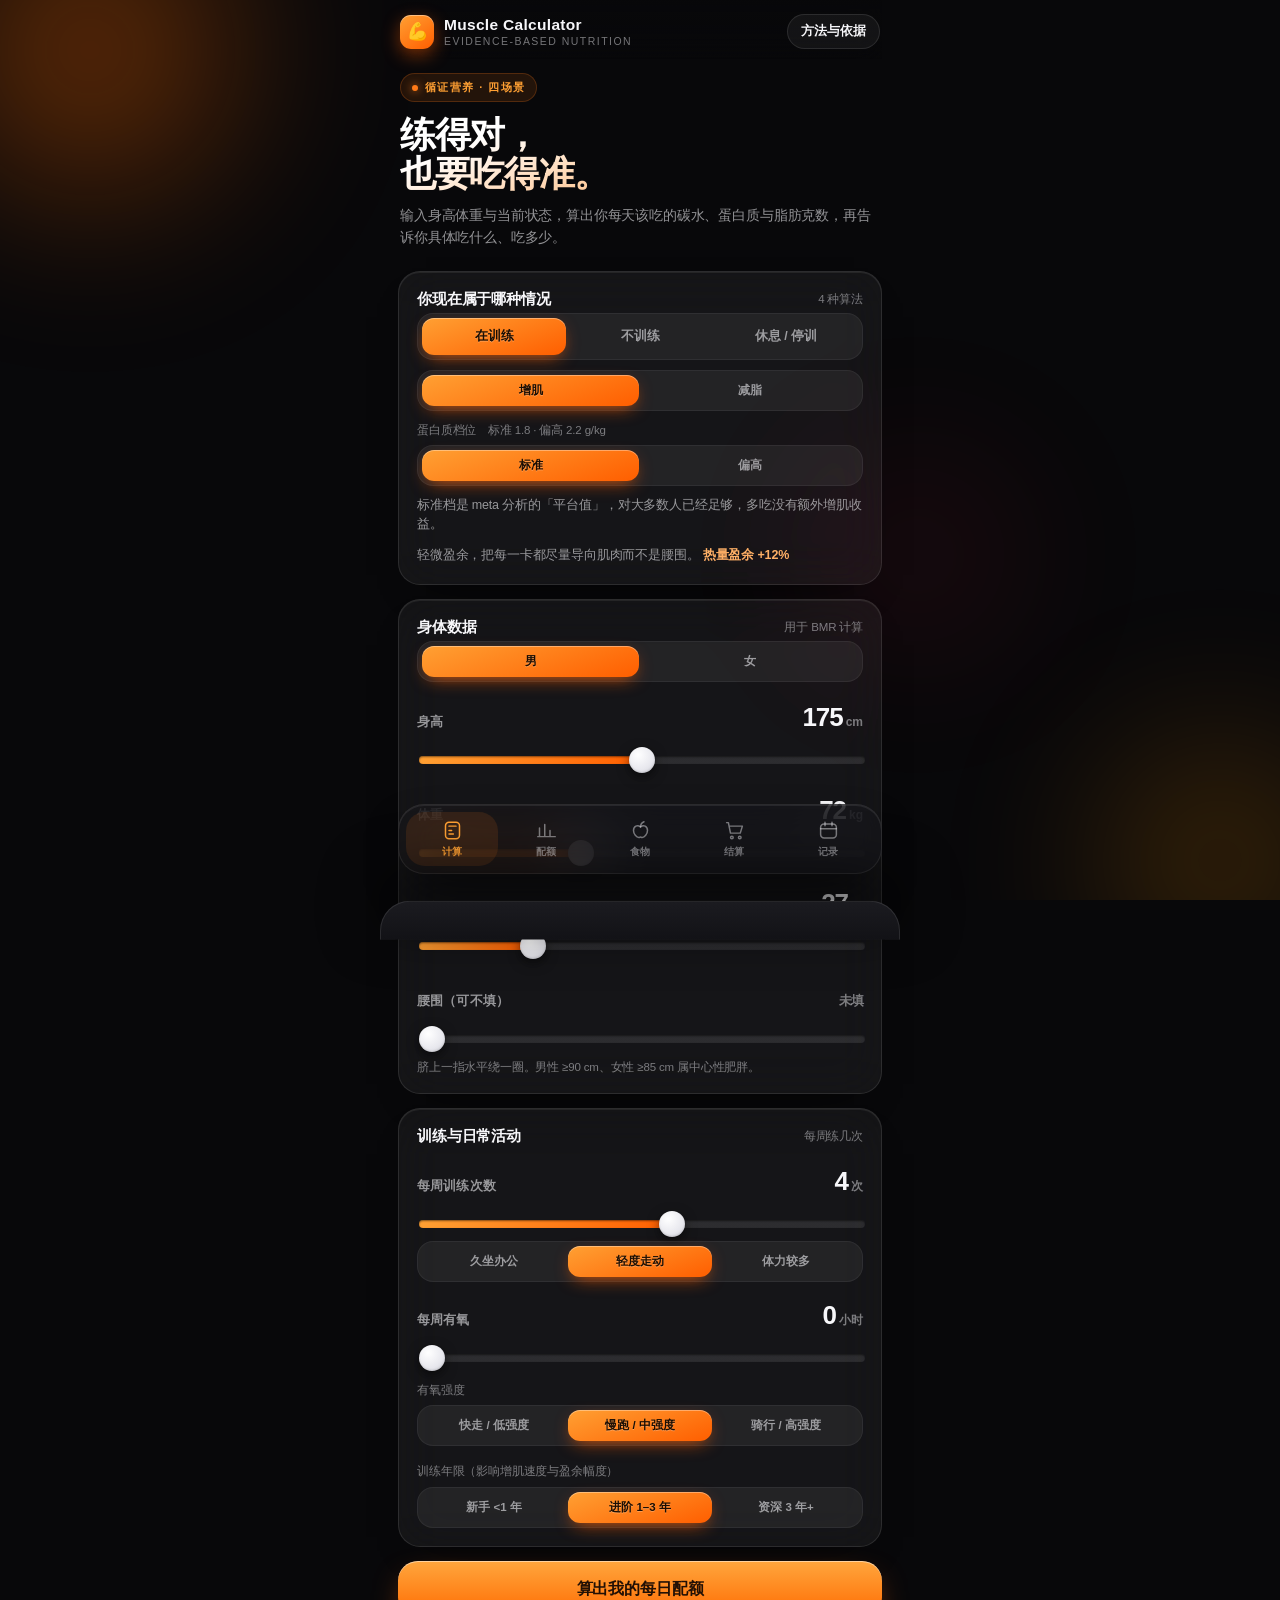
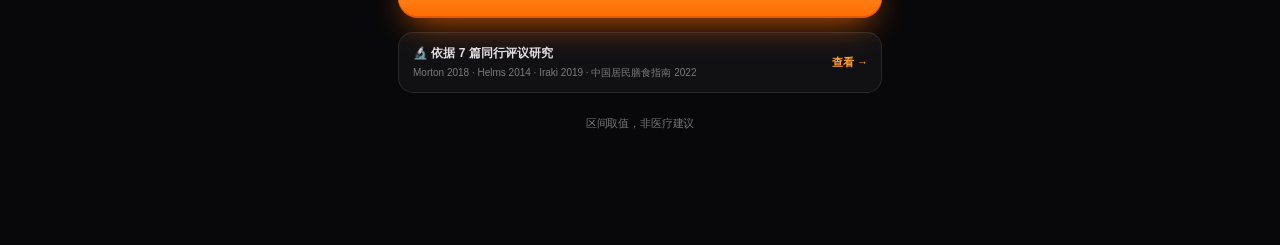
<file: index.html>
<!doctype html>
<html lang="zh-CN">
<head>
<meta charset="utf-8">
<meta name="viewport" content="width=device-width, initial-scale=1, viewport-fit=cover">
<title>Muscle Calculator · 增肌减脂饮食计算器</title>
<meta name="theme-color" content="#08080a">
<link rel="manifest" href="manifest.webmanifest">
<meta name="app-build" content="v2026.11.04 · 8e569768">
<link rel="apple-touch-icon" href="[data-uri]">
<link rel="icon" type="image/png" href="[data-uri]">
<meta name="apple-mobile-web-app-capable" content="yes">
<meta name="mobile-web-app-capable" content="yes">
<meta name="apple-mobile-web-app-status-bar-style" content="black-translucent">
<meta name="apple-mobile-web-app-title" content="Muscle Calculator">

<meta name="description" content="输入身高体重与训练状态，算出每天该吃的碳水、蛋白质、脂肪克数，并换算成具体食物与份量。">
<style>/* ================= Muscle Calculator — core styles ================= */
:root{
  --bg:#08080a;
  --bg-2:#101014;
  --card:rgba(255,255,255,.055);
  --card-2:rgba(255,255,255,.09);
  --line:rgba(255,255,255,.10);
  --txt:#f7f7fa;
  --dim:rgba(247,247,250,.58);
  --dim-2:rgba(247,247,250,.46);
  --orange:#ff7a18;
  --orange-2:#ffa033;
  --orange-3:#ff5e00;
  --green:#3ddc84;
  --blue:#0a84ff;
  --pink:#ff375f;
  --spring:cubic-bezier(.22,1.3,.36,1);
  --ease:cubic-bezier(.32,.72,0,1);
  --r-lg:30px;
  --r-md:22px;
  --r-sm:16px;
}

*{box-sizing:border-box;-webkit-tap-highlight-color:transparent}
html,body{margin:0;padding:0;height:100%}
body{
  background:var(--bg);
  color:var(--txt);
  font-family:-apple-system,BlinkMacSystemFont,"SF Pro Display","SF Pro Text","PingFang SC","Helvetica Neue",Arial,sans-serif;
  -webkit-font-smoothing:antialiased;
  overflow-x:hidden;
  letter-spacing:-.01em;
}

/* ambient light */
.ambient{position:fixed;inset:0;pointer-events:none;overflow:hidden;z-index:0}
.orb{position:absolute;border-radius:50%;filter:blur(80px);opacity:.5;will-change:transform}
.orb.a{width:420px;height:420px;background:radial-gradient(circle,#ff6a00,transparent 70%);top:-160px;left:-120px;animation:float1 18s ease-in-out infinite}
.orb.b{width:360px;height:360px;background:radial-gradient(circle,#ff9500,transparent 70%);bottom:-140px;right:-120px;opacity:.28;animation:float2 22s ease-in-out infinite}
.orb.c{width:300px;height:300px;background:radial-gradient(circle,#ff2d55,transparent 70%);top:45%;left:60%;opacity:.13;animation:float1 26s ease-in-out infinite reverse}
@keyframes float1{0%,100%{transform:translate3d(0,0,0)}50%{transform:translate3d(40px,50px,0)}}
@keyframes float2{0%,100%{transform:translate3d(0,0,0)}50%{transform:translate3d(-50px,-30px,0)}}

.app{
  position:relative;z-index:1;
  max-width:520px;margin:0 auto;
  min-height:100vh;
  padding:0 18px 128px;
  display:flex;flex-direction:column;
}

/* ---------------- top bar ---------------- */
.topbar{
  position:sticky;top:0;z-index:40;
  display:flex;align-items:center;justify-content:space-between;
  padding:14px 2px 10px;
  background:linear-gradient(to bottom,rgba(8,8,10,.92),rgba(8,8,10,.72) 70%,transparent);
  backdrop-filter:blur(14px);-webkit-backdrop-filter:blur(14px);
}
.brand{display:flex;align-items:center;gap:10px}
.brand-mark{
  width:34px;height:34px;border-radius:11px;
  background:linear-gradient(145deg,var(--orange-2),var(--orange-3));
  display:grid;place-items:center;font-size:17px;
  box-shadow:0 6px 18px rgba(255,94,0,.45), inset 0 1px 0 rgba(255,255,255,.4);
}
.brand-name{font-size:15.5px;font-weight:700;letter-spacing:.02em}
.brand-sub{font-size:10.5px;color:var(--dim-2);letter-spacing:.14em;text-transform:uppercase;margin-top:1px}

.ghost-btn{
  border:1px solid var(--line);background:rgba(255,255,255,.05);
  color:var(--txt);font-size:12.5px;font-weight:600;
  padding:8px 13px;border-radius:99px;
  display:inline-flex;align-items:center;gap:6px;
  transition:transform .25s var(--spring),background .2s;
  cursor:pointer;
}
.ghost-btn:active{transform:scale(.94);background:rgba(255,255,255,.11)}

/* ---------------- screens ---------------- */
.screen{display:none;animation:screenIn .5s var(--ease) both}
.screen.active{display:block}
@keyframes screenIn{from{opacity:0;transform:translateY(14px) scale(.99)}to{opacity:1;transform:none}}

/* ---------------- hero ---------------- */
.hero{padding:14px 2px 22px}
.kicker{
  display:inline-flex;align-items:center;gap:7px;
  font-size:11px;font-weight:650;letter-spacing:.13em;text-transform:uppercase;
  color:var(--orange-2);
  background:rgba(255,122,24,.11);
  border:1px solid rgba(255,122,24,.22);
  padding:6px 11px;border-radius:99px;margin-bottom:14px;
}
.kicker .dot{width:6px;height:6px;border-radius:50%;background:var(--orange);box-shadow:0 0 10px var(--orange);animation:pulse 2s infinite}
@keyframes pulse{50%{opacity:.35}}
h1{
  font-size:36px;line-height:1.08;margin:0 0 10px;font-weight:800;
  letter-spacing:-.035em;
  background:linear-gradient(160deg,#fff 20%,#ffb877 70%,#ff6a00 100%);
  -webkit-background-clip:text;background-clip:text;color:transparent;
}
.hero p{margin:0;color:var(--dim);font-size:14px;line-height:1.6;max-width:34em}

/* ---------------- cards ---------------- */
.card{
  background:var(--card);
  border:1px solid var(--line);
  border-radius:var(--r-md);
  padding:18px;
  margin-bottom:14px;
  backdrop-filter:blur(24px) saturate(1.4);
  -webkit-backdrop-filter:blur(24px) saturate(1.4);
  box-shadow:0 18px 40px -28px rgba(0,0,0,.9), inset 0 1px 0 rgba(255,255,255,.07);
}
.card.tight{padding:14px}
.card-title{display:flex;align-items:center;justify-content:space-between;margin-bottom:4px}
.card-title h3{margin:0;font-size:15px;font-weight:700;letter-spacing:-.01em}
.card-hint{font-size:11.5px;color:var(--dim-2)}
.card p.lead{margin:6px 0 0;color:var(--dim);font-size:12.5px;line-height:1.55}

/* ---------------- segmented control ---------------- */
.seg{
  position:relative;display:flex;gap:2px;
  background:rgba(255,255,255,.06);
  border:1px solid rgba(255,255,255,.06);
  padding:4px;border-radius:16px;
  isolation:isolate;
}
.seg{--n:3;--i:0}
.seg .thumb{
  position:absolute;top:4px;bottom:4px;left:4px;
  width:calc((100% - 8px - (var(--n) - 1) * 2px) / var(--n));
  transform:translateX(calc(var(--i) * (100% + 2px)));
  border-radius:12px;
  background:linear-gradient(160deg,var(--orange-2),var(--orange-3));
  box-shadow:0 6px 18px -6px rgba(255,94,0,.9), inset 0 1px 0 rgba(255,255,255,.35);
  transition:transform .42s var(--spring);
  z-index:-1;
}
.seg button{
  flex:1;position:relative;
  background:none;border:0;color:var(--dim);
  font-family:inherit;font-size:12.5px;font-weight:650;
  padding:10px 4px;border-radius:12px;cursor:pointer;
  transition:color .25s;
  white-space:nowrap;
}
.seg button.on{color:#1a0e04;text-shadow:0 1px 0 rgba(255,255,255,.25)}
.seg.small button{font-size:11.5px;padding:8px 2px}

/* ---------------- sliders ---------------- */
.field{margin-top:20px}
.field:first-child{margin-top:0}
.field-head{display:flex;align-items:baseline;justify-content:space-between;margin-bottom:12px}
.field-label{font-size:12.5px;color:var(--dim);font-weight:600;letter-spacing:.01em}
.field-value{font-size:26px;font-weight:750;letter-spacing:-.04em;font-variant-numeric:tabular-nums}
.field-value small{font-size:12px;color:var(--dim-2);font-weight:600;margin-left:3px;letter-spacing:0}

input[type=range]{
  -webkit-appearance:none;appearance:none;
  width:100%;height:30px;background:transparent;cursor:pointer;display:block;
}
input[type=range]::-webkit-slider-runnable-track{
  height:8px;border-radius:99px;
  background:linear-gradient(to right,var(--orange-2) 0%,var(--orange-3) var(--p,50%),rgba(255,255,255,.10) var(--p,50%),rgba(255,255,255,.10) 100%);
  box-shadow:inset 0 1px 2px rgba(0,0,0,.5);
}
input[type=range]::-webkit-slider-thumb{
  -webkit-appearance:none;appearance:none;
  width:26px;height:26px;border-radius:50%;margin-top:-9px;
  background:radial-gradient(circle at 35% 30%,#fff,#e8e8ee 60%,#cfcfd8);
  border:0;
  box-shadow:0 4px 12px rgba(0,0,0,.55),0 0 0 .5px rgba(0,0,0,.15),inset 0 -1px 2px rgba(0,0,0,.15);
  transition:transform .22s var(--spring);
}
input[type=range]:active::-webkit-slider-thumb{transform:scale(1.16)}
input[type=range]::-moz-range-track{height:8px;border-radius:99px;background:rgba(255,255,255,.1)}
input[type=range]::-moz-range-progress{height:8px;border-radius:99px;background:linear-gradient(90deg,var(--orange-2),var(--orange-3))}
input[type=range]::-moz-range-thumb{width:24px;height:24px;border:0;border-radius:50%;background:#fff;box-shadow:0 4px 12px rgba(0,0,0,.5)}

/* ---------------- primary button ---------------- */
.btn-primary{
  width:100%;border:0;cursor:pointer;
  font-family:inherit;font-size:16px;font-weight:750;letter-spacing:-.01em;
  color:#221005;
  padding:18px;border-radius:20px;
  background:linear-gradient(180deg,#ffa63d,#ff6a00);
  box-shadow:0 14px 34px -12px rgba(255,106,0,.85), inset 0 1px 0 rgba(255,255,255,.5), inset 0 -2px 0 rgba(160,60,0,.35);
  transition:transform .3s var(--spring),filter .2s,box-shadow .3s;
  position:relative;overflow:hidden;
}
.btn-primary:active{transform:scale(.965);filter:brightness(1.06)}
.btn-primary[disabled]{opacity:.4;pointer-events:none}
.btn-primary .shine{
  position:absolute;inset:0;
  background:linear-gradient(110deg,transparent 30%,rgba(255,255,255,.35) 47%,transparent 62%);
  transform:translateX(-120%);
  animation:shine 4.2s ease-in-out infinite;
}
@keyframes shine{0%,60%{transform:translateX(-120%)}85%,100%{transform:translateX(120%)}}

.btn-secondary{
  width:100%;border:1px solid var(--line);cursor:pointer;
  font-family:inherit;font-size:14px;font-weight:650;color:var(--txt);
  padding:15px;border-radius:18px;background:rgba(255,255,255,.06);
  transition:transform .3s var(--spring),background .2s;
}
.btn-secondary:active{transform:scale(.97);background:rgba(255,255,255,.12)}

.btn-row{display:flex;gap:10px;margin-top:14px}
.btn-row .btn-secondary{margin:0}

/* ---------------- tabs bar ---------------- */
.tabbar{
  position:fixed;left:50%;transform:translateX(-50%);
  bottom:calc(16px + env(safe-area-inset-bottom));
  width:min(484px,calc(100% - 36px));
  display:flex;gap:2px;
  padding:7px;border-radius:26px;
  background:rgba(22,22,26,.72);
  border:1px solid rgba(255,255,255,.09);
  backdrop-filter:blur(30px) saturate(1.8);
  -webkit-backdrop-filter:blur(30px) saturate(1.8);
  box-shadow:0 20px 50px -20px rgba(0,0,0,.95), inset 0 1px 0 rgba(255,255,255,.08);
  z-index:50;
}
.tab{
  flex:1;border:0;background:none;cursor:pointer;
  display:flex;flex-direction:column;align-items:center;gap:4px;
  padding:8px 0 7px;border-radius:19px;
  color:var(--dim-2);font-family:inherit;font-size:10px;font-weight:600;
  transition:color .25s,background .25s,transform .3s var(--spring);
}
.tab svg{width:21px;height:21px;stroke:currentColor;fill:none;stroke-width:1.7;stroke-linecap:round;stroke-linejoin:round}
.tab.on{color:var(--orange-2);background:rgba(255,122,24,.12)}
.tab:active{transform:scale(.92)}

/* ---------------- ring ---------------- */
.ring-wrap{display:flex;flex-direction:column;align-items:center;padding:6px 0 2px;position:relative}
.ring{transform:rotate(-90deg)}
.ring .track{stroke:rgba(255,255,255,.07);fill:none}
.ring .prog{fill:none;stroke:url(#ringGrad);stroke-linecap:round;transition:stroke-dashoffset 1.1s var(--ease)}
.ring-center{position:absolute;top:50%;left:50%;transform:translate(-50%,-50%);text-align:center;width:100%}
.ring-kcal{font-size:46px;font-weight:800;letter-spacing:-.045em;font-variant-numeric:tabular-nums;line-height:1}
.ring-unit{font-size:11px;color:var(--dim-2);letter-spacing:.2em;text-transform:uppercase;margin-top:6px}
.ring-delta{font-size:11.5px;color:var(--dim);margin-top:8px}

/* ---------------- macro cards ---------------- */
.macro-grid{display:grid;gap:10px;margin-top:4px}
.macro{
  display:flex;align-items:center;gap:13px;
  padding:13px 14px;border-radius:18px;
  background:rgba(255,255,255,.045);
  border:1px solid rgba(255,255,255,.07);
}
.macro .ico{
  width:42px;height:42px;border-radius:13px;flex:0 0 auto;
  display:grid;place-items:center;font-size:19px;
  background:rgba(255,255,255,.06);
}
.macro .body{flex:1;min-width:0}
.macro .name{font-size:12px;color:var(--dim);font-weight:600;letter-spacing:.02em}
.macro .val{font-size:20px;font-weight:750;letter-spacing:-.03em;font-variant-numeric:tabular-nums;margin-top:1px}
.macro .val small{font-size:11px;color:var(--dim-2);font-weight:600;margin-left:2px}
.macro .bar{height:4px;border-radius:99px;background:rgba(255,255,255,.09);margin-top:8px;overflow:hidden}
.macro .bar i{display:block;height:100%;border-radius:99px;width:0;transition:width .9s var(--ease) .15s}
.macro.c1 .ico{color:#ffd60a}.macro.c1 .bar i{background:linear-gradient(90deg,#ffd60a,#ff9f0a)}
.macro.c2 .ico{color:#ff6482}.macro.c2 .bar i{background:linear-gradient(90deg,#ff6482,#ff375f)}
.macro.c3 .ico{color:#64d2ff}.macro.c3 .bar i{background:linear-gradient(90deg,#64d2ff,#0a84ff)}
.macro .pct{font-size:11px;color:var(--dim-2);margin-top:6px}

/* ---------------- mini stats ---------------- */
.stat-grid{display:grid;grid-template-columns:1fr 1fr;gap:10px;margin-top:10px}
.stat{
  background:rgba(255,255,255,.04);border:1px solid rgba(255,255,255,.06);
  border-radius:16px;padding:12px 13px;
}
.stat .k{font-size:10.5px;color:var(--dim-2);letter-spacing:.04em}
.stat .v{font-size:16px;font-weight:700;letter-spacing:-.02em;margin-top:4px;font-variant-numeric:tabular-nums}
.stat .s{font-size:10.5px;color:var(--dim-2);margin-top:2px}

/* ---------------- accordion ---------------- */
.acc{border-radius:16px;overflow:hidden;border:1px solid rgba(255,255,255,.07);background:rgba(255,255,255,.03);margin-top:10px}
.acc summary{
  list-style:none;cursor:pointer;padding:14px 15px;
  display:flex;align-items:center;justify-content:space-between;gap:10px;
  font-size:13px;font-weight:650;
}
.acc summary::-webkit-details-marker{display:none}
.acc summary .chev{transition:transform .35s var(--spring);color:var(--dim-2);font-size:12px}
.acc[open] summary .chev{transform:rotate(90deg)}
.acc .acc-body{padding:0 15px 15px;font-size:12.5px;line-height:1.65;color:var(--dim)}

/* ---------------- food cards ---------------- */
.food-list{display:grid;gap:10px}
.food{
  display:flex;align-items:center;gap:13px;
  padding:12px;border-radius:20px;
  background:rgba(255,255,255,.045);
  border:1px solid rgba(255,255,255,.07);
  cursor:pointer;
  transition:transform .3s var(--spring),background .2s,border-color .2s;
  animation:cardIn .45s var(--ease) both;
}
@keyframes cardIn{from{opacity:0;transform:translateY(10px)}to{opacity:1;transform:none}}
.food:active{transform:scale(.975);background:rgba(255,255,255,.08);border-color:rgba(255,122,24,.4)}
.food .thumb{
  width:66px;height:66px;flex:0 0 auto;border-radius:18px;
  background:radial-gradient(circle at 30% 22%,rgba(255,255,255,.14),rgba(255,255,255,.03));
  display:grid;place-items:center;
  border:1px solid rgba(255,255,255,.06);
}
.food .thumb svg{width:52px;height:52px}
.food .info{flex:1;min-width:0}
.food .nm{font-size:14px;font-weight:700;letter-spacing:-.01em;display:flex;align-items:center;gap:6px}
.food .nm .tag{font-size:9px;font-weight:700;padding:2px 6px;border-radius:6px;background:rgba(255,122,24,.16);color:var(--orange-2);letter-spacing:.03em}
.food .macros{display:flex;gap:9px;margin-top:5px;font-size:10.5px;color:var(--dim-2);font-variant-numeric:tabular-nums}
.food .macros b{color:var(--txt);font-weight:650}
.food .tip{margin-top:6px;font-size:10.5px;color:rgba(247,247,250,.52);line-height:1.45;display:-webkit-box;-webkit-line-clamp:2;-webkit-box-orient:vertical;overflow:hidden}
.food .go{color:var(--dim-2);font-size:16px;flex:0 0 auto}

/* ---------------- meal builder ---------------- */
.slot{padding:14px;border-radius:20px;background:rgba(255,255,255,.045);border:1px solid rgba(255,255,255,.07);margin-bottom:11px}
.slot-head{display:flex;align-items:center;justify-content:space-between;margin-bottom:10px}
.slot-title{font-size:13px;font-weight:700;display:flex;align-items:center;gap:7px}
.slot-title .pip{width:7px;height:7px;border-radius:50%}
.slot-target{font-size:11px;color:var(--dim-2);font-variant-numeric:tabular-nums}
.chips{display:flex;gap:7px;overflow-x:auto;padding:2px 0 8px;scrollbar-width:none;-webkit-overflow-scrolling:touch;
  mask-image:linear-gradient(to right,#000 0,#000 88%,transparent 100%);
  -webkit-mask-image:linear-gradient(to right,#000 0,#000 88%,transparent 100%)}
.chips::-webkit-scrollbar{display:none}
.chip{
  flex:0 0 auto;display:flex;align-items:center;gap:6px;
  padding:6px 11px 6px 6px;border-radius:99px;
  background:rgba(255,255,255,.06);border:1px solid transparent;
  font-family:inherit;font-size:11.5px;font-weight:600;color:var(--dim);cursor:pointer;
  transition:all .28s var(--spring);
}
.chip svg{width:22px;height:22px}
.chip.on{background:rgba(255,122,24,.16);border-color:rgba(255,122,24,.5);color:#ffb066}
.chip:active{transform:scale(.94)}
.slot-body{display:flex;align-items:center;gap:14px}
.slot-body .big-ico{width:58px;height:58px;flex:0 0 auto}
.slot-body .big-ico svg{width:58px;height:58px}
.stepper{display:flex;align-items:center;gap:12px;margin-top:2px}
.stepper button{
  width:36px;height:36px;border-radius:50%;border:1px solid var(--line);
  background:rgba(255,255,255,.07);color:var(--txt);font-size:17px;font-weight:600;
  cursor:pointer;display:grid;place-items:center;transition:transform .25s var(--spring),background .2s;
}
.stepper button:active{transform:scale(.88);background:rgba(255,255,255,.16)}
.stepper .g{font-size:22px;font-weight:750;letter-spacing:-.03em;font-variant-numeric:tabular-nums;min-width:74px;text-align:center}
.stepper .g small{font-size:11px;color:var(--dim-2);font-weight:600;margin-left:1px}
.slot-result{margin-left:auto;text-align:right;font-size:11px;color:var(--dim-2);line-height:1.5}
.slot-result b{font-size:15px;color:var(--txt);font-variant-numeric:tabular-nums}
.slot-result .ok{color:var(--green)}

/* ---------------- totals bar ---------------- */
.totals{
  position:fixed;left:50%;transform:translateX(-50%);
  bottom:calc(94px + env(safe-area-inset-bottom));z-index:35;
  width:min(484px,calc(100% - 36px));
  margin:0;padding:13px 16px;border-radius:20px;
  background:rgba(26,26,30,.82);
  border:1px solid rgba(255,255,255,.1);
  backdrop-filter:blur(24px) saturate(1.6);
  -webkit-backdrop-filter:blur(24px) saturate(1.6);
  box-shadow:0 16px 40px -18px #000;
  display:flex;justify-content:space-between;gap:6px;
}
.totals .t{text-align:center;flex:1}
.totals .t .k{font-size:9.5px;color:var(--dim-2);letter-spacing:.05em}
.totals .t .v{font-size:14.5px;font-weight:750;font-variant-numeric:tabular-nums;margin-top:2px}
.totals .t .v.bad{color:var(--orange-2)}
.totals .t .v.good{color:var(--green)}

body.screen-meal #main{padding-bottom:168px}

/* ---------------- sheet ---------------- */
.sheet-mask{
  position:fixed;inset:0;z-index:80;
  background:rgba(0,0,0,.55);
  backdrop-filter:blur(6px);-webkit-backdrop-filter:blur(6px);
  opacity:0;pointer-events:none;transition:opacity .35s var(--ease);
}
.sheet-mask.on{opacity:1;pointer-events:auto}
.sheet{
  position:fixed;left:50%;bottom:0;z-index:81;
  width:min(520px,100%);max-height:88vh;overflow-y:auto;
  transform:translate(-50%,102%);
  transition:transform .5s var(--ease);
  background:linear-gradient(180deg,#1b1b20,#121216);
  border-radius:30px 30px 0 0;
  border:1px solid rgba(255,255,255,.1);
  border-bottom:0;
  padding:10px 20px calc(28px + env(safe-area-inset-bottom));
  box-shadow:0 -20px 60px rgba(0,0,0,.8);
}
.sheet.on{transform:translate(-50%,0)}
.sheet .grab{width:38px;height:5px;border-radius:99px;background:rgba(255,255,255,.2);margin:0 auto 16px}
.sheet h2{margin:0 0 4px;font-size:21px;letter-spacing:-.02em}
.sheet .sub{color:var(--dim-2);font-size:12px;margin-bottom:16px}
.sheet .sec{margin-top:18px}
.sheet .sec h4{margin:0 0 7px;font-size:12px;letter-spacing:.08em;text-transform:uppercase;color:var(--orange-2)}
.sheet .sec p{margin:0;font-size:13px;line-height:1.65;color:rgba(247,247,250,.8)}
.sheet .hero-ico{width:104px;height:104px;margin:0 auto 10px;display:block}

.ref{font-size:11px;color:var(--dim-2);line-height:1.6}
.ref a{color:var(--orange-2);text-decoration:none;border-bottom:1px solid rgba(255,122,24,.3)}

.pill-note{
  display:flex;gap:9px;align-items:flex-start;
  padding:11px 13px;border-radius:14px;
  background:rgba(255,122,24,.09);
  border:1px solid rgba(255,122,24,.2);
  font-size:11.5px;line-height:1.55;color:rgba(255,183,120,.95);
  margin-top:12px;
}
.pill-note .i{flex:0 0 auto}

.footer-note{font-size:10.5px;color:var(--dim-2);line-height:1.6;text-align:center;padding:22px 10px 4px}

/* desktop polish */
@media(min-width:900px){
  .app{padding-bottom:110px}
  .tabbar{bottom:26px}
}
@media(prefers-reduced-motion:reduce){
  *{animation-duration:.01ms!important;transition-duration:.01ms!important}
}

/* ---------------- 推荐组合 ---------------- */
.reco-list{display:grid;gap:8px}
.reco-row{
  display:flex;align-items:center;gap:11px;
  padding:10px;border-radius:16px;
  background:rgba(255,255,255,.04);
  border:1px solid rgba(255,255,255,.06);
  cursor:pointer;
  transition:transform .3s var(--spring),background .2s;
}
.reco-row:active{transform:scale(.975);background:rgba(255,255,255,.09)}
.reco-row .thumb{
  width:48px;height:48px;flex:0 0 auto;border-radius:14px;
  background:radial-gradient(circle at 30% 22%,rgba(255,255,255,.13),rgba(255,255,255,.02));
  display:grid;place-items:center;border:1px solid rgba(255,255,255,.06);
}
.reco-row .thumb svg{width:40px;height:40px}
.macro .ico svg{width:26px;height:26px}
.mini-tag{font-size:9px;font-weight:700;padding:2px 6px;border-radius:6px;letter-spacing:.03em;margin-left:6px}

/* ---------------- 调整建议 ---------------- */
.advice-box{
  margin-top:16px;padding:15px;border-radius:18px;
  border:1px solid rgba(255,255,255,.1);
  background:rgba(255,255,255,.05);
}
.advice-box .a-head{font-size:16px;font-weight:750;letter-spacing:-.01em}
.advice-box .a-rate{font-size:11.5px;color:var(--dim);margin-top:4px}
.advice-box .a-rate b{color:var(--txt)}
.advice-box ul{margin:10px 0 0;padding-left:17px;color:rgba(247,247,250,.78);font-size:12.5px;line-height:1.6}
.advice-box li{margin-bottom:6px}
.advice-box .a-plan{
  display:flex;flex-wrap:wrap;gap:10px;margin-top:12px;padding-top:11px;
  border-top:1px dashed rgba(255,255,255,.12);
  font-size:11.5px;color:var(--dim-2);
}
.advice-box .a-plan b{color:var(--txt);font-weight:700}

/* ---------------- 证据入口 ---------------- */
.evidence-bar{
  width:100%;display:flex;align-items:center;gap:12px;
  padding:13px 15px;margin-bottom:14px;border-radius:20px;
  background:linear-gradient(100deg,rgba(255,122,24,.16),rgba(255,122,24,.05) 60%,rgba(255,255,255,.04));
  border:1px solid rgba(255,122,24,.32);
  color:var(--txt);font-family:inherit;text-align:left;cursor:pointer;
  transition:transform .3s var(--spring),border-color .2s;
}
.evidence-bar:active{transform:scale(.975);border-color:rgba(255,122,24,.6)}
.eb-ico{font-size:20px;flex:0 0 auto;filter:drop-shadow(0 0 8px rgba(255,122,24,.6))}
.eb-body{flex:1;display:flex;flex-direction:column;gap:2px;min-width:0}
.eb-title{font-size:12.5px;font-weight:700}
.eb-sub{font-size:10.5px;color:rgba(255,183,120,.85)}
.eb-arrow{color:var(--orange-2);font-size:20px;flex:0 0 auto}

.evidence-inline{
  position:relative;width:100%;margin-top:14px;padding:12px 74px 12px 14px;border-radius:15px;
  background:rgba(255,255,255,.04);border:1px solid rgba(255,255,255,.09);
  color:var(--dim);font-family:inherit;text-align:left;cursor:pointer;
  display:block;
}
.evidence-inline .ei-title{display:block;font-size:12px;font-weight:700;color:rgba(247,247,250,.9);margin-bottom:3px}
.evidence-inline .ei-sub{display:block;font-size:10px;line-height:1.5;color:var(--dim-2)}
.evidence-inline .ei-go{
  position:absolute;right:13px;top:50%;transform:translateY(-50%);
  font-size:11px;font-weight:700;color:var(--orange-2);white-space:nowrap;
}
.evidence-inline:active{background:rgba(255,255,255,.09)}

/* ---------------- 研究卡片 ---------------- */
.study{
  padding:15px;border-radius:18px;margin-bottom:12px;
  background:rgba(255,255,255,.04);
  border:1px solid rgba(255,255,255,.08);
}
.study-top{display:flex;align-items:center;justify-content:space-between;gap:8px;margin-bottom:8px}
.rank{font-size:9.5px;font-weight:750;padding:3px 7px;border-radius:6px;letter-spacing:.04em}
.rank.a{background:rgba(61,220,132,.16);color:#3ddc84}
.rank.b{background:rgba(255,159,10,.16);color:#ffa033}
.rank.c{background:rgba(255,255,255,.1);color:var(--dim-2)}
.jrn{font-size:9.5px;color:var(--dim-2);text-align:right;letter-spacing:.01em}
.study-zh{font-size:14px;font-weight:700;line-height:1.45;letter-spacing:-.01em;display:flex;gap:7px}
.study-zh .idx{
  flex:0 0 auto;width:18px;height:18px;border-radius:50%;margin-top:2px;
  background:rgba(255,122,24,.18);color:var(--orange-2);
  font-size:10px;font-weight:750;display:grid;place-items:center;
}
.study-en{font-size:10px;color:rgba(247,247,250,.35);line-height:1.45;margin:6px 0 0 25px;font-style:italic}
.study-meta{font-size:10.5px;color:var(--dim-2);margin:8px 0 0 25px}
.study-find{font-size:12.5px;line-height:1.6;color:rgba(247,247,250,.85);margin:9px 0 0 25px}
.study-find b{color:var(--orange-2)}
.study-use{
  font-size:11.5px;line-height:1.55;color:rgba(255,183,120,.92);
  margin:9px 0 0 25px;padding:8px 10px;border-radius:10px;
  background:rgba(255,122,24,.09);border-left:2px solid rgba(255,122,24,.5);
}
.study-links{display:flex;flex-wrap:wrap;gap:8px;margin:11px 0 0 25px}
.study-link{
  display:inline-flex;align-items:center;gap:6px;
  padding:7px 11px;border-radius:10px;text-decoration:none;
  font-size:11px;font-weight:650;
  background:rgba(255,255,255,.07);border:1px solid rgba(255,255,255,.1);color:var(--txt);
}
.study-link .lk{font-size:8.5px;font-weight:600;padding:2px 5px;border-radius:4px;letter-spacing:.02em}
.study-link.cn{border-color:rgba(61,220,132,.35);background:rgba(61,220,132,.1)}
.study-link.cn .lk{background:rgba(61,220,132,.2);color:#7ff0b0}
.study-link.intl .lk{background:rgba(255,255,255,.1);color:var(--dim-2)}
.study-link:active{transform:scale(.97)}

/* ---------------- 记录 ---------------- */
.status-chip{
  display:inline-flex;align-items:center;gap:5px;
  font-size:11px;font-weight:700;padding:5px 11px;border-radius:99px;
  background:rgba(255,255,255,.08);color:var(--dim);
  border:1px solid rgba(255,255,255,.1);
}
.status-chip.met{background:rgba(61,220,132,.14);color:#3ddc84;border-color:rgba(61,220,132,.3)}
.status-chip.under{background:rgba(255,159,10,.13);color:#ffa033;border-color:rgba(255,159,10,.3)}
.status-chip.over{background:rgba(255,69,58,.14);color:#ff6b60;border-color:rgba(255,69,58,.32)}
.status-chip.none{background:rgba(255,255,255,.06);color:var(--dim-2)}

.log-bar{margin-top:14px}
.lb-top{display:flex;justify-content:space-between;font-size:11.5px;color:var(--dim);margin-bottom:7px}
.lb-top b{color:var(--txt);font-size:14px;font-variant-numeric:tabular-nums}
.lb-track{position:relative;height:7px;border-radius:99px;background:rgba(255,255,255,.09)}
.lb-target{position:absolute;top:-3px;bottom:-3px;width:1.5px;background:rgba(255,255,255,.5);border-radius:2px;transform:translateX(-1px)}
.lb-track i{display:block;height:100%;border-radius:99px;transition:width .6s var(--ease)}
.log-total{margin-top:16px;font-size:11.5px;color:var(--dim-2);text-align:center}
.log-total b{color:var(--txt);font-size:15px;font-variant-numeric:tabular-nums}

.log-row{
  display:flex;align-items:center;gap:11px;padding:10px 0;
  border-bottom:1px solid rgba(255,255,255,.06);cursor:pointer;
}
.log-row:last-child{border-bottom:0}
.lr-ico{width:34px;height:34px;border-radius:11px;background:rgba(255,255,255,.06);display:grid;place-items:center;font-size:16px;flex:0 0 auto}
.lr-body{flex:1;min-width:0}
.lr-top{display:flex;gap:8px;align-items:baseline;font-size:13px}
.lr-top b{font-weight:700}
.lr-top span{font-size:10.5px;color:var(--dim-2)}
.lr-macros{font-size:10.5px;color:var(--dim-2);margin-top:3px;font-variant-numeric:tabular-nums}
.lr-kcal{font-size:13px;font-weight:650;font-variant-numeric:tabular-nums;color:var(--dim)}
.lr-kcal small{font-size:9px;color:var(--dim-2);margin-left:2px}
.lr-del{
  width:26px;height:26px;border-radius:50%;border:0;background:rgba(255,255,255,.05);
  color:var(--dim-2);font-size:11px;cursor:pointer;flex:0 0 auto;
}
.lr-del:active{background:rgba(255,69,58,.2);color:#ff6b60}
.empty-note{font-size:12px;color:var(--dim-2);line-height:1.6;padding:14px 0;text-align:center}

/* 日历 */
.cal-head{display:flex;align-items:center;gap:8px;margin-bottom:14px}
.cal-nav{
  width:34px;height:34px;border-radius:50%;border:1px solid var(--line);
  background:rgba(255,255,255,.06);color:var(--txt);font-size:16px;cursor:pointer;
  display:grid;place-items:center;
}
.cal-nav:active{transform:scale(.92)}
.cal-title{flex:1;text-align:center;font-size:14.5px;font-weight:700;letter-spacing:-.01em}
.cal-today{
  border:1px solid rgba(255,122,24,.35);background:rgba(255,122,24,.12);
  color:var(--orange-2);font-size:11px;font-weight:650;padding:7px 11px;border-radius:99px;cursor:pointer;
  font-family:inherit;
}
.cal-week{display:grid;grid-template-columns:repeat(7,34px);justify-content:center;gap:7px;margin-bottom:7px}
.cal-week span{text-align:center;font-size:9.5px;color:var(--dim-2);font-weight:600}
.cal-grid{display:grid;grid-template-columns:repeat(7,1fr);gap:6px}
.cal-cell{
  position:relative;aspect-ratio:1;border-radius:11px;border:1px solid rgba(255,255,255,.06);
  background:rgba(255,255,255,.03);color:var(--dim-2);
  font-family:inherit;font-size:11px;cursor:pointer;padding:0;
  display:grid;place-items:center;
  transition:transform .22s var(--spring),background .2s;
}
.cal-cell.blank{background:none;border:0;pointer-events:none}
.cal-cell:active{transform:scale(.93)}
.cal-num{position:absolute;top:4px;left:6px;font-size:9.5px;font-weight:600;opacity:.75}
.cal-cell.none{color:rgba(255,69,58,.85);background:rgba(255,69,58,.05);border-color:rgba(255,69,58,.18)}
.cal-cell.none .cal-mark{font-size:11px;color:rgba(255,69,58,.8)}
.cal-cell.under{background:rgba(255,255,255,.09);border-color:rgba(255,255,255,.12);color:rgba(255,255,255,.5)}
.cal-cell.met{
  background:linear-gradient(160deg,#4ae08a,#0fbf62);border-color:rgba(255,255,255,.22);
  color:#04220f;box-shadow:0 6px 16px -8px rgba(16,191,98,.85);
}
.cal-cell.over{
  background:linear-gradient(160deg,#ff7a5c,#ff3b30);border-color:rgba(255,255,255,.22);
  color:#fff;box-shadow:0 6px 16px -8px rgba(255,59,48,.9);
}
.cal-mark{font-size:11px;opacity:.9}
.cal-dot{position:absolute;top:5px;right:5px;width:5px;height:5px;border-radius:50%;background:#fff}
.cal-cell.today{outline:2px solid rgba(255,255,255,.75);outline-offset:1px}
.cal-cell.over .cal-num{color:rgba(255,255,255,.95);opacity:1}
.cal-cell.met .cal-num{color:rgba(4,34,15,.85);opacity:1}
.cal-legend{display:flex;flex-wrap:wrap;gap:12px;margin-top:16px;font-size:10px;color:var(--dim-2)}
.cal-legend span{display:inline-flex;align-items:center;gap:5px}
.lg{width:12px;height:12px;border-radius:4px;display:inline-block}
.lg.met{background:linear-gradient(160deg,#4ae08a,#0fbf62)}
.lg.over{background:linear-gradient(160deg,#ff7a5c,#ff3b30)}
.lg.under{background:rgba(255,255,255,.16)}
.lg.none{background:rgba(255,69,58,.08);color:rgba(255,69,58,.9);font-size:9px;text-align:center;line-height:12px;border:1px solid rgba(255,69,58,.2)}

/* 记录弹层 */
.lf-date{
  display:flex;align-items:center;justify-content:space-between;gap:12px;
  padding:13px 15px;border-radius:16px;background:rgba(255,255,255,.05);
  border:1px solid rgba(255,255,255,.08);font-size:13px;font-weight:650;
}
.lf-date input{
  background:rgba(0,0,0,.25);border:1px solid rgba(255,255,255,.12);border-radius:10px;
  color:var(--txt);font-family:inherit;font-size:13px;padding:8px 10px;
}
.lf-slider{margin-bottom:14px}
.entry-live{
  margin-top:6px;padding:14px;border-radius:18px;text-align:center;
  background:linear-gradient(150deg,rgba(255,122,24,.14),rgba(255,122,24,.04));
  border:1px solid rgba(255,122,24,.25);
}
.live-kcal{font-size:30px;font-weight:800;letter-spacing:-.04em;font-variant-numeric:tabular-nums}
.live-kcal small{font-size:11px;font-weight:600;color:var(--dim-2);margin-left:4px}
.live-sub{font-size:10px;color:var(--dim-2);letter-spacing:.06em;margin-top:2px}
.live-macros{display:flex;justify-content:center;gap:14px;margin-top:10px;font-size:11px;color:var(--dim-2);font-variant-numeric:tabular-nums}

/* 某天详情 */
.day-rows{margin-top:6px}
.day-row{
  display:flex;align-items:center;gap:10px;padding:11px 0;
  border-bottom:1px solid rgba(255,255,255,.06);font-size:12.5px;
}
.dr-name{width:44px;color:var(--dim)}
.dr-val{flex:1;font-variant-numeric:tabular-nums;color:var(--txt);font-weight:600}
.dr-tag{font-size:10.5px;font-weight:650;padding:3px 8px;border-radius:99px;border:1px solid}
.history-group{margin-bottom:18px}
.hg-head{display:flex;align-items:center;gap:8px;font-size:11.5px;color:var(--dim);margin-bottom:2px}
.hg-kcal{margin-left:auto;color:var(--dim-2);font-variant-numeric:tabular-nums}

.lb-flag{
  display:inline-block;margin-left:6px;padding:1px 6px;border-radius:5px;
  font-size:9.5px;font-weight:700;font-style:normal;letter-spacing:.01em;
  background:rgba(255,255,255,.08);color:var(--dim-2);
}
.lb-flag.ok{background:rgba(61,220,132,.15);color:#3ddc84}
.lb-flag.low{background:rgba(255,159,10,.16);color:#ffa033}
.lb-flag.high{background:rgba(255,69,58,.16);color:#ff6b60}
.cal-cell.today{outline:2px solid rgba(255,255,255,.82);outline-offset:1px}
.cal-cell.over{background:linear-gradient(160deg,#ff9f0a,#ff3b30)}
.cal-dot{position:absolute;bottom:5px;right:5px;width:5px;height:5px;border-radius:50%;background:#fff;box-shadow:0 0 6px rgba(255,255,255,.8)}

.lv-wrap{display:inline-flex;align-items:baseline;gap:2px}
.lv-input{
  width:74px;background:rgba(255,255,255,.07);border:1px solid rgba(255,255,255,.1);
  border-radius:9px;padding:2px 8px;outline:none;
  color:var(--txt);font-family:inherit;font-size:19px;font-weight:750;
  text-align:right;font-variant-numeric:tabular-nums;letter-spacing:-.02em;
  -moz-appearance:textfield;appearance:textfield;
}
.lv-input::-webkit-outer-spin-button,.lv-input::-webkit-inner-spin-button{-webkit-appearance:none;margin:0}
.lv-input:focus{color:var(--orange-2);border-color:rgba(255,122,24,.55);background:rgba(255,122,24,.1)}

/* ---------------- 食物搜索 ---------------- */
.food-search{
  display:flex;align-items:center;gap:9px;
  padding:0 14px;height:44px;margin:0 0 12px;
  background:rgba(255,255,255,.05);border:1px solid rgba(255,255,255,.09);
  border-radius:14px;
}
.fs-ico{color:var(--dim-2);font-size:15px}
.food-search input{
  flex:1;min-width:0;background:none;border:0;outline:none;
  color:var(--txt);font-family:inherit;font-size:13px;
  -webkit-appearance:none;appearance:none;
}
.food-search input::placeholder{color:rgba(247,247,250,.32)}
.food-search input::-webkit-search-cancel-button{-webkit-appearance:none}
.fs-count{font-size:10.5px;color:var(--dim-2);font-variant-numeric:tabular-nums}

/* ---------------- 烹调方式 ---------------- */
.method-row{margin-top:12px;display:flex;align-items:flex-start;gap:8px}
.method-label{font-size:10.5px;color:var(--dim-2);flex:0 0 auto;padding-top:5px}
.method-chips{mask-image:none;-webkit-mask-image:none;padding:0;flex-wrap:nowrap}
.chip.sm{font-size:10.5px;padding:5px 9px;gap:4px}
.oil-line{
  margin-top:9px;font-size:10.5px;color:var(--dim-2);
  background:rgba(255,255,255,.04);border-radius:10px;padding:7px 10px;line-height:1.45;
}
.oil-line.has{color:#ffc078;background:rgba(255,122,24,.09);border:1px solid rgba(255,122,24,.2)}
.oil-banner{
  margin:0 0 12px;padding:11px 13px;border-radius:14px;
  background:rgba(255,193,7,.07);border:1px solid rgba(255,193,7,.22);
  color:#ffd88a;font-size:11px;line-height:1.55;
}
.oil-banner b{color:#ffe4ae}

/* ---------------- 日历缩放 ---------------- */
.cal-zoom{margin:0 0 14px}
.cal-grid{grid-template-columns:repeat(7,34px);justify-content:center;gap:7px}
.cal-cell{width:34px;height:34px;aspect-ratio:auto;border-radius:10px;font-size:10px}
.cal-cell.sm{border-radius:3px;border:0;width:100%;height:auto;aspect-ratio:1}
.cal-cell.xs{border-radius:2px;border:0;width:100%;height:auto;aspect-ratio:1}
.q-grid .cal-cell.sm{aspect-ratio:1;width:100%}
.cal-cell.blank{background:none;border:0;width:34px;height:34px}
.cal-cell.xs.none{background:rgba(255,69,58,.075)}
.cal-cell.sm.none{background:rgba(255,69,58,.08)}
.cal-cell.xs.under,.cal-cell.sm.under{background:rgba(255,255,255,.2)}
.cal-cell.xs.met,.cal-cell.sm.met{background:linear-gradient(160deg,#4ae08a,#0fbf62);box-shadow:none}
.cal-cell.xs.over,.cal-cell.sm.over{background:linear-gradient(160deg,#ff9f0a,#ff3b30);box-shadow:none}
.cal-cell.xs.today,.cal-cell.sm.today{outline:1.5px solid rgba(255,255,255,.9);outline-offset:1px}

.year-view{display:grid;gap:5px;margin:4px 0 2px}
.year-row{display:flex;align-items:center;gap:7px}
.year-label{width:24px;flex:0 0 auto;font-size:9px;color:var(--dim-2);text-align:right}
.year-cells{display:grid;grid-template-columns:repeat(31,1fr);gap:2px;flex:1}

.quarter-grid{display:grid;grid-template-columns:repeat(3,1fr);gap:12px}
.q-month{min-width:0}
.q-title{font-size:10.5px;font-weight:650;color:var(--dim);margin-bottom:5px;text-align:center}
.q-week{display:grid;grid-template-columns:repeat(7,1fr);gap:2px;margin-bottom:3px}
.q-week span{font-size:7px;color:var(--dim-2);text-align:center}
.q-grid{display:grid;grid-template-columns:repeat(7,1fr);gap:2px}
.q-grid > span{display:block}
.year-pad{display:block;width:100%;aspect-ratio:1}
.build-stamp{text-align:center;font-size:10px;color:rgba(247,247,250,.28);margin-top:18px;letter-spacing:.02em}

/* 供能比判定 */
.diet-chip{
  display:flex;align-items:flex-start;gap:7px;
  margin-top:14px;padding:10px 12px;border-radius:12px;
  font-size:11px;line-height:1.5;
  background:rgba(255,255,255,.05);border:1px solid rgba(255,255,255,.09);color:var(--dim);
}
.diet-chip .dc-dot{width:6px;height:6px;border-radius:50%;background:var(--dim-2);margin-top:5px;flex:0 0 auto}
.diet-chip.amdr{background:rgba(61,220,132,.07);border-color:rgba(61,220,132,.22);color:#9fe8bf}
.diet-chip.amdr .dc-dot{background:#3ddc84}
.diet-chip.hpd{background:rgba(10,132,255,.07);border-color:rgba(10,132,255,.22);color:#9ccbff}
.diet-chip.hpd .dc-dot{background:#64d2ff}
.diet-chip.out{background:rgba(255,159,10,.08);border-color:rgba(255,159,10,.25);color:#ffc078}
.diet-chip.out .dc-dot{background:#ffa033}
.ring-rest{font-size:10.5px;color:var(--dim-2);margin-top:5px;letter-spacing:.02em}

/* GI 标签 */
.gi{font-size:8.5px;font-weight:700;padding:1px 5px;border-radius:4px;letter-spacing:.02em;white-space:nowrap}
.gi.高{background:rgba(255,69,58,.16);color:#ff8a80}
.gi.中{background:rgba(255,159,10,.16);color:#ffb454}
.gi.低{background:rgba(61,220,132,.14);color:#6ee7a0}

/* 等量替换 */
.swap-row{display:flex;gap:7px;align-items:center;margin-top:10px;overflow-x:auto;scrollbar-width:none}
.swap-row::-webkit-scrollbar{display:none}
.swap-label{flex:0 0 auto;font-size:10px;color:var(--dim-2)}

/* 餐序 */
.seq-list{display:grid;gap:6px}
.seq-row{display:flex;align-items:center;gap:10px;padding:8px 10px;border-radius:10px;background:rgba(255,255,255,.04)}
.seq-idx{width:18px;height:18px;border-radius:50%;background:rgba(255,122,24,.18);color:var(--orange-2);font-size:10px;font-weight:700;display:grid;place-items:center;flex:0 0 auto}
.seq-role{font-size:12px;font-weight:650;flex:1}
.seq-share{font-size:10.5px;color:var(--dim-2);font-variant-numeric:tabular-nums}
.seq-tips{margin:11px 0 0;padding-left:16px;font-size:10.5px;line-height:1.55;color:var(--dim-2)}
.seq-tips b{color:rgba(247,247,250,.8)}
.seq-tips li{margin-bottom:4px}

/* 交互优化：去掉移动端双击缩放延迟与长按选中 */
button,.chip,.tab,.food,.cal-cell,.reco-row,.slot,.log-row{touch-action:manipulation;-webkit-user-select:none;user-select:none}
.chip{min-height:32px}
.chip.sm{min-height:28px}
.cal-nav,.cal-today,.lr-del,.stepper button{min-width:34px;min-height:34px}

/* ---------------- 体重 ---------------- */
.weight-top{display:flex;align-items:flex-end;justify-content:space-between;margin:6px 0 8px}
.weight-num{font-size:38px;font-weight:800;letter-spacing:-.04em;font-variant-numeric:tabular-nums;line-height:1}
.weight-num small{font-size:12px;font-weight:600;color:var(--dim-2);margin-left:4px;letter-spacing:0}
.weight-delta{display:flex;gap:12px;font-size:11px;color:var(--dim-2);font-variant-numeric:tabular-nums}
.spark{width:100%;height:64px;display:block;margin:4px 0 2px}

/* 工具条 */
.tool-row{display:flex;gap:8px;margin-bottom:16px;flex-wrap:wrap}
.tool-row .chip{cursor:pointer}

/* 再来一份 */
.lr-again{
  border:1px solid rgba(255,122,24,.3);background:rgba(255,122,24,.1);
  color:#ffb066;font-family:inherit;font-size:10px;font-weight:650;
  padding:4px 8px;border-radius:8px;cursor:pointer;white-space:nowrap;flex:0 0 auto;
  transition:transform .2s var(--spring),background .2s;
}
.lr-again:active{transform:scale(.93);background:rgba(255,122,24,.22)}

/* 菜品入口 */
.dish-entry{
  width:100%;display:flex;flex-direction:column;gap:2px;align-items:flex-start;
  padding:12px 14px;margin-bottom:12px;border-radius:16px;
  background:linear-gradient(100deg,rgba(255,159,10,.12),rgba(255,255,255,.04));
  border:1px solid rgba(255,159,10,.28);color:var(--txt);
  font-family:inherit;font-size:12.5px;font-weight:650;text-align:left;cursor:pointer;
  transition:transform .25s var(--spring),border-color .2s;
}
.dish-entry:active{transform:scale(.985);border-color:rgba(255,159,10,.55)}
.dish-entry .de-sub{font-size:10.5px;color:var(--dim-2);font-weight:500}

/* 菜品列表 */
.dish-row{
  display:flex;gap:12px;padding:12px 0;border-bottom:1px solid rgba(255,255,255,.06);
}
.dish-row:last-child{border-bottom:0}
.dish-main{flex:1;min-width:0}
.dish-name{font-size:13.5px;font-weight:700;display:flex;align-items:baseline;gap:7px;flex-wrap:wrap}
.dish-portion{font-size:10px;color:var(--dim-2);font-weight:500}
.dish-note{font-size:10.5px;color:var(--dim-2);margin-top:4px;line-height:1.45}
.dish-macros{text-align:right;font-size:10px;color:var(--dim-2);white-space:nowrap;line-height:1.6}
.dish-macros b{font-size:15px;color:var(--txt);font-weight:750}
.lb-flag.none{background:rgba(255,255,255,.06);color:var(--dim-2)}

/* ---------------- 选购 / 购物车 ---------------- */
.add-btn{
  width:36px;height:36px;flex:0 0 auto;border-radius:50%;
  border:1px solid rgba(255,122,24,.35);
  background:rgba(255,122,24,.14);color:var(--orange-2);
  font-size:18px;font-weight:600;line-height:1;cursor:pointer;
  display:grid;place-items:center;
  transition:transform .25s var(--spring),background .2s;
}
.add-btn:active{transform:scale(.86);background:rgba(255,122,24,.3)}
.add-btn.in{background:rgba(61,220,132,.16);border-color:rgba(61,220,132,.4);color:#3ddc84;font-size:15px}

.cart-bar{
  position:sticky;bottom:calc(94px + env(safe-area-inset-bottom));z-index:45;
  display:flex;align-items:center;justify-content:space-between;gap:12px;
  margin-top:16px;padding:12px 14px 12px 18px;border-radius:20px;
  background:rgba(26,26,30,.92);border:1px solid rgba(255,122,24,.45);
  backdrop-filter:blur(20px);-webkit-backdrop-filter:blur(20px);
  box-shadow:0 16px 40px -16px rgba(0,0,0,.9);
}
.cb-left{display:flex;align-items:center;gap:10px;min-width:0}
.cb-count{
  min-width:24px;height:24px;border-radius:99px;background:linear-gradient(180deg,#ffa63d,#ff6a00);
  color:#231005;font-size:12px;font-weight:800;display:grid;place-items:center;padding:0 7px;
}
.cb-kcal{font-size:11.5px;color:var(--dim);font-variant-numeric:tabular-nums;white-space:nowrap}
.cb-go{
  flex:0 0 auto;border:0;border-radius:14px;padding:10px 16px;
  background:linear-gradient(180deg,#ffa63d,#ff6a00);color:#231005;
  font-family:inherit;font-size:13px;font-weight:750;cursor:pointer;
  transition:transform .25s var(--spring);
}
.cb-go:active{transform:scale(.94)}
.cart-fab{
  z-index:45;display:flex;align-items:center;gap:8px;
  padding:12px 16px;border-radius:99px;border:1px solid rgba(255,122,24,.4);
  background:linear-gradient(180deg,#ffa63d,#ff6a00);color:#231005;
  font-family:inherit;font-size:12.5px;font-weight:750;cursor:pointer;
  box-shadow:0 12px 30px -10px rgba(255,106,0,.8);
  transition:transform .3s var(--spring),box-shadow .3s;
}
.cart-fab:active{transform:scale(.94)}
.cart-fab:not(.has){background:rgba(30,30,34,.9);color:var(--dim);border-color:rgba(255,255,255,.12);box-shadow:0 10px 24px -12px #000}
.cart-ico{font-size:16px}
.cart-badge{
  position:absolute;top:-6px;right:-4px;min-width:20px;height:20px;border-radius:99px;
  background:#ff375f;color:#fff;font-size:11px;font-weight:750;
  display:grid;place-items:center;padding:0 5px;border:2px solid #0a0a0c;
}
.cart-kcal{letter-spacing:-.01em}


.fly-dot{
  position:fixed;width:12px;height:12px;border-radius:50%;z-index:99;
  background:var(--orange-2);box-shadow:0 0 12px rgba(255,122,24,.9);
  pointer-events:none;transition:transform .5s cubic-bezier(.4,0,.2,1),opacity .5s;
}

/* 购物车条目 */
.cart-item{display:flex;gap:11px;align-items:flex-start;padding:12px 0;border-bottom:1px solid rgba(255,255,255,.06);position:relative}
.cart-item:last-child{border-bottom:0}
.ci-thumb{width:44px;height:44px;flex:0 0 auto;border-radius:12px;background:rgba(255,255,255,.05);display:grid;place-items:center;font-size:20px}
.ci-thumb svg{width:36px;height:36px}
.ci-body{flex:1;min-width:0}
.ci-name{font-size:13px;font-weight:700}
.ci-portion{font-size:10px;color:var(--dim-2);font-weight:500;margin-left:6px}
.ci-sub{font-size:10px;color:var(--dim-2);margin-top:4px;line-height:1.4}
.ci-right{text-align:right;flex:0 0 auto}
.ci-kcal{font-size:10.5px;color:var(--dim-2);margin-top:6px}
.ci-del{
  position:absolute;right:0;top:6px;width:22px;height:22px;border-radius:50%;
  border:0;background:transparent;color:rgba(247,247,250,.3);font-size:11px;cursor:pointer;
}
.ci-del:active{color:#ff6482}
.stepper.sm button{width:28px;height:28px;font-size:14px}
.stepper.sm .g{font-size:15px;min-width:58px}
.chip.xs{font-size:9.5px;padding:3px 7px;min-height:24px;gap:3px}
.chip.xs.on{background:rgba(255,122,24,.2);border-color:rgba(255,122,24,.55);color:#ffb066}

/* 营养进度条 */
.macro-bar{margin-bottom:14px}
.mb-top{display:flex;justify-content:space-between;font-size:11.5px;color:var(--dim);margin-bottom:6px}
.mb-top b{font-size:13px;color:var(--txt);font-variant-numeric:tabular-nums}
.mb-track{height:8px;border-radius:99px;background:rgba(255,255,255,.08);overflow:hidden}
.mb-track i{display:block;height:100%;border-radius:99px;transition:width .5s var(--ease)}
.mb-flag{font-size:10px;margin-top:5px;font-weight:650}
.macro-bar.over .mb-flag{color:#ff6b60}
.macro-bar.under .mb-flag{color:#ffc078}
.macro-bar.ok .mb-flag{color:#3ddc84}
.macro-bar.over .mb-track{background:rgba(255,69,58,.18)}
.macro-bar.under .mb-track{background:rgba(255,159,10,.16)}
.macro-bar.ok .mb-track{background:rgba(61,220,132,.16)}
.cart-target-line{font-size:10.5px;color:var(--dim-2);margin-top:10px}
.cart-total{font-size:11.5px;color:var(--dim);text-align:center;margin-top:4px}
.cart-total b{font-size:18px;color:var(--txt);font-variant-numeric:tabular-nums}
.fd-qty{display:flex;align-items:center;justify-content:space-between;margin-top:12px;font-size:12px;color:var(--dim)}
.dish-thumb{font-size:22px}
.cart-tip{font-size:10.5px;color:rgba(255,183,120,.9);line-height:1.5;margin-top:8px}

@media(min-width:521px){ .cart-fab{right:calc(50% - 240px)} }

/* ---------------- 选购实时进度 ---------------- */
.shop-progress{
  margin:0 0 14px;padding:12px 14px;border-radius:16px;
  background:rgba(255,255,255,.045);border:1px solid rgba(255,255,255,.08);
}
.sp-head{display:flex;justify-content:space-between;font-size:10.5px;color:var(--dim-2);margin-bottom:9px}
.sp-slot{color:var(--orange-2);font-weight:650}
.sp-row{display:grid;grid-template-columns:34px 1fr 76px;align-items:center;gap:9px;margin-bottom:7px}
.sp-row:last-child{margin-bottom:0}
.sp-label{font-size:10.5px;color:var(--dim)}
.sp-track{height:6px;border-radius:99px;background:rgba(255,255,255,.08);overflow:hidden}
.sp-track i{display:block;height:100%;border-radius:99px;width:0;
  background:#ffd60a;
  transition:width .55s cubic-bezier(.32,.72,0,1), background-color .35s ease;}
.sp-val{font-size:10px;color:var(--dim-2);text-align:right;font-variant-numeric:tabular-nums}
.sp-row.ok .sp-track i{background:#3ddc84}
.sp-row.under .sp-track i{background:#ffd60a}
.sp-row.over .sp-track i{background:#ff453a}
.sp-row.ok .sp-val{color:#3ddc84}
.sp-row.over .sp-val{color:#ff8a80}

/* 购物车弹窗 */
.cs-count{font-size:11px;font-weight:600;color:var(--orange-2);background:rgba(255,122,24,.14);padding:3px 8px;border-radius:99px}
.cs-total{text-align:center;font-size:12px;color:var(--dim);margin-top:14px}
.cs-total b{font-size:20px;color:var(--txt);font-variant-numeric:tabular-nums}
.cb-left{background:none;border:0;padding:0;cursor:pointer;display:flex;align-items:center;gap:10px;font-family:inherit}
.cart-wrap{display:contents}

/* ---------------- BMI 卡片 ---------------- */
.bmi-top{display:flex;align-items:center;gap:14px;margin:4px 0 10px}
.bmi-num{font-size:40px;font-weight:800;letter-spacing:-.04em;line-height:1;font-variant-numeric:tabular-nums}
.bmi-num.ok{color:#3ddc84}.bmi-num.low{color:#ffc078}.bmi-num.high{color:#ff8a80}
.bmi-right{display:flex;flex-direction:column;gap:4px}
.bmi-cat{font-size:11px;font-weight:750;padding:3px 9px;border-radius:99px;align-self:flex-start}
.bmi-cat.ok{background:rgba(61,220,132,.14);color:#3ddc84}
.bmi-cat.low{background:rgba(255,159,10,.14);color:#ffb454}
.bmi-cat.high{background:rgba(255,69,58,.14);color:#ff8a80}
.bmi-sub2{font-size:10.5px;color:var(--dim-2)}
.bmi-line{display:flex;align-items:center;gap:8px;flex-wrap:wrap;font-size:11.5px;color:var(--dim);margin:10px 0}
.bmi-flag{font-size:9.5px;font-weight:700;padding:2px 7px;border-radius:6px}
.bmi-flag.ok{background:rgba(61,220,132,.14);color:#3ddc84}
.bmi-flag.mid{background:rgba(255,159,10,.14);color:#ffb454}
.bmi-flag.high{background:rgba(255,69,58,.14);color:#ff8a80}
.bmi-scale{display:flex;gap:2px;height:6px;border-radius:99px;overflow:hidden;margin-top:10px}
.bmi-scale i{display:block;height:100%}
.bmi-scale i:nth-child(1){background:#ffd60a}
.bmi-scale i:nth-child(2){background:#3ddc84}
.bmi-scale i:nth-child(3){background:#ff9f0a}
.bmi-scale i:nth-child(4){background:#ff453a}
.bmi-ticks{display:flex;justify-content:space-between;font-size:9px;color:var(--dim-2);margin-top:4px;padding:0 2px}
.bmi-num.mid{color:#ffb454}
.bmi-cat.mid{background:rgba(255,159,10,.14);color:#ffb454}
</style>
</head>
<body>
<div class="ambient">
  <div class="orb a"></div>
  <div class="orb b"></div>
  <div class="orb c"></div>
</div>

<div class="app">
  <header class="topbar">
    <div class="brand">
      <div class="brand-mark">💪</div>
      <div>
        <div class="brand-name">Muscle Calculator</div>
        <div class="brand-sub">evidence-based nutrition</div>
      </div>
    </div>
    <button class="ghost-btn" data-action="evidence">方法与依据</button>
  </header>
  <main id="main"></main>
</div>

<nav class="tabbar">
  <button class="tab on" data-tab="input">
    <svg viewBox="0 0 24 24"><rect x="4" y="2.5" width="16" height="19" rx="4"/><path d="M8 7h8M8 12h3M8 16h5"/></svg>
    计算
  </button>
  <button class="tab" data-tab="result">
    <svg viewBox="0 0 24 24"><path d="M4 19V9M10 19V5M16 19v-7M22 19H2"/></svg>
    配额
  </button>
  <button class="tab" data-tab="food">
    <svg viewBox="0 0 24 24"><path d="M12 8c-3.5-3-8-1-8 4 0 4 3.5 8 6 8 1 0 1.5-.5 2-.5s1 .5 2 .5c2.5 0 6-4 6-8 0-5-4.5-7-8-4Z"/><path d="M12 8c0-3 1.5-5 4-6"/></svg>
    食物
  </button>
  <button class="tab" data-tab="meal">
    <svg viewBox="0 0 24 24"><circle cx="9" cy="20" r="1.5"/><circle cx="18" cy="20" r="1.5"/><path d="M3 3h2l2.4 12h11.2L21 7H6"/></svg>
    结算
  </button>
  <button class="tab" data-tab="log">
    <svg viewBox="0 0 24 24"><rect x="3" y="4.5" width="18" height="16" rx="4"/><path d="M8 2.5v4M16 2.5v4M3 10h18"/></svg>
    记录
  </button>
</nav>

<div class="sheet-mask" id="sheetMask"></div>
<div class="sheet" id="sheet"><div id="sheetInner"></div></div>

<script>/* ================== 数据层：循证依据 / 食物库 / emoji 风格插画 ================== */

/* ---------- 文献依据 ---------- */
const EVIDENCE = {
  morton: {
    id: 'morton',
    label: 'Morton 2018 · 蛋白质剂量 meta 分析',
    text: '49 项 RCT、1863 人的 meta 回归显示：抗阻训练者的去脂体重增长在 <b>1.6 g/kg/天</b> 附近达到平台，95% 置信上限约 <b>2.2 g/kg/天</b>。这就是本应用「蛋白 1.6–2.2 g/kg」区间的来源。',
    link: 'https://bjsm.bmj.com/content/52/6/376'
  },
  helms: {
    id: 'helms',
    label: 'Helms 2014 · 备赛期（减脂）营养建议',
    text: '减脂期：每周减重 <b>0.5–1% 体重</b>；蛋白 <b>2.3–3.1 g/kg 去脂体重</b>（按体脂 15–20% 折算约 1.9–2.5 g/kg 体重）；脂肪 <b>15–30% 热量</b>；剩余热量给碳水。',
    link: 'https://pmc.ncbi.nlm.nih.gov/articles/PMC4033492/'
  },
  iraki: {
    id: 'iraki',
    label: 'Iraki 2019 · 增肌期（非赛季）营养建议',
    text: '增肌期：热量 <b>高于维持 10–20%</b>；每周增重 <b>0.25–0.5% 体重</b>；蛋白 <b>1.6–2.2 g/kg</b>；脂肪 <b>0.5–1.5 g/kg</b>；碳水吃满剩余热量，且不低于 <b>3–5 g/kg</b>。',
    link: 'https://pmc.ncbi.nlm.nih.gov/articles/PMC6680710/'
  },
  issn: {
    id: 'issn',
    label: 'ISSN 2017 · 蛋白与运动立场声明',
    text: '规律抗阻训练人群每日蛋白 <b>1.4–2.0 g/kg</b> 即可满足适应需求，单餐 <b>0.25–0.4 g/kg</b> 分 3–6 餐摄入更利于合成。',
    link: 'https://pmc.ncbi.nlm.nih.gov/articles/PMC5477153/'
  },
  tipton: {
    id: 'tipton',
    label: 'Tipton 2015 · 运动损伤期营养支持',
    text: '受伤/制动期间能量需求下降但蛋白质需求上升，建议维持 <b>高蛋白（约 2 g/kg 以上）</b>、充足亮氨酸与维生素 D，同时避免热量过剩导致脂肪堆积。',
    link: 'https://pubmed.ncbi.nlm.nih.gov/25674949/'
  },
  protein_ceiling: {
    id: 'protein_ceiling',
    label: '高蛋白的边际收益（Morton 2018 / Antonio 系列）',
    text: '把每日蛋白从 1.6 提到 2.2 g/kg，去脂体重增长的<b>边际收益很小</b>；再往上（3.4–4.4 g/kg 的自由饮食研究）虽未见脂肪增加，但也没有更多肌肉增长，主要是饱腹感与食物热效应带来的「少吃」。所以本工具在增肌期给 1.8（区间 1.6–2.2），而不是 3+。',
    link: 'https://bjsm.bmj.com/content/52/6/376'
  },
  immobil: {
    id: 'immobil',
    label: '2021–2022 · 短期制动研究',
    text: '7 天单腿制动期间，即使把蛋白提高到 1.6–2.0 g/kg 以上，也<b>无法完全阻止</b>肌肉量与力量的下降 —— 所以「停训期多吃蛋白就能长肌肉」是误解，蛋白的作用是<b>把损失压到最小</b>。',
    link: 'https://pubmed.ncbi.nlm.nih.gov/34228957/'
  },
  memory: {
    id: 'memory',
    label: 'Ogasawara 2013 / Seaborne 2018 · 停训与肌肉记忆',
    text: '2–3 周停训后肌核数量与表观遗传标记仍被保留，复训时力量与围度恢复速度显著快于初次获得 —— 短暂休息不会「白练」，但前提是别在休息期持续热量盈余。',
    link: 'https://pubmed.ncbi.nlm.nih.gov/23372143/'
  },
  blueberry: {
    id: 'blueberry',
    label: '2023 RCT · 蓝莓与运动后炎症',
    text: '随机对照试验发现，运动前摄入蓝莓可提升运动后血浆中的<b>抗炎类 oxylipin</b> 水平，并促进恢复相关的脂质介质生成。',
    link: 'https://www.nature.com/articles/s41598-023-39269-1'
  },
  dietary: {
    id: 'dietary',
    label: '中国居民膳食指南 2022',
    text: '建议每日蔬菜 <b>300–500 g</b>、水果 <b>200–350 g</b>、全谷物及杂豆 <b>50–150 g</b>、大豆及坚果 <b>25–35 g</b>；烹调以蒸、煮、快炒为主，控油控盐。',
    link: 'https://www.chinanutri.cn/xwzx_238/xyxw/202204/t20220427_258627.html'
  },
  cooking: {
    id: 'cooking',
    label: '烹调方式与能量密度研究',
    text: '同一食材经油炸/爆炒后能量密度可上升 <b>50–150%</b>，主要来自吸油（每 100 g 米饭炒制可吸油 6–12 g，约 +55–110 kcal），且高温油炸会额外产生晚期糖基化终产物。蒸、煮、烤是更「划算」的做法。',
    link: 'https://pmc.ncbi.nlm.nih.gov/articles/PMC11063351/'
  }
};

/* ---------- SVG 插画：统一的 emoji 风格（粗描边 + 高光 + 平涂） ---------- */
const S = (inner) => `<svg viewBox="0 0 120 120" xmlns="http://www.w3.org/2000/svg" aria-hidden="true">${inner}</svg>`;
const OUT = 'stroke="#2a1608" stroke-width="5" stroke-linejoin="round" stroke-linecap="round"';

const ICONS = {
  rice: S(`
    <ellipse cx="61" cy="103" rx="38" ry="6" fill="#000" opacity=".22"/>
    <path d="M14 56h92c0 28-19 46-46 46S14 84 14 56Z" fill="#f4f0e6" ${OUT}/>
    <path d="M14 56h92c0 8-2 15-6 21H20c-4-6-6-13-6-21Z" fill="#ff7a18" opacity=".9"/>
    <path d="M22 50c2-15 17-25 38-25s36 10 38 25c0 7-15 11-38 11S22 57 22 50Z" fill="#fffdf7" ${OUT}/>
    <path d="M32 44c3-8 14-13 28-13s25 5 28 13" fill="none" stroke="#d8d2c2" stroke-width="3" stroke-linecap="round"/>
    <circle cx="48" cy="38" r="3" fill="#e6dfcd"/><circle cx="66" cy="35" r="3" fill="#e6dfcd"/><circle cx="76" cy="42" r="3" fill="#e6dfcd"/>
  `),
  sweetpotato: S(`
    <ellipse cx="60" cy="104" rx="30" ry="5" fill="#000" opacity=".2"/>
    <path d="M30 78c-10-8-14-20-9-29 6-11 22-14 36-11 12 2 25 4 31 12 8 10 2 25-8 33-12 10-38 6-50-5Z" fill="#cf6a35" ${OUT}/>
    <path d="M40 52c6-4 16-4 24 0" stroke="#f0a06a" stroke-width="4" stroke-linecap="round" fill="none"/>
    <path d="M78 40c4-8 12-12 18-10-1 8-6 14-14 16" fill="#5fae4a" ${OUT}/>
    <circle cx="52" cy="70" r="2.5" fill="#8f4520"/><circle cx="73" cy="76" r="2.5" fill="#8f4520"/>
  `),
  oats: S(`
    <ellipse cx="60" cy="104" rx="32" ry="5" fill="#000" opacity=".2"/>
    <path d="M22 66h76c0 22-17 36-38 36S22 88 22 66Z" fill="#f2e3c8" ${OUT}/>
    <path d="M22 66h76c0 6-1 11-4 16H26c-3-5-4-10-4-16Z" fill="#ffa033"/>
    <path d="M30 60c4-12 15-18 30-18s26 6 30 18c0 5-13 8-30 8s-30-3-30-8Z" fill="#e9c88f" ${OUT}/>
    <ellipse cx="48" cy="54" rx="6" ry="3.4" fill="#f7e6c2" transform="rotate(-18 48 54)"/>
    <ellipse cx="66" cy="52" rx="6" ry="3.4" fill="#f7e6c2" transform="rotate(12 66 52)"/>
    <ellipse cx="58" cy="60" rx="6" ry="3.4" fill="#f7e6c2" transform="rotate(-4 58 60)"/>
  `),
  bread: S(`
    <ellipse cx="60" cy="104" rx="30" ry="5" fill="#000" opacity=".2"/>
    <path d="M28 44c0-12 14-20 32-20s32 8 32 20v46c0 6-5 10-11 10H39c-6 0-11-4-11-10V44Z" fill="#d99b52" ${OUT}/>
    <path d="M38 46c0-7 10-12 22-12s22 5 22 12v40H38V46Z" fill="#f2d3a3"/>
    <circle cx="50" cy="56" r="2.5" fill="#b47a3a"/><circle cx="68" cy="62" r="2.5" fill="#b47a3a"/><circle cx="58" cy="74" r="2.5" fill="#b47a3a"/>
  `),
  pasta: S(`
    <ellipse cx="58" cy="106" rx="26" ry="5" fill="#000" opacity=".2"/>
    <path d="M40 30v46" stroke="#9a9aa2" stroke-width="6" stroke-linecap="round"/>
    <path d="M34 26v-6M40 26v-6M46 26v-6" stroke="#9a9aa2" stroke-width="5" stroke-linecap="round"/>
    <path d="M34 30h12" stroke="#9a9aa2" stroke-width="6" stroke-linecap="round"/>
    <path d="M44 68c-10 10-8 26 4 32 14 7 30-2 32-16 2-12-8-20-18-18" fill="#f7d98a" ${OUT}/>
    <path d="M50 72c-6 8-4 18 4 22 10 5 20-1 22-10" fill="none" stroke="#e0b761" stroke-width="4" stroke-linecap="round"/>
    <path d="M62 96c-6-2-9-7-9-13" fill="none" stroke="#e0b761" stroke-width="4" stroke-linecap="round"/>
  `),
  banana: S(`
    <ellipse cx="60" cy="102" rx="30" ry="5" fill="#000" opacity=".2"/>
    <path d="M28 44c-2 26 12 48 38 50 14 1 24-6 26-14 1-5-4-8-9-6-18 8-38-4-40-28-1-7-14-9-15-2Z" fill="#ffd84d" ${OUT}/>
    <path d="M33 48c4 20 18 34 36 34" fill="none" stroke="#f5c518" stroke-width="4" stroke-linecap="round"/>
    <path d="M28 44c-3-8 2-14 7-14 3 0 4 4 3 8" fill="#8a6a1e" ${OUT}/>
    <path d="M90 74c4 0 7 2 6 6" fill="#8a6a1e" ${OUT}/>
  `),
  chicken: S(`
    <ellipse cx="60" cy="104" rx="26" ry="5" fill="#000" opacity=".2"/>
    <path d="M52 74 34 93" stroke="#2a1608" stroke-width="15" stroke-linecap="round"/>
    <path d="M52 74 34 93" stroke="#f6ecd9" stroke-width="9" stroke-linecap="round"/>
    <circle cx="32" cy="95" r="8" fill="#f6ecd9" stroke="#2a1608" stroke-width="5"/>
    <path d="M50 26c18-8 36 3 36 22 0 16-13 28-28 28-13 0-22-8-22-19 0-11 5-24 14-31Z" fill="#eaa286" ${OUT}/>
    <path d="M44 44c6-8 16-12 24-10" fill="none" stroke="#ffd3c0" stroke-width="5" stroke-linecap="round"/>
    <path d="M62 62c4-2 9-1 12 2" fill="none" stroke="#c98a6e" stroke-width="4" stroke-linecap="round"/>
  `),
  beef: S(`
    <ellipse cx="60" cy="103" rx="32" ry="5" fill="#000" opacity=".2"/>
    <path d="M24 62c-4-18 12-32 34-32 24 0 42 12 42 28 0 18-18 30-40 30-20 0-32-8-36-26Z" fill="#b8452f" ${OUT}/>
    <path d="M40 56c10-8 24-10 36-4 10 5 12 14 6 20-8 8-24 8-34 2-8-6-12-12-8-18Z" fill="#e0715a"/>
    <path d="M46 58c8-4 18-4 26 0M50 70c6 3 14 3 20 0" fill="none" stroke="#f7d5c9" stroke-width="4" stroke-linecap="round"/>
  `),
  egg: S(`
    <ellipse cx="60" cy="103" rx="34" ry="5" fill="#000" opacity=".2"/>
    <path d="M22 70c-6-10-2-24 8-30 8-5 16-2 22-8 8-8 22-10 32-3 12 8 16 22 10 32-6 12-18 16-26 14-6-2-10 4-18 6-14 4-22-2-28-11Z" fill="#fffdf8" ${OUT}/>
    <circle cx="62" cy="60" r="18" fill="#ffb02e" ${OUT}/>
    <ellipse cx="56" cy="53" rx="5" ry="3.4" fill="#ffd98a" transform="rotate(-20 56 53)"/>
  `),
  salmon: S(`
    <ellipse cx="61" cy="103" rx="32" ry="5" fill="#000" opacity=".2"/>
    <path d="M22 58c14-14 40-22 62-16 12 3 16 12 12 22-6 16-28 28-48 26-18-2-30-16-26-32Z" fill="#f98a6a" ${OUT}/>
    <path d="M36 52c10-4 22-5 32-2M42 64c10-3 22-3 32 0M50 76c8-2 16-2 24 1" fill="none" stroke="#fff0e6" stroke-width="5" stroke-linecap="round"/>
    <circle cx="40" cy="74" r="3" fill="#ffd2c0"/>
  `),
  shrimp: S(`
    <ellipse cx="60" cy="103" rx="26" ry="5" fill="#000" opacity=".2"/>
    <path d="M78 42c-16-8-34 0-40 14-7 18 4 34 22 36 12 1 20-6 18-14-2-6-10-6-16-3-8 4-14-1-13-9 1-9 12-15 22-13 8 2 13 0 14-4 1-3-3-5-7-7Z" fill="#ff8a5c" ${OUT}/>
    <path d="M44 62c4-6 12-9 19-8M50 78c6 1 12-1 16-5" fill="none" stroke="#ffc7b0" stroke-width="4" stroke-linecap="round"/>
    <path d="M78 42c6-2 10 0 11 5-4 2-8 2-11-5Z" fill="#e0512a" ${OUT}/>
    <circle cx="52" cy="56" r="2.6" fill="#2a1608"/>
  `),
  tofu: S(`
    <ellipse cx="60" cy="104" rx="30" ry="5" fill="#000" opacity=".2"/>
    <path d="M26 52l34-14 34 14v30L60 96 26 82V52Z" fill="#fffdf4" ${OUT}/>
    <path d="M26 52l34 14 34-14" fill="none" ${OUT}/>
    <path d="M60 66v30" fill="none" ${OUT}/>
    <path d="M40 62l14 6v18l-14-6V62Z" fill="#f2ecdb"/>
    <path d="M68 74h14v10H68z" fill="#ff7a18" opacity=".85" rx="2"/>
  `),
  milk: S(`
    <ellipse cx="60" cy="104" rx="26" ry="5" fill="#000" opacity=".2"/>
    <path d="M42 34h36v58c0 6-4 10-10 10H52c-6 0-10-4-10-10V34Z" fill="#f7f7fa" ${OUT}/>
    <path d="M42 34l10-14h16l10 14" fill="#e8e8ef" ${OUT}/>
    <path d="M46 60h28v18H46z" fill="#0a84ff" opacity=".85" rx="4"/>
    <path d="M50 66h20M50 72h12" stroke="#fff" stroke-width="4" stroke-linecap="round"/>
    <circle cx="52" cy="80" r="3" fill="#f7f7fa" opacity=".8"/>
  `),
  yogurt: S(`
    <ellipse cx="60" cy="104" rx="28" ry="5" fill="#000" opacity=".2"/>
    <path d="M34 44h52l-5 48c-1 6-6 10-12 10H51c-6 0-11-4-12-10L34 44Z" fill="#fffdf8" ${OUT}/>
    <path d="M32 44h56c0 6-12 10-28 10S32 50 32 44Z" fill="#e8e2f2" ${OUT}/>
    <circle cx="52" cy="44" r="7" fill="#5b5bd6" ${OUT}/>
    <circle cx="70" cy="40" r="6" fill="#7b7bf0" ${OUT}/>
    <path d="M44 68h32M46 78h24" stroke="#d9d2e8" stroke-width="4" stroke-linecap="round"/>
  `),
  whey: S(`
    <ellipse cx="60" cy="104" rx="30" ry="5" fill="#000" opacity=".2"/>
    <path d="M44 40h32l10 34c2 8-4 14-12 14H46c-8 0-14-6-12-14l10-34Z" fill="#ffd7a8" ${OUT}/>
    <path d="M34 40h52c0 8-11 13-26 13S34 48 34 40Z" fill="#ffe9cc" ${OUT}/>
    <path d="M46 40c4-8 10-12 16-10 6 2 8 6 8 10" fill="#ffb066" ${OUT}/>
    <path d="M50 64h20" stroke="#e8a967" stroke-width="4" stroke-linecap="round"/>
    <path d="M60 50v8" stroke="#e8a967" stroke-width="4" stroke-linecap="round"/>
  `),
  avocado: S(`
    <ellipse cx="60" cy="104" rx="26" ry="5" fill="#000" opacity=".2"/>
    <path d="M60 18c14 0 30 16 30 38 0 24-14 40-30 40S30 80 30 56c0-22 16-38 30-38Z" fill="#3f7d38" ${OUT}/>
    <path d="M60 30c10 0 21 12 21 28 0 17-10 28-21 28s-21-11-21-28c0-16 11-28 21-28Z" fill="#c6e08a"/>
    <circle cx="60" cy="62" r="12" fill="#8a5a2b" ${OUT}/>
    <ellipse cx="56" cy="57" rx="3.5" ry="2.5" fill="#c08a52"/>
  `),
  almond: S(`
    <ellipse cx="60" cy="104" rx="30" ry="5" fill="#000" opacity=".2"/>
    <path d="M40 40c10-8 22 2 22 18s-10 30-20 30-18-8-18-22 6-20 16-26Z" fill="#d99a5b" ${OUT}/>
    <path d="M70 34c10-8 22 2 22 18s-10 30-20 30" fill="#c98a4b" ${OUT}/>
    <path d="M44 48c-4 8-4 18 0 26" fill="none" stroke="#f0c08a" stroke-width="4" stroke-linecap="round"/>
  `),
  oliveoil: S(`
    <ellipse cx="60" cy="104" rx="24" ry="5" fill="#000" opacity=".2"/>
    <path d="M50 22h20v12c10 8 14 16 14 28v26c0 6-4 10-10 10H46c-6 0-10-4-10-10V62c0-12 4-20 14-28V22Z" fill="#e9d18a" ${OUT}/>
    <path d="M50 22h20v8H50z" fill="#3f7d38" ${OUT}/>
    <path d="M42 64h36v30c0 4-2 6-6 6H48c-4 0-6-2-6-6V64Z" fill="#7cb342" opacity=".75"/>
    <path d="M60 70c5 6 7 10 7 14 0 5-3 8-7 8s-7-3-7-8c0-4 2-8 7-14Z" fill="#ffd84d" ${OUT}/>
  `),
  peanutbutter: S(`
    <ellipse cx="60" cy="105" rx="26" ry="5" fill="#000" opacity=".2"/>
    <path d="M34 44h52v48c0 6-4 10-10 10H44c-6 0-10-4-10-10V44Z" fill="#c98a4b" ${OUT}/>
    <path d="M30 38h60v12H30z" fill="#8a5a2b" ${OUT} rx="4"/>
    <path d="M42 62h36v24H42z" fill="#f7ead8" rx="4"/>
    <path d="M48 68h24M48 76h14" stroke="#c98a4b" stroke-width="4" stroke-linecap="round"/>
  `),
  broccoli: S(`
    <ellipse cx="60" cy="104" rx="24" ry="5" fill="#000" opacity=".2"/>
    <path d="M56 62v34c0 5 4 8 8 8" fill="none" stroke="#4f8f3a" stroke-width="9" stroke-linecap="round"/>
    <circle cx="44" cy="44" r="16" fill="#3f7d38" ${OUT}/>
    <circle cx="76" cy="44" r="16" fill="#3f7d38" ${OUT}/>
    <circle cx="60" cy="34" r="16" fill="#4a9440" ${OUT}/>
    <circle cx="48" cy="54" r="13" fill="#3f7d38" ${OUT}/>
    <circle cx="72" cy="54" r="13" fill="#4a9440" ${OUT}/>
    <circle cx="46" cy="40" r="3" fill="#6cb85c"/><circle cx="64" cy="30" r="3" fill="#6cb85c"/><circle cx="78" cy="44" r="3" fill="#6cb85c"/>
  `),
  spinach: S(`
    <ellipse cx="60" cy="104" rx="26" ry="5" fill="#000" opacity=".2"/>
    <path d="M60 92c-2-20-14-34-30-38 0 20 10 34 30 38Z" fill="#2f7a3a" ${OUT}/>
    <path d="M60 92c4-24 16-40 34-44 2 24-10 40-34 44Z" fill="#3d9448" ${OUT}/>
    <path d="M60 94c-2-26 2-44 10-56" fill="none" stroke="#4f8f3a" stroke-width="7" stroke-linecap="round"/>
    <path d="M36 62c8 6 14 14 18 24M76 60c-8 8-13 18-16 28" fill="none" stroke="#7cc47a" stroke-width="3.5" stroke-linecap="round"/>
  `),
  blueberry: S(`
    <ellipse cx="60" cy="104" rx="28" ry="5" fill="#000" opacity=".2"/>
    <circle cx="44" cy="66" r="20" fill="#3b3f8f" ${OUT}/>
    <circle cx="76" cy="70" r="17" fill="#4a4fa8" ${OUT}/>
    <circle cx="62" cy="44" r="15" fill="#555ab8" ${OUT}/>
    <path d="M44 50l4 6 6-2-4 6 5 4" fill="none" stroke="#2a2a66" stroke-width="3.5" stroke-linecap="round"/>
    <path d="M62 30l4 6 6-1-4 5 4 4" fill="none" stroke="#2a2a66" stroke-width="3" stroke-linecap="round"/>
    <ellipse cx="37" cy="58" rx="4" ry="3" fill="#8f95e8" opacity=".9"/>
    <ellipse cx="70" cy="63" rx="3.5" ry="2.5" fill="#8f95e8" opacity=".9"/>
  `),
  apple: S(`
    <ellipse cx="60" cy="104" rx="26" ry="5" fill="#000" opacity=".2"/>
    <path d="M60 34c-8-8-26-10-34 4-8 15 2 40 14 52 7 7 14 7 20 2 6 5 13 5 20-2 12-12 22-37 14-52-8-14-26-12-34-4Z" fill="#e8424a" ${OUT}/>
    <path d="M60 34c0-8 2-14 8-18" fill="none" stroke="#6b4423" stroke-width="5" stroke-linecap="round"/>
    <path d="M68 18c8-6 16-4 20 2-6 8-14 10-20 4" fill="#3d9448" ${OUT}/>
    <ellipse cx="44" cy="52" rx="5" ry="8" fill="#ff8a90" opacity=".7" transform="rotate(-20 44 52)"/>
  `),
  tomato: S(`
    <ellipse cx="60" cy="104" rx="26" ry="5" fill="#000" opacity=".2"/>
    <circle cx="60" cy="64" r="34" fill="#e8423a" ${OUT}/>
    <path d="M60 32l-8 8-12-2 6 9-8 6 12 2 2 10 8-8 8 8 2-10 12-2-8-6 6-9-12 2Z" fill="#3d9448" ${OUT} transform="translate(0,-6) scale(.85) translate(10,6)"/>
    <ellipse cx="44" cy="54" rx="5" ry="7" fill="#ff8a80" opacity=".65" transform="rotate(-25 44 54)"/>
  `),
  carrot: S(`
    <ellipse cx="60" cy="104" rx="22" ry="5" fill="#000" opacity=".2"/>
    <path d="M46 52c-4-10 2-18 10-18 10 0 16 8 14 18l-14 44c-2 6-6 6-8 0L46 52Z" fill="#f07b2a" ${OUT}/>
    <path d="M56 30c-4-10 0-18 8-20M60 32c4-10 12-14 18-12M52 32c-8-6-16-4-20 2" fill="none" stroke="#3d9448" stroke-width="6" stroke-linecap="round"/>
    <path d="M52 58h10M54 72h8M56 86h6" stroke="#ffb27a" stroke-width="4" stroke-linecap="round"/>
  `),
  kiwi: S(`
    <ellipse cx="60" cy="104" rx="26" ry="5" fill="#000" opacity=".2"/>
    <circle cx="60" cy="62" r="36" fill="#8a6a3a" ${OUT}/>
    <circle cx="60" cy="62" r="28" fill="#a8cf4a"/>
    <circle cx="60" cy="62" r="9" fill="#fff6d8"/>
    <circle cx="60" cy="44" r="2.6" fill="#2a1608"/><circle cx="74" cy="50" r="2.6" fill="#2a1608"/>
    <circle cx="79" cy="66" r="2.6" fill="#2a1608"/><circle cx="70" cy="79" r="2.6" fill="#2a1608"/>
    <circle cx="52" cy="82" r="2.6" fill="#2a1608"/><circle cx="41" cy="72" r="2.6" fill="#2a1608"/>
    <circle cx="43" cy="52" r="2.6" fill="#2a1608"/><circle cx="54" cy="42" r="2.6" fill="#2a1608"/>
    <path d="M60 62l18-14M60 62l20 6M60 62l8 22M60 62l-8 22M60 62l-20 6M60 62l-18-14" stroke="#e8f5a8" stroke-width="2.5" opacity=".8"/>
  `),
  mushroom: S(`
    <ellipse cx="60" cy="104" rx="26" ry="5" fill="#000" opacity=".2"/>
    <path d="M26 60c0-20 15-34 34-34s34 14 34 34c0 6-6 8-12 8H38c-6 0-12-2-12-8Z" fill="#a9744a" ${OUT}/>
    <path d="M50 68h20v22c0 6-4 10-10 10s-10-4-10-10V68Z" fill="#f2e3c8" ${OUT}/>
    <circle cx="46" cy="50" r="5" fill="#d1a37a"/><circle cx="68" cy="44" r="6" fill="#d1a37a"/><circle cx="78" cy="58" r="4" fill="#d1a37a"/>
  `),
  potato: S(`
    <ellipse cx="60" cy="104" rx="28" ry="5" fill="#000" opacity=".2"/>
    <path d="M30 74c-8-12-4-30 10-38 16-9 36-4 44 8 8 12 4 28-10 36-14 8-36 6-44-6Z" fill="#c99a5b" ${OUT}/>
    <circle cx="48" cy="52" r="3" fill="#8a5a2b"/><circle cx="72" cy="66" r="3" fill="#8a5a2b"/><circle cx="58" cy="78" r="3" fill="#8a5a2b"/>
    <path d="M40 60c4-6 10-9 16-9" fill="none" stroke="#e8c08a" stroke-width="4" stroke-linecap="round"/>
  `)
};


/* ---------- 参数化插画：新增食材复用同一套 emoji 风格形状 ---------- */
const P = {
  bowl: (fill, rim = '#f4f0e6') => `
    <ellipse cx="60" cy="104" rx="30" ry="5" fill="#000" opacity=".2"/>
    <path d="M16 58h88c0 27-18 44-44 44S16 85 16 58Z" fill="${rim}" ${OUT}/>
    <path d="M24 54c3-14 16-22 36-22s33 8 36 22c0 6-14 10-36 10S24 60 24 54Z" fill="${fill}" ${OUT}/>
    <path d="M30 46c6-8 16-12 28-12" fill="none" stroke="#ffffff" stroke-width="4" stroke-linecap="round" opacity=".45"/>`,
  corn: (fill = '#ffd84d') => `
    <ellipse cx="60" cy="105" rx="22" ry="5" fill="#000" opacity=".2"/>
    <path d="M44 30c12-8 26-8 36 0 6 6 8 16 6 26-3 16-12 28-22 30-8 2-14-6-18-20-3-12-5-28-2-36Z" fill="${fill}" ${OUT}/>
    <path d="M52 34c-2 14 0 30 4 44M66 32c2 16 1 32-3 46M76 38c2 12 0 26-4 38" fill="none" stroke="#e8a91e" stroke-width="3.5" stroke-linecap="round"/>
    <path d="M78 28c6-8 14-10 18-6-2 8-8 14-16 14" fill="#5fae4a" ${OUT}/>`,
  root: (fill, dot = '#8f4520', leaf = '#5fae4a') => `
    <ellipse cx="60" cy="104" rx="26" ry="5" fill="#000" opacity=".2"/>
    <path d="M34 78c-8-10-10-24-4-32 8-10 26-12 40-6 12 5 20 16 16 28-4 14-20 24-34 22-8-1-14-6-18-12Z" fill="${fill}" ${OUT}/>
    <circle cx="50" cy="62" r="2.6" fill="${dot}"/><circle cx="70" cy="72" r="2.6" fill="${dot}"/><circle cx="58" cy="80" r="2.6" fill="${dot}"/>
    <path d="M76 38c4-8 12-12 18-10-1 8-6 14-14 16" fill="${leaf}" ${OUT}/>`,
  meat: (fill, line = '#f7d5c9') => `
    <ellipse cx="60" cy="103" rx="30" ry="5" fill="#000" opacity=".2"/>
    <path d="M26 64c-4-18 12-32 34-32 24 0 40 12 40 28 0 18-18 30-40 30-20 0-30-8-34-26Z" fill="${fill}" ${OUT}/>
    <path d="M42 56c10-6 24-8 34-3M48 72c8 3 16 3 24 0" fill="none" stroke="${line}" stroke-width="5" stroke-linecap="round"/>`,
  fish: (fill, fin = '#f2a08a') => `
    <ellipse cx="60" cy="103" rx="28" ry="5" fill="#000" opacity=".2"/>
    <path d="M24 62c14-16 38-24 58-18 8 3 12 9 10 16-3 12-20 24-38 24-16 0-26-10-30-22Z" fill="${fill}" ${OUT}/>
    <path d="M84 44l14-8-2 18 12 6-14 8Z" fill="${fin}" ${OUT}/>
    <circle cx="38" cy="58" r="3" fill="#2a1608"/>
    <path d="M46 44c8-4 18-4 26 0" fill="none" stroke="#ffffff" stroke-width="3.5" opacity=".5" stroke-linecap="round"/>`,
  shell: (fill = '#e8c07a') => `
    <ellipse cx="60" cy="104" rx="26" ry="5" fill="#000" opacity=".2"/>
    <path d="M26 78c0-24 15-42 34-42s34 18 34 42c0 8-8 12-16 10-6-2-10 2-18 2s-12-4-18-2c-8 2-16-2-16-10Z" fill="${fill}" ${OUT}/>
    <path d="M42 78c2-16 9-28 18-32M60 78V44M78 78c-2-16-9-28-18-32" fill="none" stroke="#c9a05e" stroke-width="3" stroke-linecap="round"/>`,
  beanPod: (fill = '#8fd14f', bean = '#5fae4a') => `
    <ellipse cx="60" cy="104" rx="28" ry="5" fill="#000" opacity=".2"/>
    <path d="M22 88c0-26 18-46 40-46 16 0 26 10 26 22 0 14-14 24-30 26-14 2-28 6-36-2Z" fill="${fill}" ${OUT}/>
    <circle cx="48" cy="70" r="8" fill="${bean}"/><circle cx="66" cy="62" r="8" fill="${bean}"/><circle cx="80" cy="56" r="7" fill="${bean}"/>`,
  cheese: (fill = '#ffd166') => `
    <ellipse cx="60" cy="104" rx="26" ry="5" fill="#000" opacity=".2"/>
    <path d="M24 80 60 30l34 50-34 14Z" fill="${fill}" ${OUT}/>
    <circle cx="52" cy="72" r="5" fill="#e8b03a"/><circle cx="70" cy="80" r="4" fill="#e8b03a"/><circle cx="66" cy="58" r="3" fill="#e8b03a"/>`,
  cup: (fill = '#f7edd8') => `
    <ellipse cx="60" cy="104" rx="24" ry="5" fill="#000" opacity=".2"/>
    <path d="M38 34h44v56c0 8-6 12-12 12H50c-6 0-12-4-12-12V34Z" fill="#f7f7fa" ${OUT}/>
    <path d="M38 48h44v32c0 6-5 10-11 10H49c-6 0-11-4-11-10V48Z" fill="${fill}"/>
    <path d="M44 26h32" stroke="#d8d8e0" stroke-width="6" stroke-linecap="round"/>`,
  walnut: (fill = '#c98a4b') => `
    <ellipse cx="60" cy="104" rx="28" ry="5" fill="#000" opacity=".2"/>
    <circle cx="46" cy="66" r="20" fill="${fill}" ${OUT}/>
    <circle cx="74" cy="66" r="20" fill="${fill}" ${OUT}/>
    <path d="M46 50v32M40 58c6 6 6 16 0 22M74 50v32M80 58c-6 6-6 16 0 22" fill="none" stroke="#8a5a2b" stroke-width="3" stroke-linecap="round"/>`,
  nut: (fill = '#d99a5b') => `
    <ellipse cx="60" cy="104" rx="28" ry="5" fill="#000" opacity=".2"/>
    <path d="M42 40c10-8 22 2 22 18s-10 30-20 30-18-8-18-22 6-20 16-26Z" fill="${fill}" ${OUT}/>
    <path d="M72 36c10-8 22 2 22 18s-10 30-20 30" fill="${fill}" opacity=".9" ${OUT}/>
    <path d="M46 48c-4 8-4 18 0 26" fill="none" stroke="#f0c08a" stroke-width="4" stroke-linecap="round"/>`,
  seed: (fill = '#4a4a52') => `
    <ellipse cx="60" cy="104" rx="28" ry="5" fill="#000" opacity=".2"/>
    <ellipse cx="42" cy="62" rx="9" ry="14" fill="${fill}" ${OUT} transform="rotate(-20 42 62)"/>
    <ellipse cx="64" cy="54" rx="9" ry="14" fill="${fill}" ${OUT} transform="rotate(8 64 54)"/>
    <ellipse cx="78" cy="76" rx="9" ry="14" fill="${fill}" ${OUT} transform="rotate(-12 78 76)"/>
    <ellipse cx="52" cy="84" rx="8" ry="12" fill="${fill}" ${OUT} transform="rotate(24 52 84)"/>`,
  leafy: (fill = '#3d9448', dark = '#2f7a3a') => `
    <ellipse cx="60" cy="104" rx="26" ry="5" fill="#000" opacity=".2"/>
    <path d="M58 94c-4-22-16-36-32-40 0 22 12 36 32 40Z" fill="${dark}" ${OUT}/>
    <path d="M58 94c2-24 14-40 32-44 2 24-10 40-32 44Z" fill="${fill}" ${OUT}/>
    <path d="M58 96c-2-26 2-44 10-56" fill="none" stroke="#4f8f3a" stroke-width="7" stroke-linecap="round"/>`,
  floret: (fill = '#3f7d38', light = '#4a9440') => `
    <ellipse cx="60" cy="104" rx="22" ry="5" fill="#000" opacity=".2"/>
    <path d="M56 64v30c0 5 4 8 8 8" fill="none" stroke="#4f8f3a" stroke-width="9" stroke-linecap="round"/>
    <circle cx="44" cy="46" r="15" fill="${fill}" ${OUT}/>
    <circle cx="74" cy="46" r="15" fill="${light}" ${OUT}/>
    <circle cx="59" cy="36" r="15" fill="${light}" ${OUT}/>
    <circle cx="50" cy="56" r="12" fill="${fill}" ${OUT}/><circle cx="70" cy="56" r="12" fill="${light}" ${OUT}/>`,
  berry: (fill = '#e8424a', calyx = '#3d9448') => `
    <ellipse cx="60" cy="104" rx="26" ry="5" fill="#000" opacity=".2"/>
    <path d="M60 92c-18 0-30-12-30-26 0-14 12-22 30-22s30 8 30 22c0 14-12 26-30 26Z" fill="${fill}" ${OUT}/>
    <path d="M44 46l8 8 8-8 8 8 8-8" fill="none" stroke="${calyx}" stroke-width="6" stroke-linecap="round" stroke-linejoin="round"/>
    <circle cx="50" cy="64" r="2" fill="#ffe0a0"/><circle cx="66" cy="72" r="2" fill="#ffe0a0"/><circle cx="72" cy="58" r="2" fill="#ffe0a0"/><circle cx="58" cy="80" r="2" fill="#ffe0a0"/>`,
  round: (fill, leaf = '#3d9448') => `
    <ellipse cx="60" cy="104" rx="26" ry="5" fill="#000" opacity=".2"/>
    <circle cx="60" cy="66" r="32" fill="${fill}" ${OUT}/>
    <path d="M60 34c0-8 3-14 10-18" fill="none" stroke="#6b4423" stroke-width="5" stroke-linecap="round"/>
    <path d="M70 18c8-4 15-2 18 4-6 7-13 8-18 2" fill="${leaf}" ${OUT}/>
    <ellipse cx="46" cy="54" rx="5" ry="7" fill="#ffffff" opacity=".45" transform="rotate(-24 46 54)"/>`,
  pepper: (fill = '#ffd60a') => `
    <ellipse cx="60" cy="104" rx="24" ry="5" fill="#000" opacity=".2"/>
    <path d="M42 44c0-8 8-12 18-12s18 4 18 12c4 14 4 34-2 44-4 6-8 8-16 8s-12-2-16-8c-6-10-6-30-2-44Z" fill="${fill}" ${OUT}/>
    <path d="M52 32c2-8 8-12 16-12" fill="none" stroke="#3d9448" stroke-width="7" stroke-linecap="round"/>
    <path d="M54 52c-2 12-2 24 2 34" fill="none" stroke="#ffffff" stroke-width="4" opacity=".45" stroke-linecap="round"/>`,
  stalk: (fill = '#8fce4f', tip = '#4a9440') => `
    <ellipse cx="60" cy="104" rx="22" ry="5" fill="#000" opacity=".2"/>
    <path d="M44 96c-4-26 0-46 8-58" fill="none" stroke="${fill}" stroke-width="9" stroke-linecap="round"/>
    <path d="M60 98c0-28 2-48 8-62" fill="none" stroke="${fill}" stroke-width="9" stroke-linecap="round"/>
    <path d="M42 40c4-8 10-12 16-12M64 38c4-8 10-12 16-12" fill="none" stroke="${tip}" stroke-width="6" stroke-linecap="round"/>`,
  cabbage: (fill = '#7b3fa0') => `
    <ellipse cx="60" cy="104" rx="28" ry="5" fill="#000" opacity=".2"/>
    <circle cx="60" cy="64" r="36" fill="${fill}" ${OUT}/>
    <path d="M60 28c-8 12-10 26-6 40M60 28c8 12 10 26 6 40M38 44c8 8 14 18 16 30M82 44c-8 8-14 18-16 30" fill="none" stroke="#b98ad0" stroke-width="4" stroke-linecap="round"/>
    <path d="M56 24c-4-8-2-14 4-18 4 6 4 12 0 18" fill="#4a9440" ${OUT}/>`,
  lotus: (fill = '#f0e6d2') => `
    <ellipse cx="60" cy="104" rx="26" ry="5" fill="#000" opacity=".2"/>
    <circle cx="60" cy="64" r="32" fill="${fill}" ${OUT}/>
    <circle cx="60" cy="64" r="24" fill="#fffaf0"/>
    <circle cx="60" cy="50" r="4" fill="#d8cbb0"/><circle cx="72" cy="58" r="4" fill="#d8cbb0"/>
    <circle cx="72" cy="72" r="4" fill="#d8cbb0"/><circle cx="60" cy="80" r="4" fill="#d8cbb0"/>
    <circle cx="48" cy="72" r="4" fill="#d8cbb0"/><circle cx="48" cy="58" r="4" fill="#d8cbb0"/>
    <circle cx="60" cy="64" r="4" fill="#d8cbb0"/>`,
  mushroomCap: (cap = '#a9744a', stem = '#f2e3c8') => `
    <ellipse cx="60" cy="104" rx="26" ry="5" fill="#000" opacity=".2"/>
    <path d="M28 62c0-18 14-30 32-30s32 12 32 30c0 6-6 8-12 8H40c-6 0-12-2-12-8Z" fill="${cap}" ${OUT}/>
    <path d="M50 70h20v20c0 6-4 10-10 10s-10-4-10-10V70Z" fill="${stem}" ${OUT}/>
    <circle cx="46" cy="54" r="4" fill="#d1a37a"/><circle cx="68" cy="48" r="5" fill="#d1a37a"/>`,
  kelp: (fill = '#3f6b3a') => `
    <ellipse cx="60" cy="104" rx="24" ry="5" fill="#000" opacity=".2"/>
    <path d="M42 94c-8-14-8-30 2-44 6-9 8-16 6-24 10 10 12 22 8 34-4 12-4 22 2 34Z" fill="${fill}" ${OUT}/>
    <path d="M66 94c-6-12-4-26 4-38 6-9 8-14 8-22 8 12 8 24 2 36-5 11-6 16-6 24Z" fill="${fill}" opacity=".85" ${OUT}/>`,
  glass: (fill = '#f7edd8') => `
    <ellipse cx="60" cy="104" rx="22" ry="5" fill="#000" opacity=".2"/>
    <path d="M42 30h36l-4 60c0 6-6 10-14 10s-14-4-14-10l-4-60Z" fill="#f7f7fa" ${OUT}/>
    <path d="M45 56h30l-2 34c0 4-5 7-13 7s-13-3-13-7l-2-34Z" fill="${fill}"/>
    <path d="M46 34h28" stroke="#ffffff" stroke-width="4" opacity=".6"/>`
};


/* 补充形状 */
P.cucumber = (fill = '#6fae5a') => `
  <ellipse cx="60" cy="104" rx="26" ry="5" fill="#000" opacity=".2"/>
  <rect x="34" y="26" width="22" height="66" rx="11" fill="${fill}" ${OUT} transform="rotate(12 45 59)"/>
  <path d="M40 42l2 6M44 58l2 6M48 74l2 6M56 36l2 6" stroke="#c8e8a8" stroke-width="3" stroke-linecap="round"/>`;
P.cashew = (fill = '#e0b878') => `
  <ellipse cx="60" cy="104" rx="26" ry="5" fill="#000" opacity=".2"/>
  <path d="M74 32c-20-6-38 8-40 28-2 18 12 30 26 28 13-2 20-13 16-22-4-8-15-9-22-4" fill="none" stroke="#2a1608" stroke-width="21" stroke-linecap="round"/>
  <path d="M74 32c-20-6-38 8-40 28-2 18 12 30 26 28 13-2 20-13 16-22-4-8-15-9-22-4" fill="none" stroke="${fill}" stroke-width="14" stroke-linecap="round"/>
  <path d="M52 44c-8 4-13 12-13 21" fill="none" stroke="#f7d9a8" stroke-width="4" stroke-linecap="round"/>`;
P.pistachio = (fill = '#e8d5a0', nut = '#8fbf4a') => `
  <ellipse cx="60" cy="104" rx="26" ry="5" fill="#000" opacity=".2"/>
  <ellipse cx="60" cy="64" rx="30" ry="26" fill="${fill}" ${OUT} transform="rotate(-12 60 64)"/>
  <path d="M60 40c-6 6-6 16 0 24 6-8 6-18 0-24Z" fill="${nut}" stroke="#2a1608" stroke-width="4" stroke-linejoin="round"/>
  <path d="M36 74c8 6 16 8 24 8" fill="none" stroke="#c9b075" stroke-width="3.5" stroke-linecap="round"/>`;
P.walnut = (fill = '#c98a4b') => `
  <ellipse cx="60" cy="104" rx="28" ry="5" fill="#000" opacity=".2"/>
  <circle cx="48" cy="66" r="22" fill="${fill}" ${OUT}/>
  <circle cx="72" cy="66" r="22" fill="${fill}" ${OUT}/>
  <path d="M48 48c-6 8-6 20 0 28M42 56c5 5 5 15 0 20M48 70c5-5 11-5 16 0M72 48c6 8 6 20 0 28M78 56c-5 5-5 15 0 20" fill="none" stroke="#8a5a2b" stroke-width="3.2" stroke-linecap="round"/>`;
P.grape = (fill = '#7b5ea8') => `
  <ellipse cx="60" cy="104" rx="26" ry="5" fill="#000" opacity=".2"/>
  <circle cx="60" cy="46" r="12" fill="${fill}" ${OUT}/>
  <circle cx="46" cy="62" r="12" fill="${fill}" ${OUT}/><circle cx="74" cy="62" r="12" fill="${fill}" ${OUT}/>
  <circle cx="52" cy="80" r="12" fill="${fill}" ${OUT}/><circle cx="68" cy="80" r="12" fill="${fill}" ${OUT}/>
  <circle cx="60" cy="64" r="12" fill="${fill}" ${OUT}/>
  <path d="M60 34c0-8 4-14 10-16" fill="none" stroke="#5f8f3a" stroke-width="5" stroke-linecap="round"/>
  <path d="M70 14c8-4 14-2 17 4-6 6-13 7-17 2" fill="#3d9448" ${OUT}/>`;

Object.assign(ICONS, {
  brownrice: S(P.bowl('#c8a165')),
  quinoa: S(P.bowl('#d9c58a')),
  corn: S(P.corn()),
  potato: S(P.root('#c99a5b')),
  purplesweet: S(P.root('#6b4a8f', '#3a2450', '#5fae4a')),
  yam: S(P.root('#e8d5b0', '#c9b08a', '#8a9a5b')),
  soba: S(P.bowl('#b9a07a')),
  chickenleg: S(P.meat('#e8a07e')),
  porkloin: S(P.meat('#f0b7ad')),
  lamb: S(P.meat('#c9543f')),
  cod: S(P.fish('#f2f2ea', '#d8d8c8')),
  bass: S(P.fish('#c8d8c0', '#a8b898')),
  hairtail: S(P.fish('#c0c8d0', '#a0a8b0')),
  tuna: S(P.fish('#e0715a')),
  clam: S(P.shell()),
  edamame: S(P.beanPod('#8fd14f', '#5fae4a')),
  chickpea: S(P.beanPod('#e8c07a', '#d9a84e')),
  soymilk: S(P.cup('#f7edd8')),
  cheese: S(P.cheese()),
  walnut: S(P.walnut()),
  cashew: S(P.cashew('#e0b878')),
  pistachio: S(P.pistachio()),
  pumpkinseed: S(P.seed('#e8d5a8')),
  sesame: S(P.seed('#4a4a52')),
  flaxseed: S(P.seed('#a8763a')),
  peanut: S(P.nut('#d9a05b')),
  asparagus: S(P.stalk('#8fce4f')),
  okra: S(P.stalk('#6aaa4a')),
  bellpepper: S(P.pepper('#ffb02e')),
  purplecabbage: S(P.cabbage()),
  lettuce: S(P.leafy('#7bc47a')),
  cucumber: S(P.cucumber()),
  radish: S(P.root('#f0f0ea', '#c8ccc0', '#5fae4a')),
  lotus: S(P.lotus()),
  kelp: S(P.kelp()),
  woodear: S(P.mushroomCap('#4a3a30', '#3a2a20')),
  kingoyster: S(P.mushroomCap('#e8dcc8', '#f2ead8')),
  orange: S(P.round('#ff9f0a')),
  strawberry: S(P.berry('#e8424a')),
  grape: S(P.grape()),
  pear: S(P.round('#c8d86a')),
  dragonfruit: S(P.round('#e84a7a'))
});


/* 零食插画 */
P.cookie = (fill = '#d9a05b', chip = '#6b4423') => `
  <ellipse cx="60" cy="104" rx="26" ry="5" fill="#000" opacity=".2"/>
  <circle cx="60" cy="62" r="34" fill="${fill}" ${OUT}/>
  <circle cx="48" cy="50" r="5" fill="${chip}"/><circle cx="72" cy="58" r="5" fill="${chip}"/>
  <circle cx="56" cy="76" r="4.5" fill="${chip}"/><circle cx="74" cy="78" r="4" fill="${chip}"/>
  <circle cx="40" cy="70" r="3.5" fill="${chip}"/>`;
P.cake = (cream = '#ffd9e0', body = '#e8c07a', top = '#e8424a') => `
  <ellipse cx="60" cy="104" rx="28" ry="5" fill="#000" opacity=".2"/>
  <path d="M28 52h64v40c0 6-6 10-14 10H42c-8 0-14-4-14-10V52Z" fill="${body}" ${OUT}/>
  <path d="M28 52h64v12c0 6-14 10-32 10S28 70 28 64V52Z" fill="${cream}" ${OUT}/>
  <circle cx="60" cy="40" r="8" fill="${top}" ${OUT}/>
  <path d="M44 78h32M48 88h24" stroke="#c9a05e" stroke-width="4" stroke-linecap="round"/>`;
P.chocolate = (fill = '#5a3a2a', wrap = '#c9a05e') => `
  <ellipse cx="60" cy="104" rx="28" ry="5" fill="#000" opacity=".2"/>
  <path d="M30 44h60v44H30z" fill="${fill}" ${OUT}/>
  <path d="M50 44v44M70 44v44M30 66h60" stroke="#3a2418" stroke-width="3"/>
  <path d="M30 44h60v10H30z" fill="${wrap}" ${OUT}/>
  <path d="M36 58h8M56 58h8M76 58h8" stroke="#7a5438" stroke-width="3" stroke-linecap="round" opacity=".7"/>`;
P.chips = (bag = '#e8424a', chip = '#ffd166') => `
  <ellipse cx="60" cy="104" rx="22" ry="5" fill="#000" opacity=".2"/>
  <path d="M40 26h40l6 66H34l6-66Z" fill="${bag}" ${OUT}/>
  <path d="M34 34h52" stroke="#ffffff" stroke-width="4" opacity=".35"/>
  <ellipse cx="52" cy="62" rx="10" ry="7" fill="${chip}" transform="rotate(-18 52 62)"/>
  <ellipse cx="70" cy="76" rx="10" ry="7" fill="${chip}" transform="rotate(12 70 76)"/>
  <path d="M46 46c4-4 10-5 14-2" stroke="#ffffff" stroke-width="3" opacity=".5" fill="none"/>`;
P.icecream = (scoop = '#ffd9e0', cone = '#e8c07a') => `
  <ellipse cx="60" cy="104" rx="20" ry="5" fill="#000" opacity=".2"/>
  <path d="M40 44h40l-20 48-20-48Z" fill="${cone}" ${OUT}/>
  <path d="M46 54l14 32M74 54L60 86" stroke="#c9a05e" stroke-width="3" opacity=".8"/>
  <circle cx="60" cy="36" r="18" fill="${scoop}" ${OUT}/>
  <path d="M50 30c4-4 10-5 14-2" stroke="#ffffff" stroke-width="4" opacity=".6" fill="none" stroke-linecap="round"/>`;

Object.assign(ICONS, {
  cookie: S(P.cookie()),
  cake: S(P.cake()),
  chocolate: S(P.chocolate()),
  darkchoc: S(P.chocolate('#2f1c12')),
  chips: S(P.chips()),
  icecream: S(P.icecream()),
  nut: S(P.nut('#b8864b')),
  noodlecup: S(P.bowl('#f2d3a3')),
  soda: S(P.cup('#c8503a')),
  tea: S(P.cup('#c9a06e'))
});

/* ---------- 食物库 ---------- */
/* 数值为每 100 g 可食部（熟食按熟重、生食按生重），参考《中国食物成分表》第 6 版与 USDA */
const FOODS = [
  /* ---------------- 碳水 ---------------- */
  {
    id: 'rice', cat: 'carb', name: '米饭', state: '蒸熟', icon: 'rice',
    kcal: 116, p: 2.6, c: 25.9, f: 0.3, fiber: 0.3,
    unit: { name: '一个拳头', g: 130 },
    tag: '主食',
    tip: '只吃蒸/煮的。同样一碗饭，做成蛋炒饭要多 10–15 g 油（+90–135 kcal），增肌期变成多余脂肪，减脂期直接超预算。',
    why: '烹调方式对能量密度的影响远大于食材本身：米饭本身几乎不含脂肪，炒制后吸油量可达 6–12 g/100 g。',
    ev: ['cooking']
  },
  {
    id: 'sweetpotato', cat: 'carb', name: '红薯', state: '蒸', icon: 'sweetpotato',
    kcal: 90, p: 1.1, c: 20.7, f: 0.2, fiber: 1.6,
    unit: { name: '一个中等大小', g: 200 },
    tag: '低 GI',
    tip: '带皮蒸或烤，别拔丝、别油炸。烤到流糖的版本 GI 更高但纤维仍在，训练后 2 小时吃没问题。',
    why: '膳食纤维 1.6 g/100 g，饱腹感强、体积大，减脂期最容易「吃饱又不超」的主食。',
    ev: ['dietary']
  },
  {
    id: 'oats', cat: 'carb', name: '燕麦片', state: '干重', icon: 'oats',
    kcal: 367, p: 15, c: 61.6, f: 6.7, fiber: 5.3,
    unit: { name: '一小袋', g: 40 },
    tag: '慢碳',
    tip: '选配料表只有「燕麦」的原味片，用热水或牛奶泡，别选加糖脆麦片（含糖常 >20%）。',
    why: 'β-葡聚糖可延缓胃排空、平稳血糖；40 g 干燕麦≈15 g 碳水+6 g 蛋白，是早餐最省事的一餐。',
    ev: ['dietary']
  },
  {
    id: 'bread', cat: 'carb', name: '全麦面包', state: '成品', icon: 'bread',
    kcal: 246, p: 9, c: 46, f: 3.5, fiber: 6,
    unit: { name: '一片', g: 35 },
    tag: '便携',
    tip: '看配料表第一位是不是「全麦粉」。抹果酱不如夹鸡蛋+生菜，同样热量下蛋白质翻倍。',
    why: '全谷物保留麸皮与胚芽，纤维与 B 族维生素显著高于白面包，饱腹感更强。',
    ev: ['dietary']
  },
  {
    id: 'pasta', cat: 'carb', name: '意面', state: '煮熟', icon: 'pasta',
    kcal: 158, p: 5.8, c: 30.9, f: 0.9, fiber: 1.8,
    unit: { name: '一盘', g: 180 },
    tag: '低 GI',
    tip: '煮到「弹牙」（al dente），GI 比煮软低 20–30%。酱料用番茄+牛肉末，别用奶油白酱。',
    why: '硬质小麦意面的淀粉结构更紧密，消化更慢，训练前 2–3 小时吃很稳。',
    ev: ['cooking']
  },
  {
    id: 'banana', cat: 'carb', name: '香蕉', state: '可食部', icon: 'banana',
    kcal: 93, p: 1.4, c: 22, f: 0.2, fiber: 1.2,
    unit: { name: '一根中等', g: 120 },
    tag: '训练前',
    tip: '训练前 30–60 分钟吃一根，钾和快碳都能用上。别打成加糖奶昔——那会变成一杯「液体热量」。',
    why: '每 100 g 含钾约 256 mg，出汗多时补钾比补钠更容易被忽略。',
    ev: ['issn']
  },

  /* ---------------- 蛋白 ---------------- */
  {
    id: 'chicken', cat: 'protein', name: '鸡胸肉', state: '生重', icon: 'chicken',
    kcal: 133, p: 24.6, c: 0.6, f: 1.9, fiber: 0,
    unit: { name: '一个手掌', g: 100 },
    tag: '瘦蛋白',
    tip: '水煮、蒸、空气炸都行；别裹粉油炸（面衣+吸油，一份能多 150 kcal）。腌 20 分钟再煎能少放一半油。',
    why: '蛋白质密度最高的常见肉类之一（24.6 g/100 g），脂肪仅 1.9 g，是减脂期的主力蛋白。',
    ev: ['morton', 'helms']
  },
  {
    id: 'beef', cat: 'protein', name: '瘦牛肉', state: '生重', icon: 'beef',
    kcal: 106, p: 20.2, c: 2, f: 2.3, fiber: 0,
    unit: { name: '一个手掌', g: 100 },
    tag: '补铁',
    tip: '炖、卤、煎都可以，选里脊/牛腱。别做「水煮牛肉」——那一盆油的热量比肉本身高 3 倍。',
    why: '血红素铁吸收率显著高于植物铁，肌酸含量也高；增肌期每周 2–3 次红肉有实际价值。',
    ev: ['iraki']
  },
  {
    id: 'egg', cat: 'protein', name: '鸡蛋', state: '可食部', icon: 'egg',
    kcal: 144, p: 13.3, c: 2.8, f: 8.8, fiber: 0,
    unit: { name: '一个', g: 50 },
    tag: '全价蛋白',
    tip: '水煮、蒸蛋最好；煎蛋一个要 5 g 油（+45 kcal）。全蛋一起吃，蛋黄里的胆碱和维生素 D 别浪费。',
    why: 'PDCAAS 评分 1.0 的参考蛋白，一个鸡蛋约 6.7 g 蛋白 + 4.4 g 脂肪，是最容易计量的蛋白单位。',
    ev: ['morton']
  },
  {
    id: 'salmon', cat: 'protein', name: '三文鱼', state: '生重', icon: 'salmon',
    kcal: 139, p: 17.2, c: 0, f: 7.8, fiber: 0,
    unit: { name: '一块', g: 120 },
    tag: 'Omega-3',
    tip: '带皮煎或烤，别反复油炸。每周 2 次，替代一部分鸡胸，顺便把 Omega-3 补上。',
    why: 'EPA/DHA 有抗炎作用，对训练后的恢复与关节不适有帮助；也能帮你自然凑够脂肪配额。',
    ev: ['tipton']
  },
  {
    id: 'shrimp', cat: 'protein', name: '虾', state: '生重', icon: 'shrimp',
    kcal: 93, p: 18.6, c: 2.8, f: 0.8, fiber: 0,
    unit: { name: '中等 8 只', g: 100 },
    tag: '极瘦',
    tip: '白灼、清蒸最佳；油焖大虾的油和糖会让它从「减脂神器」变成「热量炸弹」。',
    why: '蛋白质 18.6 g、脂肪不到 1 g，是减脂后期最容易塞进热量预算的蛋白来源。',
    ev: ['helms']
  },
  {
    id: 'tofu', cat: 'protein', name: '北豆腐', state: '生重', icon: 'tofu',
    kcal: 98, p: 12.2, c: 3, f: 4.8, fiber: 0.5,
    unit: { name: '半盒', g: 200 },
    tag: '植物蛋白',
    tip: '蒸、炖、凉拌；麻婆豆腐的油和豆瓣酱要算进预算。和米饭同吃可互补氨基酸。',
    why: '大豆蛋白是唯一氨基酸谱接近动物蛋白的常见植物蛋白，且含钙与大豆异黄酮。',
    ev: ['morton']
  },
  {
    id: 'milk', cat: 'protein', name: '牛奶', state: '全脂', icon: 'milk',
    kcal: 65, p: 3.3, c: 4.9, f: 3.6, fiber: 0,
    unit: { name: '一杯', g: 250 },
    tag: '液体热量',
    tip: '训练后或早餐喝。减脂期换脱脂（-80 kcal/杯）；增肌期全脂更划算。',
    why: '酪蛋白+乳清双蛋白结构，消化时间跨度长，睡前 1 杯能覆盖夜间氨基酸供应。',
    ev: ['issn']
  },
  {
    id: 'yogurt', cat: 'protein', name: '希腊酸奶', state: '无糖', icon: 'yogurt',
    kcal: 59, p: 10, c: 3.6, f: 0.4, fiber: 0,
    unit: { name: '一杯', g: 150 },
    tag: '高蛋白',
    tip: '只买配料表「生牛乳+菌」的，别买风味酸奶（一份常含 15–20 g 糖）。加蓝莓比加蜂蜜好。',
    why: '过滤乳清后蛋白浓缩到 10 g/100 g，是零食里最容易达标的选择。',
    ev: ['issn']
  },
  {
    id: 'whey', cat: 'protein', name: '乳清蛋白粉', state: '干粉', icon: 'whey',
    kcal: 400, p: 80, c: 8, f: 6, fiber: 0,
    unit: { name: '一勺', g: 30 },
    tag: '补剂',
    tip: '一勺 30 g≈24 g 蛋白，只在「今天蛋白没吃够」时用，它不能替代正餐的微量营养素。',
    why: '吸收快、亮氨酸含量高，训练后 0.3 g/kg 的剂量能有效拉高肌肉蛋白合成。',
    ev: ['morton', 'issn']
  },

  /* ---------------- 脂肪 ---------------- */
  {
    id: 'avocado', cat: 'fat', name: '牛油果', state: '可食部', icon: 'avocado',
    kcal: 160, p: 2, c: 8.5, f: 14.7, fiber: 6.7,
    unit: { name: '半个', g: 100 },
    tag: '单不饱和',
    tip: '生吃、拌沙拉、压成酱抹全麦面包。别加热到冒烟，也别做成加糖奶昔。',
    why: '油酸为主，纤维 6.7 g/100 g，是「脂肪+纤维」的组合，饱腹感远好于同等热量的油。',
    ev: ['helms']
  },
  {
    id: 'almond', cat: 'fat', name: '巴旦木', state: '原味', icon: 'almond',
    kcal: 578, p: 21, c: 21.6, f: 49.9, fiber: 12.5,
    unit: { name: '一小把', g: 15 },
    tag: '坚果',
    tip: '只买原味、无盐、非油炸的。15 g 就够，边看剧边吃很容易一次干掉 100 g（+578 kcal）。',
    why: '坚果的咀嚼感和纤维能提升饱腹感；研究发现适量坚果摄入与体重控制并不冲突。',
    ev: ['dietary']
  },
  {
    id: 'oliveoil', cat: 'fat', name: '橄榄油', state: '可食部', icon: 'oliveoil',
    kcal: 899, p: 0, c: 0, f: 99.9, fiber: 0,
    unit: { name: '一瓷勺', g: 10 },
    tag: '烹调油',
    tip: '凉拌或低温快炒。用喷油壶能把一餐的油从 15 g 降到 5 g，这是最容易被忽略的热量差。',
    why: '每克脂肪 9 kcal，10 g 油=90 kcal。控制油量比控制主食更能决定减脂成败。',
    ev: ['cooking']
  },
  {
    id: 'peanutbutter', cat: 'fat', name: '花生酱', state: '无糖', icon: 'peanutbutter',
    kcal: 588, p: 25, c: 20, f: 50, fiber: 6,
    unit: { name: '一瓷勺', g: 16 },
    tag: '高热量',
    tip: '选配料表只有「花生」的。一勺 16 g≈94 kcal，抹一片面包刚好，抹两片就超了。',
    why: '蛋白+脂肪组合，增肌期是方便的热量补充；减脂期必须称重，它是最容易「手一抖就超」的食物。',
    ev: ['cooking']
  },

  /* ---------------- 果蔬 ---------------- */
  {
    id: 'broccoli', cat: 'veg', name: '西兰花', state: '生重', icon: 'broccoli',
    kcal: 36, p: 4.1, c: 4.3, f: 0.6, fiber: 1.6,
    unit: { name: '一个拳头', g: 100 },
    tag: '维C·维K',
    tip: '蒸 3–5 分钟或快炒，别水煮太久（维 C 流失可达 50%）。冷冻西兰花营养保留其实很好。',
    why: '每 100 g 维 C 约 51 mg、维 K 约 101 μg；十字花科还含萝卜硫素，是抗氧化与解毒通路的研究热点。',
    macro: ['维C 51 mg：胶原合成、铁吸收、免疫', '维K 101 μg：凝血与骨钙沉积', '萝卜硫素：激活 Nrf2 抗氧化通路'],
    ev: ['dietary']
  },
  {
    id: 'spinach', cat: 'veg', name: '菠菜', state: '生重', icon: 'spinach',
    kcal: 28, p: 2.6, c: 4.5, f: 0.3, fiber: 2.2,
    unit: { name: '一大把', g: 80 },
    tag: '叶酸·镁',
    tip: '焯水 30 秒去掉部分草酸再炒，钙和铁的吸收会更好。别和浓茶同餐。',
    why: '叶酸、镁、硝酸盐含量突出；膳食硝酸盐可在体内转化为 NO，有助于运动时的血流与耐力。',
    macro: ['叶酸 194 μg：红细胞生成、DNA 合成', '镁 79 mg：肌肉收缩与神经传导', '硝酸盐：提升 NO、改善血流'],
    ev: ['dietary']
  },
  {
    id: 'blueberry', cat: 'veg', name: '蓝莓', state: '可食部', icon: 'blueberry',
    kcal: 57, p: 0.7, c: 14.5, f: 0.3, fiber: 2.4,
    unit: { name: '一小碗', g: 100 },
    tag: '花青素',
    tip: '新鲜或冷冻都行（冷冻花青素保留很好）。别做成果酱或蓝莓派，那加的是糖不是莓。',
    why: '2023 年随机对照试验显示，运动前摄入蓝莓可提升运动后血浆抗炎 oxylipin 水平，促进恢复。',
    macro: ['花青素：抗炎、改善血管内皮功能', '维C 9.7 mg：抗氧化', '膳食纤维 2.4 g：肠道菌群底物'],
    ev: ['blueberry']
  },
  {
    id: 'apple', cat: 'veg', name: '苹果', state: '可食部', icon: 'apple',
    kcal: 53, p: 0.4, c: 13.5, f: 0.2, fiber: 1.7,
    unit: { name: '一个', g: 180 },
    tag: '果胶',
    tip: '带皮吃，果胶和多数多酚都在皮里。榨汁会丢掉纤维，饱腹感直接减半。',
    why: '果胶是可溶性纤维，延缓胃排空、平稳餐后血糖；整个水果的饱腹感远高于等热量果汁。',
    macro: ['果胶：降低餐后血糖波动、喂养益生菌', '槲皮素：抗炎、抗氧化', '维C 4.6 mg'],
    ev: ['dietary']
  },
  {
    id: 'tomato', cat: 'veg', name: '番茄', state: '可食部', icon: 'tomato',
    kcal: 20, p: 0.9, c: 4, f: 0.2, fiber: 0.5,
    unit: { name: '一个', g: 150 },
    tag: '番茄红素',
    tip: '加热+少量油烹调，番茄红素吸收率显著提高。生吃补维 C，熟吃补番茄红素。',
    why: '番茄红素是脂溶性类胡萝卜素，与心血管健康和前列腺健康的相关性在流行病学研究中较一致。',
    macro: ['番茄红素：脂溶性抗氧化，需油脂助吸收', '维C 14 mg', '钾 179 mg：调节血压'],
    ev: ['dietary']
  },
  {
    id: 'carrot', cat: 'veg', name: '胡萝卜', state: '生重', icon: 'carrot',
    kcal: 39, p: 1, c: 8.8, f: 0.2, fiber: 2.8,
    unit: { name: '一根', g: 120 },
    tag: 'β-胡萝卜素',
    tip: '油炒或和肉同炖，β-胡萝卜素是脂溶性的，水煮后弃水会损失不少。',
    why: 'β-胡萝卜素可在体内转化为维生素 A，对视力、免疫与皮肤屏障都关键。',
    macro: ['β-胡萝卜素 4130 μg：维生素 A 前体', '膳食纤维 2.8 g', '钾 190 mg'],
    ev: ['dietary']
  },
  {
    id: 'kiwi', cat: 'veg', name: '猕猴桃', state: '可食部', icon: 'kiwi',
    kcal: 61, p: 0.8, c: 14.5, f: 0.6, fiber: 2.6,
    unit: { name: '一个', g: 80 },
    tag: '维C 之王',
    tip: '直接吃或拌无糖酸奶。别只喝果汁——两个猕猴桃的纤维在榨汁后基本没了。',
    why: '每 100 g 维 C 约 62 mg，是橙子的 1.5 倍；还含猕猴桃蛋白酶，餐后吃有助于蛋白质消化。',
    macro: ['维C 62 mg：抗氧化、促进铁吸收', '膳食纤维 2.6 g', '维生素 K 40 μg'],
    ev: ['dietary']
  },
  {
    id: 'mushroom', cat: 'veg', name: '香菇', state: '鲜重', icon: 'mushroom',
    kcal: 26, p: 2.2, c: 5.2, f: 0.3, fiber: 3.3,
    unit: { name: '一把', g: 80 },
    tag: '鲜味·多糖',
    tip: '晒 30 分钟再烹饪可提升维生素 D 含量；干香菇泡发的水别倒，那是鲜味来源。',
    why: '香菇多糖与 β-葡聚糖在免疫调节方面有较多研究；高纤维低热量，是减脂期增加饱腹的利器。',
    macro: ['香菇多糖：免疫调节研究热点', '膳食纤维 3.3 g', '麦角甾醇：经日晒转化为维生素 D2'],
    ev: ['dietary']
  },

  /* ---------- 扩充：更多优质食材（参考《中国食物成分表》第 6 版） ---------- */
  {
    id: 'brownrice', cat: 'carb', name: '糙米', state: '蒸熟', icon: 'brownrice',
    kcal: 112, p: 2.6, c: 24.0, f: 0.9, fiber: 1.8,
    unit: { name: '一碗', g: 130 }, tag: '全谷物',
    tip: '和白米 1:1 混着煮，口感更容易接受；别加猪油拌饭，那是纯脂肪。',
    why: '保留麸皮与胚芽，膳食纤维约是白米的 6 倍，餐后血糖上升更平缓。',
    ev: ['dietary']
  },
  {
    id: 'quinoa', cat: 'carb', name: '藜麦', state: '煮熟', icon: 'quinoa',
    kcal: 120, p: 4.4, c: 21.3, f: 1.9, fiber: 2.8,
    unit: { name: '一碗', g: 130 }, tag: '完全蛋白',
    tip: '煮前冲洗 2 遍去皂苷（否则发苦），和米饭同煮最省事。',
    why: '含全部 9 种必需氨基酸，是少见的「碳水里带完整蛋白」的主食。',
    ev: ['issn']
  },
  {
    id: 'corn', cat: 'carb', name: '玉米', state: '水煮', icon: 'corn',
    kcal: 112, p: 4.0, c: 22.8, f: 1.2, fiber: 2.9,
    unit: { name: '一根', g: 150 }, tag: '高纤维',
    tip: '水煮或蒸，别刷黄油、别做奶油玉米浓汤——热量能翻三倍。',
    why: '纤维 2.9 g/100 g，且含叶黄素/玉米黄素，对眼睛有额外好处。',
    ev: ['dietary'],
    macro: ['叶黄素 + 玉米黄素：视网膜黄斑色素', '膳食纤维 2.9 g：饱腹与肠道', '维B1：碳水代谢']
  },
  {
    id: 'potato', cat: 'carb', name: '土豆', state: '蒸', icon: 'potato',
    kcal: 77, p: 2.0, c: 17.2, f: 0.1, fiber: 0.7,
    unit: { name: '一个中等', g: 150 }, tag: '高饱腹',
    tip: '蒸或烤，放凉一点再吃会产生抗性淀粉。薯条、薯片不算土豆。',
    why: '同等热量下饱腹感指数在常见食物里名列前茅，减脂期很划算。',
    ev: ['dietary']
  },
  {
    id: 'purplesweet', cat: 'carb', name: '紫薯', state: '蒸', icon: 'purplesweet',
    kcal: 82, p: 1.3, c: 19.0, f: 0.2, fiber: 1.6,
    unit: { name: '一个', g: 150 }, tag: '花青素',
    tip: '整块蒸，别捣成泥加糖；紫薯泥配炼乳是甜品，不是主食。',
    why: '花青素含量高于普通红薯，抗氧化能力更强；碳水和红薯接近。',
    ev: ['blueberry'],
    macro: ['花青素：抗氧化、抗炎', '膳食纤维 1.6 g', '钾：调节血压']
  },
  {
    id: 'soba', cat: 'carb', name: '荞麦面', state: '煮熟', icon: 'soba',
    kcal: 137, p: 5.0, c: 28.0, f: 0.6, fiber: 2.0,
    unit: { name: '一份', g: 180 }, tag: '低 GI',
    tip: '看配料表荞麦粉占比（越高越好），过冷水后拌，别用浓汤底。',
    why: '荞麦含芦丁，且升糖指数低于白面条，适合训练前 2 小时吃。',
    ev: ['cooking']
  },
  {
    id: 'yam', cat: 'carb', name: '山药', state: '蒸', icon: 'yam',
    kcal: 57, p: 1.9, c: 12.4, f: 0.2, fiber: 0.8,
    unit: { name: '一段', g: 150 }, tag: '易消化',
    tip: '蒸着吃或炖汤，别拔丝（糖+油）。削皮戴手套，黏液容易痒。',
    why: '热量低、质地软，肠胃敏感或训练前不想吃太撑时的好选择。',
    ev: ['dietary']
  },

  {
    id: 'chickenleg', cat: 'protein', name: '鸡腿肉', state: '去皮生重', icon: 'chickenleg',
    kcal: 121, p: 19.9, c: 0, f: 4.5, fiber: 0,
    unit: { name: '一个', g: 100 }, tag: '划算',
    tip: '去皮再烤/炖，脂肪能少一半；带皮炸鸡腿一份轻松 400 kcal。',
    why: '比鸡胸嫩、比牛肉便宜，蛋白 19.9 g 且脂肪可控，适合天天吃。',
    ev: ['morton']
  },
  {
    id: 'porkloin', cat: 'protein', name: '猪里脊', state: '生重', icon: 'porkloin',
    kcal: 155, p: 20.2, c: 0.7, f: 7.9, fiber: 0,
    unit: { name: '一个手掌', g: 100 }, tag: '常见',
    tip: '切丝快炒或水煮后凉拌；糖醋里脊是「糖+油」双重陷阱。',
    why: '中国市场最容易买到的瘦猪肉部位，蛋白 20 g 且B族维生素丰富。',
    ev: ['morton']
  },
  {
    id: 'lamb', cat: 'protein', name: '羊腿肉', state: '瘦，生重', icon: 'lamb',
    kcal: 118, p: 20.5, c: 0.2, f: 3.9, fiber: 0,
    unit: { name: '一个手掌', g: 100 }, tag: '补铁',
    tip: '涮、炖、烤都行，选腿肉/里脊；羊肉串的肥油和撒料要算进去。',
    why: '血红素铁与锌含量高，冬天或红肉摄入不足时是很好的轮换。',
    ev: ['iraki']
  },
  {
    id: 'cod', cat: 'protein', name: '鳕鱼', state: '生重', icon: 'cod',
    kcal: 88, p: 20.4, c: 0.5, f: 0.5, fiber: 0,
    unit: { name: '一块', g: 120 }, tag: '极瘦',
    tip: '清蒸或煎，别裹面包糠油炸（「鳕鱼排」多半是油炸加工品）。',
    why: '蛋白 20 g、脂肪不到 1 g，减脂后期最缺的就是这种「纯蛋白」。',
    ev: ['helms']
  },
  {
    id: 'bass', cat: 'protein', name: '鲈鱼', state: '生重', icon: 'bass',
    kcal: 105, p: 18.6, c: 0, f: 3.4, fiber: 0,
    unit: { name: '一条', g: 200 }, tag: '清蒸首选',
    tip: '清蒸 8–10 分钟，淋少量蒸鱼豉油即可；红烧会多用 15 g 油。',
    why: '肉质细、刺少，蛋白 18.6 g 且脂肪质量优于红肉禽皮。',
    ev: ['dietary']
  },
  {
    id: 'hairtail', cat: 'protein', name: '带鱼', state: '生重', icon: 'hairtail',
    kcal: 127, p: 17.7, c: 3.1, f: 4.9, fiber: 0,
    unit: { name: '一段', g: 80 }, tag: '家常',
    tip: '干煎或清蒸，别做糖醋/红烧；煎之前擦干水分能少吸油。',
    why: '沿海家常鱼，蛋白 17.7 g；注意它本身脂肪不算低，油要少放。',
    ev: ['helms']
  },
  {
    id: 'tuna', cat: 'protein', name: '金枪鱼罐头', state: '水浸', icon: 'tuna',
    kcal: 116, p: 25.5, c: 0, f: 1.0, fiber: 0,
    unit: { name: '一罐', g: 120 }, tag: '便携',
    tip: '只买「水浸」，油浸的多 10 g 油；拌沙拉别再加蛋黄酱。',
    why: '开罐即食、蛋白 25.5 g，出差或没时间做饭时最靠谱的蛋白来源。',
    ev: ['issn']
  },
  {
    id: 'clam', cat: 'protein', name: '蛤蜊', state: '生重', icon: 'clam',
    kcal: 62, p: 10.1, c: 2.8, f: 1.1, fiber: 0,
    unit: { name: '10 只', g: 60 }, tag: '高锌',
    tip: '吐沙后清蒸或煮汤，别用大量油爆炒；汤汁本身很咸，少喝。',
    why: '锌和维生素 B12 含量突出，热量极低，是海鲜里最「减脂友好」的。',
    ev: ['dietary']
  },
  {
    id: 'edamame', cat: 'protein', name: '毛豆', state: '煮熟', icon: 'edamame',
    kcal: 131, p: 13.1, c: 10.5, f: 5.0, fiber: 4.0,
    unit: { name: '一小碗', g: 100 }, tag: '植物蛋白',
    tip: '盐水煮 5 分钟当零食；别选「蒜香/五香」油炸款。',
    why: '蛋白 13 g + 纤维 4 g 的组合，在植物性食物里很少见。',
    ev: ['dietary'],
    macro: ['植物蛋白 13.1 g', '膳食纤维 4.0 g', '叶酸与钾']
  },
  {
    id: 'chickpea', cat: 'protein', name: '鹰嘴豆', state: '煮熟', icon: 'chickpea',
    kcal: 164, p: 8.9, c: 27.4, f: 2.6, fiber: 7.6,
    unit: { name: '半碗', g: 100 }, tag: '高纤维',
    tip: '提前泡 8 小时再煮；做成鹰嘴豆泥时别猛加橄榄油和芝麻酱。',
    why: '纤维 7.6 g/100 g，是主食+蛋白的双重角色，饱腹感极强。',
    ev: ['dietary'],
    macro: ['膳食纤维 7.6 g', '叶酸', '植物铁（配维C更好吸收）']
  },
  {
    id: 'soymilk', cat: 'protein', name: '豆浆', state: '无糖', icon: 'soymilk',
    kcal: 31, p: 3.0, c: 1.2, f: 1.6, fiber: 0.5,
    unit: { name: '一杯', g: 250 }, tag: '植物蛋白',
    tip: '只买无糖的；早餐店的「甜豆浆」一杯常含 15–20 g 糖。',
    why: '液体蛋白，训练后或早餐搭配主食很方便，热量只有牛奶的一半。',
    ev: ['issn']
  },
  {
    id: 'cheese', cat: 'protein', name: '低脂奶酪', state: '每 100 g', icon: 'cheese',
    kcal: 252, p: 24.0, c: 2.5, f: 16.0, fiber: 0,
    unit: { name: '一片', g: 20 }, tag: '浓缩',
    tip: '一片 20 g 就够，夹全麦面包；别选「奶酪棒/再制干酪」零食。',
    why: '蛋白 24 g、钙含量高，但脂肪也高，按片计量最稳妥。',
    ev: ['issn']
  },

  {
    id: 'walnut', cat: 'fat', name: '核桃', state: '原味', icon: 'walnut',
    kcal: 646, p: 14.9, c: 19.1, f: 58.8, fiber: 9.5,
    unit: { name: '3 颗', g: 12 }, tag: 'Omega-3',
    tip: '每天 2–3 颗，原味带壳最好；琥珀核桃是糖裹的，不算坚果。',
    why: '植物性 α-亚麻酸（ALA）最丰富的常见坚果，对血脂友好。',
    ev: ['dietary']
  },
  {
    id: 'cashew', cat: 'fat', name: '腰果', state: '原味', icon: 'cashew',
    kcal: 559, p: 17.3, c: 41.6, f: 36.7, fiber: 3.6,
    unit: { name: '一小把', g: 15 }, tag: '坚果',
    tip: '选原味烘焙，别选盐焗/蜂蜜；碳水在坚果里偏高，按把计量。',
    why: '镁含量高，口感甜，是替代薯片最容易坚持的零食。',
    ev: ['dietary']
  },
  {
    id: 'pistachio', cat: 'fat', name: '开心果', state: '原味', icon: 'pistachio',
    kcal: 562, p: 20.6, c: 21.9, f: 45.3, fiber: 8.2,
    unit: { name: '一小把', g: 15 }, tag: '高蛋白坚果',
    tip: '带壳吃，剥壳的过程本身就能让你吃慢一点、吃少一点。',
    why: '蛋白 20.6 g、纤维 8.2 g，在坚果里蛋白密度最高。',
    ev: ['dietary']
  },
  {
    id: 'pumpkinseed', cat: 'fat', name: '南瓜籽', state: '原味', icon: 'pumpkinseed',
    kcal: 574, p: 30.2, c: 10.7, f: 49.0, fiber: 6.0,
    unit: { name: '一勺', g: 10 }, tag: '高镁',
    tip: '撒在酸奶或沙拉上，10 g 就够；别当瓜子一样嗑一整包。',
    why: '镁和锌含量在种子类里名列前茅，蛋白密度也高（30 g/100 g）。',
    ev: ['dietary']
  },
  {
    id: 'sesame', cat: 'fat', name: '黑芝麻', state: '熟', icon: 'sesame',
    kcal: 559, p: 19.1, c: 24.0, f: 46.1, fiber: 14.0,
    unit: { name: '一勺', g: 10 }, tag: '补钙',
    tip: '磨碎或做成芝麻糊吸收更好；芝麻糊市售款常加大量糖。',
    why: '钙含量在植物食物里极高（约 780 mg/100 g），但热量也高。',
    ev: ['dietary']
  },
  {
    id: 'flaxseed', cat: 'fat', name: '亚麻籽', state: '原味', icon: 'flaxseed',
    kcal: 534, p: 18.3, c: 28.9, f: 42.2, fiber: 27.3,
    unit: { name: '一勺', g: 10 }, tag: '高纤维',
    tip: '整粒难消化，买粉或自己磨；开封后冷藏，容易氧化。',
    why: '纤维 27 g/100 g + ALA，是便秘和血脂问题的双重帮手。',
    ev: ['dietary']
  },
  {
    id: 'peanut', cat: 'fat', name: '花生', state: '生/原味', icon: 'peanut',
    kcal: 574, p: 24.8, c: 21.7, f: 44.3, fiber: 7.7,
    unit: { name: '一小把', g: 15 }, tag: '平价',
    tip: '水煮或原味烘烤；油炸花生米配酒，是热量最容易失控的组合。',
    why: '蛋白 24.8 g/100 g，是中国最便宜的高蛋白坚果，但脂肪同样高。',
    ev: ['dietary']
  },

  {
    id: 'asparagus', cat: 'veg', name: '芦笋', state: '生重', icon: 'asparagus',
    kcal: 22, p: 1.4, c: 4.9, f: 0.1, fiber: 1.9,
    unit: { name: '6 根', g: 100 }, tag: '叶酸',
    tip: '焯水 1 分钟或快炒，别煮太久；根部老的部分削皮再炒。',
    why: '叶酸含量突出，且含天门冬酰胺，是少数「低热量高营养密度」的蔬菜。',
    ev: ['dietary'],
    macro: ['叶酸 52 μg：DNA 合成与红细胞生成', '膳食纤维 1.9 g', '维生素 K']
  },
  {
    id: 'okra', cat: 'veg', name: '秋葵', state: '生重', icon: 'okra',
    kcal: 37, p: 1.8, c: 7.5, f: 0.2, fiber: 3.9,
    unit: { name: '8 根', g: 80 }, tag: '黏液纤维',
    tip: '整根焯水 2 分钟再切，黏液别洗掉——那正是可溶性纤维。',
    why: '可溶性纤维含量高，对餐后血糖和肠道菌群都有好处。',
    ev: ['dietary'],
    macro: ['可溶性膳食纤维 3.9 g', '维C 21 mg', '叶酸']
  },
  {
    id: 'bellpepper', cat: 'veg', name: '彩椒', state: '生重', icon: 'bellpepper',
    kcal: 26, p: 1.0, c: 6.0, f: 0.2, fiber: 2.1,
    unit: { name: '一个', g: 120 }, tag: '维C 之王',
    tip: '生吃或快炒 1 分钟；维 C 怕热怕水，久煮等于白吃。',
    why: '维 C 含量约 128 mg/100 g，是橙子的 2 倍多，且热量只有 26 kcal。',
    ev: ['dietary'],
    macro: ['维生素 C 128 mg：抗氧化、促铁吸收', '维A（β-胡萝卜素）', '膳食纤维 2.1 g']
  },
  {
    id: 'purplecabbage', cat: 'veg', name: '紫甘蓝', state: '生重', icon: 'purplecabbage',
    kcal: 25, p: 1.4, c: 6.2, f: 0.1, fiber: 2.5,
    unit: { name: '1/4 个', g: 150 }, tag: '花青素',
    tip: '切丝凉拌或大火快炒；加一点醋能保住紫色（花青素对 pH 敏感）。',
    why: '花青素 + 硫代葡萄糖苷双重抗氧化，是沙拉里最划算的「颜色」。',
    ev: ['blueberry'],
    macro: ['花青素：抗氧化、抗炎', '维生素 K', '膳食纤维 2.5 g']
  },
  {
    id: 'lettuce', cat: 'veg', name: '生菜', state: '生重', icon: 'lettuce',
    kcal: 15, p: 1.3, c: 2.0, f: 0.3, fiber: 0.7,
    unit: { name: '一大把', g: 80 }, tag: '低热量',
    tip: '洗净生吃或涮 10 秒；沙拉酱才是热量来源，用油醋汁替代。',
    why: '热量极低但体积大，是「先吃菜再吃饭」控制食量的首选。',
    ev: ['dietary'],
    macro: ['维生素 K', '叶酸', '膳食纤维 0.7 g']
  },
  {
    id: 'cucumber', cat: 'veg', name: '黄瓜', state: '生重', icon: 'cucumber',
    kcal: 16, p: 0.8, c: 2.9, f: 0.2, fiber: 0.5,
    unit: { name: '一根', g: 200 }, tag: '补水',
    tip: '带皮吃，洗净即可；拍黄瓜少放香油和糖。',
    why: '95% 是水，热量 16 kcal/100 g，饿的时候最安全的「填肚子」食物。',
    ev: ['dietary'],
    macro: ['水分 95%', '维生素 K', '钾']
  },
  {
    id: 'radish', cat: 'veg', name: '白萝卜', state: '生重', icon: 'radish',
    kcal: 21, p: 0.9, c: 5.0, f: 0.1, fiber: 1.0,
    unit: { name: '一段', g: 150 }, tag: '平价',
    tip: '炖汤或凉拌，别用大量油煎；萝卜炖牛腩的汤要少喝（油和盐）。',
    why: '热量低、体积大，含芥子油苷，是中国冬天最便宜的减脂蔬菜。',
    ev: ['dietary'],
    macro: ['维生素 C 21 mg', '膳食纤维 1.0 g', '钾']
  },
  {
    id: 'lotus', cat: 'veg', name: '莲藕', state: '生重', icon: 'lotus',
    kcal: 73, p: 1.9, c: 16.4, f: 0.2, fiber: 1.2,
    unit: { name: '一节', g: 150 }, tag: '含淀粉',
    tip: '它算「半主食」，吃了藕就少吃半碗饭；凉拌比糖醋更合适。',
    why: '碳水 16 g/100 g，常被当成蔬菜吃过量——这是最容易被忽略的热量。',
    ev: ['dietary'],
    macro: ['维生素 C 44 mg', '膳食纤维 1.2 g', '钾']
  },
  {
    id: 'kelp', cat: 'veg', name: '海带', state: '鲜重', icon: 'kelp',
    kcal: 13, p: 1.2, c: 2.1, f: 0.1, fiber: 0.5,
    unit: { name: '一小把', g: 50 }, tag: '碘',
    tip: '凉拌或煮汤，先泡去多余盐分；甲亢人群需要限制。',
    why: '碘含量极高，一小把就够一天所需；但别天天大量吃。',
    ev: ['dietary'],
    macro: ['碘：甲状腺激素合成', '可溶性纤维（褐藻胶）', '钾']
  },
  {
    id: 'woodear', cat: 'veg', name: '木耳', state: '水发', icon: 'woodear',
    kcal: 27, p: 1.5, c: 6.0, f: 0.2, fiber: 2.6,
    unit: { name: '一小把', g: 50 }, tag: '铁·纤维',
    tip: '冷水泡 2 小时即可，别泡过夜（易滋生细菌）；焯水后再凉拌。',
    why: '铁和可溶性纤维含量高，口感脆，是中式凉菜里最实用的配菜。',
    ev: ['dietary'],
    macro: ['铁 5.5 mg（植物铁）', '膳食纤维 2.6 g', '多糖类物质']
  },
  {
    id: 'kingoyster', cat: 'veg', name: '杏鲍菇', state: '鲜重', icon: 'kingoyster',
    kcal: 35, p: 1.3, c: 8.3, f: 0.1, fiber: 2.1,
    unit: { name: '一根', g: 80 }, tag: '口感肉',
    tip: '切片干煎或烤，能做出「素肉」口感；别用大量黄油煎。',
    why: '低热量高纤维，咀嚼感强，减脂期最能骗过「想吃肉」的嘴。',
    ev: ['dietary'],
    macro: ['膳食纤维 2.1 g', '钾', '多糖类']
  },
  {
    id: 'orange', cat: 'veg', name: '橙子', state: '可食部', icon: 'orange',
    kcal: 48, p: 0.8, c: 11.1, f: 0.2, fiber: 2.4,
    unit: { name: '一个', g: 180 }, tag: '维C',
    tip: '整吃别榨汁——一杯橙汁要用 4 个橙子，纤维全丢。',
    why: '维 C 33 mg/100 g + 类黄酮，是冬季最稳定的水果来源。',
    ev: ['dietary'],
    macro: ['维生素 C 33 mg', '类黄酮（橙皮苷）', '膳食纤维 2.4 g']
  },
  {
    id: 'strawberry', cat: 'veg', name: '草莓', state: '可食部', icon: 'strawberry',
    kcal: 32, p: 1.0, c: 7.1, f: 0.2, fiber: 1.1,
    unit: { name: '8 颗', g: 100 }, tag: '低糖',
    tip: '流水冲洗，别泡；蘸炼乳/巧克力是甜品，不是水果。',
    why: '含糖量在水果里偏低，维 C 47 mg/100 g，解馋不涨秤。',
    ev: ['blueberry'],
    macro: ['维生素 C 47 mg', '花青素', '叶酸']
  },
  {
    id: 'grape', cat: 'veg', name: '葡萄', state: '可食部', icon: 'grape',
    kcal: 45, p: 0.4, c: 10.3, f: 0.3, fiber: 0.4,
    unit: { name: '一小串', g: 100 }, tag: '高糖',
    tip: '数着吃，一次 10–15 颗；葡萄干是浓缩糖，热量翻 3 倍。',
    why: '含白藜芦醇与花青素，但糖密度高，是「容易吃超」的水果。',
    ev: ['dietary'],
    macro: ['白藜芦醇：抗氧化', '花青素', '钾']
  },
  {
    id: 'pear', cat: 'veg', name: '梨', state: '可食部', icon: 'pear',
    kcal: 51, p: 0.4, c: 13.3, f: 0.2, fiber: 3.1,
    unit: { name: '一个', g: 200 }, tag: '高纤维',
    tip: '带皮吃，纤维主要在皮里；蒸梨加冰糖治咳嗽是糖水，不是药。',
    why: '纤维 3.1 g/100 g 且水分足，秋冬最容易被忽略的「通便水果」。',
    ev: ['dietary'],
    macro: ['膳食纤维 3.1 g（果胶）', '钾', '维生素 C 6 mg']
  },
  {
    id: 'dragonfruit', cat: 'veg', name: '火龙果', state: '可食部', icon: 'dragonfruit',
    kcal: 55, p: 1.1, c: 13.3, f: 0.2, fiber: 1.6,
    unit: { name: '半个', g: 200 }, tag: '通便',
    tip: '直接吃，别打成果汁；红心比白心花青素多，也更甜一点。',
    why: '籽提供不溶性纤维，对便秘明显；但糖不算低，一次半个足够。',
    ev: ['dietary'],
    macro: ['膳食纤维 1.6 g（含籽）', '花青素（红心）', '镁']
  },

  /* ---------- 新增原食材 ---------- */
  {
    id: 'millet', cat: 'carb', name: '小米', state: '煮熟', icon: 'oats',
    kcal: 121, p: 3.5, c: 25.0, f: 1.2, fiber: 0.7,
    unit: { name: '一小碗', g: 150 }, tag: '养胃',
    tip: '和米饭轮着吃，别只喝小米粥（粥的碳水密度低，容易喝多）。',
    why: '含 B 族维生素和色氨酸，口感软，肠胃敏感时的替代主食。',
    ev: ['dietary']
  },
  {
    id: 'taro', cat: 'carb', name: '芋头', state: '蒸', icon: 'potato',
    kcal: 56, p: 2.2, c: 12.7, f: 0.2, fiber: 1.0,
    unit: { name: '一个', g: 150 }, tag: '低热量',
    tip: '蒸着吃或炖汤，别做芋泥加糖加油；它算主食不算菜。',
    why: '碳水 12.7 g/100 g 但热量只有 56 kcal，体积大、饱腹强。',
    ev: ['dietary']
  },
  {
    id: 'duckbreast', cat: 'protein', name: '鸭胸', state: '去皮生重', icon: 'chickenleg',
    kcal: 130, p: 19.5, c: 0, f: 5.0, fiber: 0,
    unit: { name: '一块', g: 120 }, tag: '换口味',
    tip: '去皮煎或烤，别做酱鸭、烤鸭（糖和油都高）。',
    why: '蛋白 19.5 g 且富含铁，鸡胸吃腻了可以轮换。',
    ev: ['morton']
  },
  {
    id: 'liver', cat: 'protein', name: '猪肝', state: '生重', icon: 'beef',
    kcal: 129, p: 19.3, c: 5.0, f: 3.5, fiber: 0,
    unit: { name: '一小份', g: 80 }, tag: '补铁·维A',
    tip: '每周 1 次、每次 50–80 g 就够；爆炒前焯水去腥，别过量。',
    why: '铁和维生素 A 含量极高，但维 A 过量有风险，控制频率。',
    ev: ['dietary'],
    macro: ['血红素铁：吸收率高于植物铁', '维生素 A：视力与免疫', '维生素 B12']
  },
  {
    id: 'scallop', cat: 'protein', name: '扇贝', state: '生重', icon: 'clam',
    kcal: 60, p: 11.1, c: 2.6, f: 0.6, fiber: 0,
    unit: { name: '6 个', g: 100 }, tag: '高蛋白低脂',
    tip: '蒜蓉粉丝蒸会把油和粉丝都吃进去，清蒸更划算。',
    why: '蛋白 11 g、脂肪不到 1 g，贝类里最容易买到的一种。',
    ev: ['helms']
  },
  {
    id: 'eggwhite', cat: 'protein', name: '蛋清', state: '生重', icon: 'egg',
    kcal: 48, p: 11.6, c: 1.1, f: 0.1, fiber: 0,
    unit: { name: '3 个蛋的蛋清', g: 100 }, tag: '纯蛋白',
    tip: '做蛋清羹或炒蛋清，蛋黄别扔——一天 1–2 个全蛋没问题。',
    why: '几乎纯蛋白，适合在热量很紧的时候补蛋白。',
    ev: ['morton']
  },
  {
    id: 'hazelnut', cat: 'fat', name: '榛子', state: '原味', icon: 'nut',
    kcal: 628, p: 15.0, c: 17.0, f: 61.0, fiber: 9.7,
    unit: { name: '一小把', g: 15 }, tag: '坚果',
    tip: '原味带壳，别买糖炒或巧克力涂层。',
    why: '单不饱和脂肪和维生素 E 含量高，是坚果里风味最足的之一。',
    ev: ['dietary']
  },
  {
    id: 'pinenut', cat: 'fat', name: '松子', state: '原味', icon: 'nut',
    kcal: 698, p: 13.7, c: 13.0, f: 68.4, fiber: 3.7,
    unit: { name: '一勺', g: 10 }, tag: '高热量',
    tip: '撒在菜上提味即可，10 g 就 70 kcal，别当零食嗑。',
    why: '脂肪密度最高的坚果之一，控量比选种类更重要。',
    ev: ['dietary']
  },
  {
    id: 'flaxoil', cat: 'fat', name: '亚麻籽油', state: '冷榨', icon: 'oliveoil',
    kcal: 899, p: 0, c: 0, f: 99.9, fiber: 0,
    unit: { name: '一瓷勺', g: 10 }, tag: 'Omega-3',
    tip: '只能凉拌，别加热（烟点低，高温会破坏 ALA）。',
    why: '植物性 α-亚麻酸最直接的来源，和橄榄油轮换用。',
    ev: ['dietary']
  },

  /* ---------- 零食 ---------- */
  {
    id: 'sodacracker', cat: 'snack', name: '苏打饼干', state: '每 100 g', icon: 'cookie',
    kcal: 408, p: 8.4, c: 76.0, f: 7.7, fiber: 2.1,
    unit: { name: '4 片', g: 25 }, tag: '高碳水',
    tip: '看着“清淡”，其实 4 片就 100 kcal，且几乎全是精制碳水。',
    why: 'GI 高、饱腹差，最容易一包吃完——按片数拿，别拿着袋子吃。',
    ev: ['dietary']
  },
  {
    id: 'cookie', cat: 'snack', name: '曲奇饼干', state: '每 100 g', icon: 'cookie',
    kcal: 546, p: 6.0, c: 65.0, f: 29.0, fiber: 1.8,
    unit: { name: '3 块', g: 30 }, tag: '糖油混合',
    tip: '黄油+糖的典型组合，3 块约 160 kcal，等于半碗饭。',
    why: '脂肪 29%、碳水 65%，是“糖油混合物”的标准样本。',
    ev: ['dietary']
  },
  {
    id: 'digestive', cat: 'snack', name: '消化饼干', state: '每 100 g', icon: 'cookie',
    kcal: 471, p: 7.0, c: 67.0, f: 20.0, fiber: 3.5,
    unit: { name: '2 片', g: 30 }, tag: '名字误导',
    tip: '“助消化”是营销词，热量并不低，2 片约 140 kcal。',
    why: '纤维略高于普通饼干，但脂肪仍有 20%，不能当健康食品。',
    ev: ['dietary']
  },
  {
    id: 'spongecake', cat: 'snack', name: '蛋糕（海绵）', state: '每 100 g', icon: 'cake',
    kcal: 347, p: 7.0, c: 55.0, f: 12.0, fiber: 1.0,
    unit: { name: '一块', g: 80 }, tag: '高糖',
    tip: '一块 80 g 约 280 kcal；奶油蛋糕再翻一倍。',
    why: '糖占比高、蛋白低，血糖冲得快，饿得也快。',
    ev: ['dietary']
  },
  {
    id: 'cheesecake', cat: 'snack', name: '芝士蛋糕', state: '每 100 g', icon: 'cake',
    kcal: 321, p: 6.0, c: 25.0, f: 22.0, fiber: 0.4,
    unit: { name: '一块', g: 100 }, tag: '高脂',
    tip: '一块 100 g 约 320 kcal，脂肪比蛋白还多。',
    why: '奶油奶酪带来大量饱和脂肪，偶尔吃、按块计量。',
    ev: ['dietary']
  },
  {
    id: 'dark70', cat: 'snack', name: '黑巧克力 70%', state: '每 100 g', icon: 'darkchoc',
    kcal: 598, p: 7.8, c: 45.9, f: 42.6, fiber: 10.9,
    unit: { name: '2 小块', g: 20 }, tag: '高可可',
    tip: '20 g 约 120 kcal；可可含量越高，糖越少、苦味越重。',
    why: '70% 可可的多酚含量高，但脂肪仍有 42%，属于“高热量健康食物”。',
    ev: ['dietary']
  },
  {
    id: 'dark85', cat: 'snack', name: '黑巧克力 85%', state: '每 100 g', icon: 'darkchoc',
    kcal: 592, p: 9.7, c: 34.0, f: 46.0, fiber: 11.0,
    unit: { name: '2 小块', g: 20 }, tag: '低糖',
    tip: '同重量下糖比 70% 少 1/4，但脂肪更高，别因此多吃。',
    why: '糖低、可可高，适合控糖又想吃甜的人，仍要限量。',
    ev: ['dietary']
  },
  {
    id: 'milkchoc', cat: 'snack', name: '牛奶巧克力', state: '每 100 g', icon: 'chocolate',
    kcal: 535, p: 7.6, c: 59.0, f: 30.0, fiber: 3.4,
    unit: { name: '一排', g: 30 }, tag: '高糖',
    tip: '糖接近 60%，一条 30 g 约 160 kcal，是“糖+脂肪”双高。',
    why: '与黑巧相比糖多、可可少，控糖期尽量选 70% 以上。',
    ev: ['dietary']
  },
  {
    id: 'whitechoc', cat: 'snack', name: '白巧克力', state: '每 100 g', icon: 'chocolate',
    kcal: 539, p: 5.9, c: 59.0, f: 32.0, fiber: 0,
    unit: { name: '2 块', g: 20 }, tag: '无可可',
    tip: '白巧不含可可固形物，本质是可可脂+糖，营养价值最低。',
    why: '几乎没有多酚，糖脂比最高的一类巧克力。',
    ev: ['dietary']
  },
  {
    id: 'chips', cat: 'snack', name: '薯片', state: '每 100 g', icon: 'chips',
    kcal: 536, p: 7.0, c: 53.0, f: 34.0, fiber: 4.4,
    unit: { name: '一小袋', g: 40 }, tag: '油炸',
    tip: '一小袋 40 g 约 215 kcal，且几乎没有饱腹感。',
    why: '油炸+精制淀粉+盐，是最容易过量的一类零食。',
    ev: ['cooking']
  },
  {
    id: 'icecream', cat: 'snack', name: '冰淇淋', state: '每 100 g', icon: 'icecream',
    kcal: 207, p: 3.5, c: 24.0, f: 11.0, fiber: 0.5,
    unit: { name: '一个球', g: 60 }, tag: '糖脂',
    tip: '一个球约 124 kcal；甜筒的脆皮再加 60–80 kcal。',
    why: '糖和饱和脂肪都不低，但单份热量可控，偶尔吃不必内疚。',
    ev: ['dietary']
  },
  {
    id: 'milktea', cat: 'snack', name: '奶茶（全糖）', state: '每 100 ml', icon: 'tea',
    kcal: 60, p: 0.6, c: 11.0, f: 1.8, fiber: 0,
    unit: { name: '一杯', g: 500 }, tag: '液体热量',
    tip: '一杯 500 ml 全糖奶茶 ≈ 300 kcal、55 g 糖；选三分糖能砍掉一半。',
    why: '液体热量最不占肚子，是“明明没吃多少却胖了”的常见原因。',
    ev: ['dietary']
  },
  {
    id: 'cola', cat: 'snack', name: '可乐', state: '每 100 ml', icon: 'soda',
    kcal: 43, p: 0, c: 10.6, f: 0, fiber: 0,
    unit: { name: '一罐', g: 330 }, tag: '纯糖',
    tip: '一罐 330 ml 约 35 g 糖，等于 7 块方糖。',
    why: '纯添加糖、零营养，是膳食指南明确建议限制的一类。',
    ev: ['dietary']
  },

  {
    id: 'instantnoodle', cat: 'snack', name: '泡面（含油包）', state: '每 100 g', icon: 'noodlecup',
    kcal: 472, p: 9.5, c: 61.0, f: 21.0, fiber: 2.4,
    unit: { name: '一包', g: 100 }, tag: '高钠高脂',
    tip: '一包约 470 kcal，油包和粉包放一半就能少 60–80 kcal；汤别喝完。',
    why: '面饼多为油炸，钠含量常超过一天建议量的一半，不能当正餐常吃。',
    ev: ['cooking']
  },
  {
    id: 'latiao', cat: 'snack', name: '辣条', state: '每 100 g', icon: 'chips',
    kcal: 400, p: 12.0, c: 45.0, f: 19.0, fiber: 2.0,
    unit: { name: '一小包', g: 30 }, tag: '高钠',
    tip: '一小包 30 g 约 120 kcal，钠含量很高，吃完多喝水。',
    why: '面筋吸油、调味重，蛋白看着不低但伴随大量油和盐。',
    ev: ['dietary']
  },
  {
    id: 'popcorn', cat: 'snack', name: '爆米花（奶油）', state: '每 100 g', icon: 'chips',
    kcal: 459, p: 5.0, c: 60.0, f: 22.0, fiber: 6.0,
    unit: { name: '一小桶', g: 50 }, tag: '高纤维高脂',
    tip: '影院小桶轻松 500 kcal；选原味空气爆的能少一半脂肪。',
    why: '纤维不错，但奶油版脂肪高，且很容易边看边吃完。',
    ev: ['dietary']
  },
  {
    id: 'sachima', cat: 'snack', name: '沙琪玛', state: '每 100 g', icon: 'cake',
    kcal: 470, p: 6.0, c: 62.0, f: 22.0, fiber: 1.0,
    unit: { name: '一块', g: 40 }, tag: '糖油',
    tip: '一块 40 g 约 190 kcal，等于半碗饭，且幾乎没有蛋白质。',
    why: '油炸面条+糖浆，典型的糖油混合物。',
    ev: ['dietary']
  },
  {
    id: 'eggpie', cat: 'snack', name: '蛋黄派', state: '每 100 g', icon: 'cookie',
    kcal: 380, p: 6.0, c: 50.0, f: 18.0, fiber: 1.2,
    unit: { name: '一个', g: 30 }, tag: '糖油',
    tip: '一个约 115 kcal，常被当早餐，其实蛋白很少、糖不少。',
    why: '夹心奶油+糖，饱腹感差，不适合替代正餐。',
    ev: ['dietary']
  },
  {
    id: 'fries', cat: 'snack', name: '薯条（快餐）', state: '每 100 g', icon: 'chips',
    kcal: 312, p: 3.4, c: 41.0, f: 15.0, fiber: 3.8,
    unit: { name: '中份', g: 115 }, tag: '油炸',
    tip: '中份约 360 kcal，蘸酱再加 50–100 kcal。',
    why: '土豆本身才 77 kcal/100 g，油炸后翻了 4 倍。',
    ev: ['cooking']
  }
];



/* ---------- 烹调方式与吸油模型 ----------
   依据：《中国居民营养与慢性病状况报告（2020）》人均每日烹调用油 43.2 g、《健康中国行动》推荐 ≤25–30 g；
   《中国居民膳食指南》引用的吸油率：炸面包片 80%、炒鸡蛋 43%、茄盒 17%；
   《“科学三减，重在厨房”联合提示》：多蒸煮白灼凉拌、少煎炸，汤类注意浮油。
   oil = 每 100 g 食材在该做法下「最终被吃进去」的油（克），不含食材本身脂肪。 */
const METHODS = [
  { id: 'raw',   name: '生食',        oil: 0,    note: '不加油' },
  { id: 'boil',  name: '蒸 / 煮 / 白灼', oil: 0.3,  note: '基本无油，可能淋几滴' },
  { id: 'cold',  name: '凉拌',        oil: 2.0,  note: '一勺香油或橄榄油' },
  { id: 'soup',  name: '汤面 / 汤粉', oil: 3.0,  note: '油主要在汤里，喝汤就吃进去' },
  { id: 'light', name: '清炒 / 快炒', oil: 3.5,  note: '家常少油炒' },
  { id: 'home',  name: '家常炒（多油）', oil: 6.0, note: '外食或重口做法' },
  { id: 'braise', name: '红烧 / 炖',  oil: 3.0,  note: '油多在汤汁，收汁后会附着' },
  { id: 'pan',   name: '煎',          oil: 4.0,  note: '锅底一层油' },
  { id: 'fry',   name: '油炸 / 干煸 / 干锅', oil: 12.0, note: '吸油率约 10–15%' },
  { id: 'roast', name: '烤 / 空气炸', oil: 1.0,  note: '刷薄薄一层' }
];

/* 吸油系数：同样做法，不同食材吸的油差很多 */
const OIL_FACTOR = {
  eggplant: 1.7, lotus: 1.4, egg: 1.5, tofu: 1.35, potato: 1.2, purplesweet: 1.1,
  bread: 1.3, rice: 0.8, brownrice: 0.8, noodles: 0.9, soba: 0.9, oats: 0.7,
  spinach: 1.3, lettuce: 1.3, leafy: 1.3, broccoli: 1.2, mushroom: 1.25, woodear: 1.3,
  kingoyster: 1.3, cabbage: 1.2, purplecabbage: 1.1, bellpepper: 0.9, tomato: 0.9,
  chicken: 0.8, chickenleg: 0.9, beef: 0.8, porkloin: 0.85, lamb: 0.85,
  salmon: 0.7, bass: 0.7, cod: 0.7, hairtail: 0.8, tuna: 0.6, shrimp: 0.7, clam: 0.6,
  avocado: 0.2, banana: 0.3, apple: 0.4, orange: 0.4, pear: 0.4
};

const OIL_EVIDENCE = {
  label: '烹调油：被忽略的那 20 克脂肪',
  text: '《中国居民营养与慢性病状况报告（2020）》：我国家庭人均每日烹调用油 <b>43.2 g</b>，而《健康中国行动》推荐成人每日不超过 <b>25–30 g</b>，超过一半居民超上限。指南引用的吸油率数据：炸面包片 <b>80%</b>、炒鸡蛋 <b>43%</b>、茄盒 <b>17%</b>——同样 100 g 食材，做法不同，吃进去的脂肪能差 10 倍。',
  link: 'https://www.chinanutri.cn/yyjkzxpt/yyjkkpzx/hdjl/202106/t20210622_231517.html'
};

/* 每种食材可选的做法 */
function methodsFor(food) {
  const id = food.id;
  if (food.cat === 'snack') return ['raw'];   // 零食是成品，不涉及做法
  if (food.cat === 'fat') return ['raw'];
  if (['milk', 'yogurt', 'whey', 'soymilk'].includes(id)) return ['raw', 'boil'];
  if (['banana', 'apple', 'orange', 'pear', 'grape', 'strawberry', 'kiwi', 'dragonfruit', 'blueberry'].includes(id)) return ['raw', 'cold', 'boil'];
  if (['egg'].includes(id)) return ['boil', 'pan', 'light', 'home'];
  if (food.cat === 'carb') return ['boil', 'soup', 'light', 'home', 'cold', 'fry'];
  if (food.cat === 'protein') return ['boil', 'light', 'home', 'braise', 'pan', 'fry', 'roast'];
  return ['raw', 'cold', 'boil', 'light', 'home', 'braise', 'fry'];
}

/* 某食材 + 某做法 → 额外油（克） */
function oilGrams(food, methodId, grams) {
  const m = METHODS.find(x => x.id === methodId);
  if (!m) return 0;
  const f = OIL_FACTOR[food.id] ?? (food.cat === 'veg' ? 1.15 : food.cat === 'carb' ? 0.9 : food.cat === 'protein' ? 0.8 : 0);
  return m.oil * f * (grams || 0) / 100;
}


/* ---------- GI 标注（参考国际 GI 数据库与《中国食物成分表》附录） ---------- */
const GI_MAP = {
  rice: ['高', 83], brownrice: ['中', 68], quinoa: ['低', 53], oats: ['低', 55],
  bread: ['高', 69], pasta: ['低', 49], soba: ['中', 59], corn: ['中', 52],
  potato: ['高', 78], sweetpotato: ['中', 63], purplesweet: ['中', 61], yam: ['中', 51],
  banana: ['中', 51], apple: ['低', 36], orange: ['低', 43], pear: ['低', 36],
  grape: ['中', 53], strawberry: ['低', 40], kiwi: ['低', 52], blueberry: ['低', 53],
  dragonfruit: ['低', 48], chickpea: ['低', 28], edamame: ['低', 18],
  milk: ['低', 27], yogurt: ['低', 35], soymilk: ['低', 30],
  tofu: ['低', 15], woodear: ['低', 20], mushroom: ['低', 24], kelp: ['低', 20]
};
function giOf(food) {
  const g = GI_MAP[food.id];
  return g ? { level: g[0], value: g[1] } : null;
}

/* ---------- 餐序模板 ---------- */
const TRAIN_TIMES = [
  { id: 'morning_after', name: '早饭后练' },
  { id: 'morning_before', name: '午饭前练' },
  { id: 'noon_after', name: '午饭后练' },
  { id: 'evening_before', name: '晚饭前练' },
  { id: 'evening_after', name: '晚饭后练' },
  { id: 'night', name: '夜里练' },
  { id: 'none', name: '不训练' }
];

const MEAL_ROLES = {
  pre: {
    label: '练前餐', icon: '⚡️', share: 0.2,
    tip: '碳水为主、少油少纤维，别吃太饱。练前 1–2 小时吃完；太赶就选低饱腹感碳水（馒头/面包/面条）。'
  },
  post: {
    label: '练后餐', icon: '💪', share: 0.32,
    tip: '全天最大的一顿，碳水和蛋白优先，蔬菜少吃、后吃——纤维会拖慢吸收，练后不需要。'
  },
  other: {
    label: '其他餐', icon: '🍽', share: 0.24,
    tip: '先吃蔬菜再吃主食，能平缓血糖；控制烹调油，这一餐最容易超标。'
  },
  night: {
    label: '睡前餐', icon: '🌙', share: 0.12,
    tip: '蛋白为主、碳水少一点，选消化慢的（牛奶、希腊酸奶、豆腐）。'
  }
};

/* 根据训练时间生成餐序：返回 [{role, name}] */
function mealSequence(trainTime, meals) {
  const seq = [];
  if (trainTime === 'none') {
    for (let i = 0; i < meals; i++) seq.push(i === meals - 1 ? 'night' : 'other');
    return seq;
  }
  const n = Math.max(3, meals);
  const preIdx = (trainTime === 'morning_after' || trainTime === 'morning_before') ? 0
    : (trainTime === 'noon_after' || trainTime === 'noon_before') ? 1
    : (trainTime === 'night') ? n - 2 : n - 2;
  for (let i = 0; i < n; i++) {
    if (i === preIdx) seq.push('pre');
    else if (i === preIdx + 1) seq.push('post');
    else seq.push('other');
  }
  return seq;
}


/* ---------- 常见外食菜品（按「一份」估算，仅作参考） ---------- */
const DISHES = [
  { id: 'hongshaorou', name: '红烧肉', portion: '一份 150 g', kcal: 600, p: 15, c: 8, f: 56, note: '五花肉+糖，脂肪最高的一类' },
  { id: 'gongbaojiding', name: '宫保鸡丁', portion: '一份 200 g', kcal: 380, p: 22, c: 14, f: 26, note: '油和花生都不少' },
  { id: 'yuxiangrousi', name: '鱼香肉丝', portion: '一份 200 g', kcal: 340, p: 16, c: 16, f: 24, note: '糖醋口，糖不低' },
  { id: 'fanqiechaodan', name: '番茄炒蛋', portion: '一份 200 g', kcal: 260, p: 12, c: 9, f: 19, note: '家常做法要放两次油' },
  { id: 'mapodoufu', name: '麻婆豆腐', portion: '一份 200 g', kcal: 300, p: 14, c: 10, f: 22, note: '豆腐吸油，油比看起来多' },
  { id: 'qingzhengluyu', name: '清蒸鲈鱼', portion: '一条 200 g', kcal: 210, p: 30, c: 2, f: 9, note: '外食里少见的低油选择' },
  { id: 'shuizhuniurou', name: '水煮牛肉', portion: '一份 250 g', kcal: 520, p: 28, c: 10, f: 40, note: '油在汤里，捞着吃能少一半' },
  { id: 'ganbiandoujiao', name: '干煸豆角', portion: '一份 200 g', kcal: 290, p: 6, c: 12, f: 24, note: '多数店是油炸过的' },
  { id: 'disanxian', name: '地三鲜', portion: '一份 250 g', kcal: 420, p: 6, c: 30, f: 30, note: '茄子土豆都过油' },
  { id: 'tudousi', name: '酸辣土豆丝', portion: '一份 200 g', kcal: 190, p: 3, c: 24, f: 9, note: '它算主食，不算蔬菜' },
  { id: 'qingjiaorousi', name: '青椒肉丝', portion: '一份 200 g', kcal: 300, p: 18, c: 8, f: 21, note: '相对均衡，注意油' },
  { id: 'huiguorou', name: '回锅肉', portion: '一份 150 g', kcal: 480, p: 14, c: 8, f: 44, note: '五花肉+豆瓣酱，高脂' },
  { id: 'tangculiji', name: '糖醋里脊', portion: '一份 200 g', kcal: 520, p: 18, c: 45, f: 28, note: '挂糊油炸+糖醋汁' },
  { id: 'kelejichi', name: '可乐鸡翅', portion: '一份 200 g', kcal: 430, p: 22, c: 18, f: 29, note: '糖和鸡皮都在这' },
  { id: 'niumian', name: '牛肉面', portion: '一碗 600 g', kcal: 650, p: 28, c: 85, f: 18, note: '汤里的油别全喝' },
  { id: 'lanzhou', name: '兰州拉面', portion: '一碗 600 g', kcal: 550, p: 22, c: 80, f: 12, note: '面多肉少，蛋白偏低' },
  { id: 'danchaofan', name: '蛋炒饭', portion: '一份 350 g', kcal: 620, p: 14, c: 80, f: 24, note: '一份油约 15 g' },
  { id: 'jiaozi', name: '饺子（猪肉白菜）', portion: '10 个 250 g', kcal: 500, p: 20, c: 55, f: 22, note: '馅里的肥肉和油' },
  { id: 'baozi', name: '包子（猪肉）', portion: '2 个 200 g', kcal: 460, p: 16, c: 60, f: 17, note: '面多、馅少' },
  { id: 'malatang', name: '麻辣烫', portion: '一份 500 g（不含汤）', kcal: 480, p: 25, c: 40, f: 24, note: '不喝汤能省 100 kcal' },
  { id: 'huangmenji', name: '黄焖鸡米饭', portion: '一份', kcal: 780, p: 32, c: 90, f: 30, note: '一份顶两顿，汤汁别拌饭' },
  { id: 'zhaji', name: '炸鸡', portion: '2 块 200 g', kcal: 560, p: 30, c: 25, f: 38, note: '裹粉吸油，去皮能少 1/3' },
  { id: 'hanbao', name: '汉堡（牛肉）', portion: '1 个', kcal: 520, p: 25, c: 42, f: 28, note: '酱料贡献不少脂肪' },
  { id: 'pisa', name: '披萨', portion: '2 片', kcal: 480, p: 20, c: 50, f: 22, note: '芝士拉丝就是脂肪' }
];

/* ---------- 核心研究（用于「科学依据」页，链接优先国内可直连） ---------- */
const STUDIES = [
  {
    id: 'morton',
    rank: 'A',
    zh: '蛋白质吃多少才够：抗阻训练增肌的剂量—反应关系',
    en: 'A Systematic Review, Meta-analysis and Meta-regression of the Effect of Protein Supplementation on Resistance Training-induced Gains in Muscle Mass and Strength',
    journal: 'British Journal of Sports Medicine', year: 2018,
    design: '系统综述 + meta 回归', n: '49 项 RCT，1863 名受试者',
    finding: '去脂体重的增长在 <b>1.62 g/kg/天</b> 进入平台；95% 置信上限约 2.2 g/kg。平均额外增加 0.30 kg 瘦体重、1RM 提升 2.49 kg。',
    use: '→ 增肌期蛋白默认 1.8 g/kg（区间 1.6–2.2），「偏高」档取 2.2',
    links: [
      { t: '中文解读', u: 'https://btbworkoutlog.com/zh-CN/column/research-morton-2018-protein', k: 'cn' },
      { t: '原文 BMJ', u: 'https://bjsm.bmj.com/content/52/6/376', k: 'intl' }
    ]
  },
  {
    id: 'helms',
    rank: 'A',
    zh: '自然健美备赛期（减脂）营养与补剂建议',
    en: 'Evidence-based recommendations for natural bodybuilding contest preparation: nutrition and supplementation',
    journal: 'Journal of the International Society of Sports Nutrition', year: 2014,
    design: '系统综述 + 实践建议', n: '系统评估减脂期热量、蛋白、脂肪与碳水的全部相关证据',
    finding: '每周减重 <b>0.5–1% 体重</b>；蛋白 <b>2.3–3.1 g/kg 去脂体重</b>；脂肪 15–30% 热量；其余给碳水。',
    use: '→ 减脂期蛋白 2.2 g/kg 起，「偏高」档 2.6（按 15–20% 体脂折算）',
    links: [
      { t: '中文平台（Bohrium）', u: 'https://www.bohrium.com/paper-details/evidence-based-recommendations-for-natural-bodybuilding-contest-preparation-nutrition-and-supplementation/813142120092139521-6458', k: 'cn' },
      { t: '原文 PMC', u: 'https://pmc.ncbi.nlm.nih.gov/articles/PMC4033492/', k: 'intl' }
    ]
  },
  {
    id: 'iraki',
    rank: 'B',
    zh: '健美运动员非赛季（增肌期）营养建议',
    en: 'Nutrition Recommendations for Bodybuilders in the Off-Season: A Narrative Review',
    journal: 'Sports (Basel)', year: 2019,
    design: '叙述性综述', n: '综合能量、蛋白、脂肪、碳水与补剂证据',
    finding: '热量 <b>高于维持 10–20%</b>；每周增重 0.25–0.5%；蛋白 1.6–2.2 g/kg；脂肪 0.5–1.5 g/kg；碳水 ≥3–5 g/kg。',
    use: '→ 增肌期热量 +12%、脂肪 1.0 g/kg、碳水保底 3 g/kg',
    links: [
      { t: '原文 PMC', u: 'https://pmc.ncbi.nlm.nih.gov/articles/PMC6680710/', k: 'intl' },
      { t: 'DOI', u: 'https://doi.org/10.3390/sports7070154', k: 'intl' }
    ]
  },
  {
    id: 'dietary',
    rank: 'A',
    zh: '中国居民膳食指南（2022）',
    en: 'Dietary Guidelines for Chinese Residents (2022)',
    journal: '中国营养学会 / 中国疾控中心营养与健康所', year: 2022,
    design: '国家级膳食指南（近百位专家共识）', n: '面向全体中国居民',
    finding: '蔬菜 <b>300–500 g/天</b>、水果 <b>200–350 g/天</b>、全谷物 50–150 g、大豆及坚果 25–35 g；少盐少油、会烹会选。',
    use: '→ 果蔬推荐量、烹调方式建议、纤维目标',
    links: [
      { t: '官方发布（中国疾控中心营养与健康所）', u: 'https://www.chinanutri.cn/xwzx_238/xyxw/202204/t20220427_258627.html', k: 'cn' }
    ]
  },
  {
    id: 'issn',
    rank: 'A',
    zh: '国际运动营养学会（ISSN）蛋白与运动立场声明',
    en: 'International Society of Sports Nutrition Position Stand: protein and exercise',
    journal: 'JISSN', year: 2017,
    design: '学会立场声明（系统评估）', n: '综合人体试验与 meta 分析',
    finding: '规律抗阻训练者每日蛋白 <b>1.4–2.0 g/kg</b>；单餐 <b>0.25–0.4 g/kg</b>，分 3–6 餐摄入更利于合成。',
    use: '→ 每餐蛋白克数与餐次分配的建议',
    links: [
      { t: '原文 PMC', u: 'https://pmc.ncbi.nlm.nih.gov/articles/PMC5477153/', k: 'intl' }
    ]
  },
  {
    id: 'blueberry',
    rank: 'B',
    zh: '蓝莓提升运动后抗炎脂质介质：随机对照试验',
    en: 'Blueberry intake elevates post-exercise anti-inflammatory oxylipins: a randomized trial',
    journal: 'Scientific Reports', year: 2023,
    design: '随机对照试验（RCT）', n: '健康成人，运动前摄入蓝莓 vs 对照',
    finding: '运动前摄入蓝莓可提升运动后血浆中的<b>抗炎类 oxylipin</b>，并促进与恢复相关的脂质介质生成。',
    use: '→ 果蔬页「蓝莓 · 抗炎」条目的直接依据',
    links: [
      { t: '原文 Nature', u: 'https://www.nature.com/articles/s41598-023-39269-1', k: 'intl' }
    ]
  },
  {
    id: 'detrain',
    rank: 'C',
    zh: '停训与肌肉记忆：肌核与表观遗传标记的保留',
    en: 'Myonuclear domain / epigenetic memory of hypertrophy (Ogasawara 2013; Seaborne 2018)',
    journal: 'J Appl Physiol / Scientific Reports', year: '2013 / 2018',
    design: '人体干预 + 机制研究', n: '小样本人体研究，证据等级有限（已在结论中标注）',
    finding: '2–3 周停训后肌核数量与表观遗传标记仍保留，复训时恢复速度快于初次获得。',
    use: '→ 休息 1–4 周场景的「别慌，肌肉记忆还在」，但热量仍需控制',
    links: [
      { t: 'Ogasawara 2013', u: 'https://pubmed.ncbi.nlm.nih.gov/23372143/', k: 'intl' }
    ]
  }
];

const STUDY_NOTE = '证据等级：<b>A</b> = 系统综述 / meta 分析 / 国家级指南；<b>B</b> = 单项 RCT 或叙述性综述；<b>C</b> = 小样本机制研究。本工具的默认值优先取 A 级证据，证据较弱的部分（停训、个别食物）已在条目里单独标注。';

/* ---------- 场景配置 ---------- */
const SCENES = {
  bulk: {
    key: 'bulk', label: '增肌', short: '增肌期',
    calorieFactor: 1.12, proteinPerKg: 1.8, proteinHigh: 2.2, proteinRange: [1.6, 2.2], fatPerKg: 1.0, minCarbPerKg: 3.0,
    rate: [0.0025, 0.005], rateLabel: '每周 +0.25–0.5% 体重',
    headline: '热量盈余 +12%',
    desc: '轻微盈余，把每一卡都尽量导向肌肉而不是腰围。',
    ev: ['iraki', 'morton', 'protein_ceiling']
  },
  cut: {
    key: 'cut', label: '减脂', short: '减脂期',
    calorieFactor: 0.80, proteinPerKg: 2.2, proteinHigh: 2.6, proteinRange: [1.9, 2.6], fatPerKg: 0.8, minCarbPerKg: 2.0,
    rate: [-0.01, -0.005], rateLabel: '每周 −0.5–1% 体重',
    headline: '热量缺口 −20%',
    desc: '温和缺口 + 高蛋白，尽量只掉脂肪不掉肌肉。',
    ev: ['helms', 'morton', 'protein_ceiling']
  },
  maintain: {
    key: 'maintain', label: '不训练', short: '日常维持',
    calorieFactor: 1.0, proteinPerKg: 1.4, proteinHigh: 1.6, proteinRange: [1.2, 1.6], fatPerKg: 0.9, minCarbPerKg: 2.5,
    rate: [-0.002, 0.002], rateLabel: '体重基本不变',
    headline: '维持热量 ±0%',
    desc: '不靠运动，只靠吃对量和吃对食物守住身材。',
    ev: ['issn', 'dietary']
  },
  rest1: {
    key: 'rest1', label: '休息 1 天', short: '单日休息',
    calorieFactor: 0.98, proteinPerKg: 2.0, proteinHigh: 2.3, proteinRange: [1.8, 2.3], fatPerKg: 0.9, minCarbPerKg: 2.5,
    rate: [-0.002, 0.002], rateLabel: '体重基本不变',
    headline: '维持热量 −2%',
    desc: '只少了一天训练的消耗，蛋白别降，碳水略收。',
    ev: ['morton', 'iraki']
  },
  rest7: {
    key: 'rest7', label: '休息 1–1.5 周', short: '短期停训',
    calorieFactor: 0.96, proteinPerKg: 2.1, proteinHigh: 2.4, proteinRange: [1.9, 2.4], fatPerKg: 0.9, minCarbPerKg: 2.2,
    rate: [-0.003, 0.001], rateLabel: '体重 ±0.3 kg/周',
    headline: '维持热量 −4%',
    desc: '出差或生病的一周：蛋白顶住，热量略降，别让脂肪偷偷回来。',
    ev: ['memory', 'tipton']
  },
  rest14: {
    key: 'rest14', label: '休息 2–4 周', short: '长期停训',
    calorieFactor: 0.94, proteinPerKg: 2.2, proteinHigh: 2.4, proteinRange: [2.0, 2.4], fatPerKg: 0.85, minCarbPerKg: 2.0,
    rate: [-0.004, 0], rateLabel: '体重 −0.4% 到 0/周',
    headline: '维持热量 −6%',
    desc: '受伤或长期中断：蛋白拉满，热量小幅下调，优先保住肌肉。',
    ev: ['immobil', 'tipton', 'memory']
  }
};

const CATS = {
  carb: { label: '碳水', color: '#ffd60a', icon: '🍚' },
  protein: { label: '蛋白', color: '#ff6482', icon: '🍗' },
  fat: { label: '脂肪', color: '#64d2ff', icon: '🥑' },
  veg: { label: '果蔬', color: '#3ddc84', icon: '🥦' },
  snack: { label: '零食', color: '#ff9f0a', icon: '🍪' }
};
</script>
<script>/* ================== Muscle Calculator · 逻辑层 ================== */

const $ = (s, r = document) => r.querySelector(s);
const $$ = (s, r = document) => [...r.querySelectorAll(s)];
const clamp = (v, a, b) => Math.min(b, Math.max(a, v));
const round = (v, n = 0) => { const m = 10 ** n; return Math.round(v * m) / m; };
const fmt = (v, n = 0) => round(v, n).toLocaleString('zh-CN');

const DEFAULTS = {
  screen: 'input',
  group: 'train',       // train | none | rest
  goal: 'bulk',         // bulk | cut
  rest: 'rest1',        // rest1 | rest7 | rest14
  sex: 'm',
  height: 175,
  weight: 72,
  age: 27,
  waist: 0,                    // 腰围 cm，0 = 未填
  sessions: 4,
  trainTime: 'evening_after',
  cart: [],                    // 购物车 [{cat,id,g,method,serv}]
  cartSlot: 'lunch',           // 结算时选哪一餐
  cardioH: 0,                  // 每周有氧小时
  cardioInt: 'mid',            // low | mid | high
  exp: 'inter',         // novice | inter | adv
  activity: 1.35,
  meals: 4,
  proteinTier: 'std',          // std | high
  kcalOffset: 0,               // 根据反馈手动调节的热量
  logs: [],                    // 餐次记录（最多 90 条）
  weights: [],                 // 体重记录（最多 400 条）
  days: {},                    // 每日汇总（保留 400 天）
  logView: 'today',            // today | calendar | history
  calMonth: null,              // 'YYYY-MM'
  calZoom: 'month',            // month | quarter | year
  draft: null,
  tune: null,
  foodCat: 'carb',
  foodQuery: '',
  foodDraft: null,
  meal: {
    carb: { id: 'rice', g: 0, method: 'boil' },
    protein: { id: 'chicken', g: 0, method: 'light' },
    fat: { id: 'oliveoil', g: 0, method: 'raw' },
    veg: { id: 'broccoli', g: 0, on: false, method: 'cold' }
  }
};

let state = { ...DEFAULTS };
try {
  const saved = JSON.parse(localStorage.getItem('mc_state_v2') || localStorage.getItem('mc_state_v1') || 'null');
  if (saved) {
    state = { ...DEFAULTS, ...saved, meal: { ...DEFAULTS.meal, ...(saved.meal || {}) } };
    ['carb', 'protein', 'fat', 'veg'].forEach(k => {
      state.meal[k] = { ...DEFAULTS.meal[k], ...(state.meal[k] || {}) };
    });
  }
} catch (e) { /* ignore */ }
const save = () => { try { localStorage.setItem('mc_state_v2', JSON.stringify(state)); } catch (e) {} };

/* ---------------- 计算核心 ---------------- */
function sceneKey() {
  if (state.group === 'train') return state.goal;
  if (state.group === 'none') return 'maintain';
  return state.rest;
}

function compute() {
  const w = state.weight, h = state.height, a = state.age;
  const bmr = state.sex === 'm'
    ? 10 * w + 6.25 * h - 5 * a + 5
    : 10 * w + 6.25 * h - 5 * a - 161;

  // 训练消耗：训练期全额计入；休息期按残余活动量折算（避免把训练热量重复算进「维持」）
  const base = Math.min(0.16, state.sessions * 0.035);
  let trainFactor = 0;
  if (state.group === 'train') trainFactor = base;
  else if (state.group === 'rest') {
    trainFactor = base * (state.rest === 'rest1' ? 0.8 : state.rest === 'rest7' ? 0.3 : 0.15);
  }
  // 有氧：按体重与强度折算成日均消耗（kcal/kg/h：低 5 / 中 7 / 高 9）
  const cardioFactor = { low: 5, mid: 7, high: 9 }[state.cardioInt] || 7;
  const cardioDaily = (state.cardioH || 0) / 7 * w * cardioFactor;
  const tdee = bmr * (state.activity + trainFactor) + cardioDaily;
  const tdeeRest = bmr * state.activity + cardioDaily;

  const sc = SCENES[sceneKey()];
  const tier = state.proteinTier === 'high' ? 'high' : 'std';
  const pPerKg = tier === 'high' ? (sc.proteinHigh || sc.proteinPerKg) : sc.proteinPerKg;
  const guards = [];

  /* ---- ⓪ 参考体重：BMI ≥ 28 时按理想体重折算（国内临床惯用做法） ---- */
  const bmi = w / ((h / 100) ** 2);
  // 中国标准（WS/T 428-2013 / 肥胖症中国诊疗指南 2024）：<18.5 偏瘦，18.5–23.9 正常，24–27.9 超重，≥28 肥胖
  const bmiCat = bmi < 18.5 ? '偏瘦' : bmi < 24 ? '正常' : bmi < 28 ? '超重' : '肥胖';
  const hm = h / 100;
  const healthyMin = 18.5 * hm * hm, healthyMax = 23.9 * hm * hm;
  // 中心性肥胖：男 ≥90 cm、女 ≥85 cm（2024 指南）；腰高比 ≥0.5 为风险增高（NICE NG246）
  const waist = state.waist > 0 ? state.waist : null;
  const whtr = waist ? waist / h : null;
  const central = waist ? (state.sex === 'm' ? waist >= 90 : waist >= 85) : null;
  const centralWarn = waist ? (state.sex === 'm' ? waist >= 85 && waist < 90 : waist >= 80 && waist < 85) : null;
  const ibw = 22 * hm * hm;
  const refW = bmi >= 28 ? ibw : w;

  /* ---- ① 热量：只设上限 40 kcal/kg（防止公式在极端体型上跑飞），并设安全下限 ---- */
  const rawKcal = tdee * sc.calorieFactor + (state.kcalOffset || 0);
  const rawKcalRest = tdeeRest * sc.calorieFactor + (state.kcalOffset || 0);
  const kHi = 40 * w;
  const kMin = state.sex === 'm' ? 1500 : 1200;
  let kcal = Math.round(Math.min(rawKcal, kHi) / 10) * 10;
  if (rawKcal > kHi) guards.push(`热量按 ${round(kcal / w)} kcal/kg 封顶（原计算 ${Math.round(rawKcal)} kcal 超出合理范围）`);
  const kcalRest = Math.round(Math.min(rawKcalRest, kHi) / 10) * 10;
  if (kcal < kMin) {
    kcal = kMin;
    guards.push(`已提到安全下限 ${kMin} kcal，避免长期极低热量`);
  }

  /* ---- ② 蛋白：按参考体重的 g/kg 起算，并夹在 10–30% 供能之间 ---- */
  let protein = pPerKg * refW;
  protein = clamp(protein, 0.10 * kcal / 4, 0.30 * kcal / 4);

  /* ---- ③ 脂肪：按参考体重起算，夹在 20–30% 供能之间 ---- */
  let fat = sc.fatPerKg * refW;
  fat = clamp(fat, 0.20 * kcal / 9, 0.30 * kcal / 9);

  /* ---- ④ 碳水 = 剩余热量；绝不给负数 ---- */
  let carb = (kcal - protein * 4 - fat * 9) / 4;
  if (carb < 0) {
    fat = Math.max(0.15 * kcal / 9, fat + carb * 4 / 9);
    carb = (kcal - protein * 4 - fat * 9) / 4;
    guards.push('蛋白与脂肪偏高，脂肪已下调以留出碳水');
  }
  if (carb < 0) {
    protein = Math.max(0.10 * kcal / 4, protein + carb * 4 / 4);
    carb = (kcal - protein * 4 - fat * 9) / 4;
    guards.push('热量偏低，蛋白已下调到 10% 供能以保证碳水不为负');
  }
  if (carb < 0) { carb = 0; guards.push('当前参数下热量不足以同时满足蛋白与脂肪，请提高热量或调整体重'); }

  /* ---- ⑤ 碳水供能比高于 65% 时，用脂肪补到 30% 供能以内 ---- */
  if (carb * 4 / (protein * 4 + carb * 4 + fat * 9) > 0.65) {
    const cap = 0.30 * kcal / 9;
    if (cap > fat) {
      fat = cap;
      carb = (kcal - protein * 4 - fat * 9) / 4;
      guards.push('碳水供能比偏高，脂肪已上调到 30% 供能以内');
    }
  }

  protein = Math.round(protein);
  fat = Math.round(fat);
  carb = Math.max(0, Math.round(carb));

  const pKcal = protein * 4, cKcal = carb * 4, fKcal = fat * 9;
  const macroKcal = pKcal + cKcal + fKcal;
  const pPct = Math.round(pKcal / macroKcal * 100);
  const cPct = Math.round(cKcal / macroKcal * 100);
  const fPct = Math.round(fKcal / macroKcal * 100);

  /* ---- ⑥ 对照《中国居民膳食营养素参考摄入量（2023）》的供能比 ---- */
  let diet = 'amdr', dietNote = '碳水 50–65% · 蛋白 10–20% · 脂肪 20–30%，符合中国 DRIs';
  if (pPct > 20 && pPct <= 30 && sc.key === 'cut') {
    diet = 'hpd';
    dietNote = '属「高蛋白减重」模式（蛋白 20–30% 供能），《中国超重/肥胖医学营养治疗指南（2021）》允许的区间';
  } else if (cPct > 70 || fPct > 35 || pPct > 32) {
    diet = 'out';
    dietNote = '供能比偏离中国 DRIs，请优先检查体重与活动量是否填得准确';
  }

  const weekly = w * (sc.rate[0] + sc.rate[1]) / 2;
  const adjusted = guards.length ? guards[0] : null;

  return {
    bmr: Math.round(bmr), tdee: Math.round(tdee), kcal,
    kcalRest: Math.max(kMin, kcalRest), cardioDaily: Math.round(cardioDaily),
    p: protein, c: carb, f: fat, pPerKg, tier,
    pKcal, cKcal, fKcal, macroKcal,
    pPct, cPct, fPct,
    perKg: { p: round(protein / refW, 1), c: round(carb / w, 1), f: round(fat / refW, 1) },
    pRange: sc.proteinRange || [pPerKg, pPerKg],
    scene: sc, adjusted, guards, diet, dietNote,
    refW: round(refW, 1), bmi: round(bmi, 1), useIbw: bmi >= 28,
    bmiCat, healthyMin: Math.round(healthyMin), healthyMax: Math.round(healthyMax),
    waist, whtr: whtr ? round(whtr, 2) : null, central, centralWarn,
    weekly,
    perMealP: round(protein / state.meals),
    water: round(w * 0.035, 1),
    fiber: clamp(Math.round(kcal / 1000 * 14), 25, 40),
    veg: '300–500 g',
    fruit: '200–350 g'
  };
}

/* ---------------- 组件 ---------------- */
function segHTML(id, options, active, small) {
  const idx = Math.max(0, options.findIndex(o => o.v === active));
  return `<div class="seg${small ? ' small' : ''}" data-segid="${id}" style="--n:${options.length};--i:${idx}">
    <div class="thumb"></div>
    ${options.map(o => `<button data-seg="${id}" data-val="${o.v}" class="${o.v === active ? 'on' : ''}">${o.t}</button>`).join('')}
  </div>`;
}

function sliderHTML(id, label, value, min, max, step, unit, hint) {
  const p = (value - min) / (max - min) * 100;
  return `<div class="field">
    <div class="field-head">
      <span class="field-label">${label}</span>
      <span class="field-value" id="fv-${id}">${value}<small>${unit}</small></span>
    </div>
    <input type="range" data-slider="${id}" min="${min}" max="${max}" step="${step}" value="${value}"
      style="--p:${p}%" aria-label="${label}">
    ${hint ? `<div class="card-hint" style="margin-top:6px">${hint}</div>` : ''}
  </div>`;
}

/* ---------------- 页面：输入 ---------------- */
function renderInput() {
  const sc = SCENES[sceneKey()];
  const isTrain = state.group === 'train';
  const isRest = state.group === 'rest';
  return `
  <div class="hero">
    <div class="kicker"><span class="dot"></span> 循证营养 · 四场景</div>
    <h1>练得对，<br>也要吃得准。</h1>
    <p>输入身高体重与当前状态，算出你每天该吃的碳水、蛋白质与脂肪克数，再告诉你具体吃什么、吃多少。</p>
  </div>

  <div class="card">
    <div class="card-title"><h3>你现在属于哪种情况</h3><span class="card-hint">4 种算法</span></div>
    ${segHTML('group', [
      { v: 'train', t: '在训练' },
      { v: 'none', t: '不训练' },
      { v: 'rest', t: '休息 / 停训' }
    ], state.group)}
    <div style="height:10px"></div>
    ${isTrain ? segHTML('goal', [{ v: 'bulk', t: '增肌' }, { v: 'cut', t: '减脂' }], state.goal, true) : ''}
    ${isRest ? segHTML('rest', [
      { v: 'rest1', t: '休息 1 天' },
      { v: 'rest7', t: '1–1.5 周' },
      { v: 'rest14', t: '2–4 周' }
    ], state.rest, true) : ''}
    ${state.group === 'train' ? `
    <div style="height:12px"></div>
    <div class="card-hint" style="margin-bottom:7px">蛋白质档位　<span style="color:var(--dim-2)">标准 ${sc.proteinPerKg} · 偏高 ${sc.proteinHigh} g/kg</span></div>
    ${segHTML('proteinTier', [{ v: 'std', t: '标准' }, { v: 'high', t: '偏高' }], state.proteinTier, true)}
    <p class="lead" style="margin-top:10px">${state.proteinTier === 'high'
      ? '偏高档取 meta 分析 95% 置信上限：更适合体脂较低、训练年限长、或减脂末期的人。'
      : '标准档是 meta 分析的「平台值」，对大多数人已经足够，多吃没有额外增肌收益。'}</p>` : ''}
    <p class="lead" style="margin-top:12px">${sc.desc} <b style="color:#ffb066">${sc.headline}</b></p>
  </div>

  <div class="card">
    <div class="card-title"><h3>身体数据</h3><span class="card-hint">用于 BMR 计算</span></div>
    <div style="margin-bottom:20px">
      ${segHTML('sex', [{ v: 'm', t: '男' }, { v: 'f', t: '女' }], state.sex, true)}
    </div>
    ${sliderHTML('height', '身高', state.height, 145, 205, 1, 'cm')}
    ${sliderHTML('weight', '体重', state.weight, 40, 130, 0.5, 'kg')}
    ${sliderHTML('age', '年龄', state.age, 15, 65, 1, '岁')}
    <div class="field">
      <div class="field-head">
        <span class="field-label">腰围（可不填）</span>
        <span class="field-value" id="fv-waist">${state.waist > 0 ? state.waist + '<small>cm</small>' : '<span style="font-size:13px;color:var(--dim-2)">未填</span>'}</span>
      </div>
      <input type="range" data-slider="waist" min="0" max="140" step="1" value="${state.waist}"
        style="--p:${state.waist / 140 * 100}%" aria-label="腰围">
      <div class="card-hint" style="margin-top:6px">脐上一指水平绕一圈。男性 ≥90 cm、女性 ≥85 cm 属中心性肥胖。</div>
    </div>
  </div>

  <div class="card">
    <div class="card-title"><h3>${isTrain || isRest ? '训练与日常活动' : '日常活动量'}</h3>
      <span class="card-hint">${isTrain || isRest ? '每周练几次' : '非运动消耗'}</span></div>
    ${isTrain || isRest ? sliderHTML('sessions', '每周训练次数', state.sessions, 0, 7, 1, '次') : ''}
    <div style="margin-bottom:14px">
      ${segHTML('activity', [
        { v: '1.2', t: '久坐办公' },
        { v: '1.35', t: '轻度走动' },
        { v: '1.5', t: '体力较多' }
      ], String(state.activity), true)}
    </div>
    <div style="margin-top:18px">
      ${sliderHTML('cardioH', '每周有氧', state.cardioH, 0, 10, 0.5, '小时')}
      <div class="card-hint" style="margin:10px 0 7px">有氧强度</div>
      ${segHTML('cardioInt', [
        { v: 'low', t: '快走 / 低强度' },
        { v: 'mid', t: '慢跑 / 中强度' },
        { v: 'high', t: '骑行 / 高强度' }
      ], state.cardioInt, true)}
    </div>
    ${isTrain ? `<div class="card-hint" style="margin:18px 0 8px">训练年限（影响增肌速度与盈余幅度）</div>
      ${segHTML('exp', [
        { v: 'novice', t: '新手 <1 年' },
        { v: 'inter', t: '进阶 1–3 年' },
        { v: 'adv', t: '资深 3 年+' }
      ], state.exp, true)}` : ''}
  </div>

  <button class="btn-primary" data-action="calc"><span class="shine"></span>算出我的每日配额</button>
  <button class="evidence-inline" data-action="science">
    <span class="ei-title">🔬 依据 ${STUDIES.length} 篇同行评议研究</span>
    <span class="ei-sub">Morton 2018 · Helms 2014 · Iraki 2019 · 中国居民膳食指南 2022</span>
    <span class="ei-go">查看 →</span>
  </button>
  <div class="footer-note">区间取值，非医疗建议</div>
  `;
}

/* BMI / 腰围 卡片 */
function bmiCard(r) {
  const tone = r.bmiCat === '正常' ? 'ok' : r.bmiCat === '偏瘦' ? 'low' : r.bmiCat === '超重' ? 'mid' : 'high';
  const waistHtml = r.waist
    ? `<div class="bmi-line">
        <span>腰围 ${r.waist} cm</span>
        <span class="bmi-flag ${r.central ? 'high' : r.centralWarn ? 'mid' : 'ok'}">${
          r.central ? '中心性肥胖' : r.centralWarn ? '偏高' : '正常'
        }</span>
        <span class="bmi-sub2">腰高比 ${r.whtr}${r.whtr >= 0.5 ? '（≥0.5）' : ''}</span>
      </div>`
    : `<div class="bmi-line"><span class="bmi-sub2">填腰围可以进一步判断内脏脂肪风险</span></div>`;

  return `<div class="card">
    <div class="card-title"><h3>BMI 与腰围</h3><span class="card-hint">中国标准</span></div>
    <div class="bmi-top">
      <div class="bmi-num ${tone}">${r.bmi}</div>
      <div class="bmi-right">
        <span class="bmi-cat ${tone}">${r.bmiCat}</span>
        <div class="bmi-sub2">健康体重 ${r.healthyMin}–${r.healthyMax} kg</div>
      </div>
    </div>
    ${waistHtml}
    <div class="bmi-scale">
      <i style="flex:${Math.max(0, Math.min(r.bmi, 18.5) - 14)}"></i>
      <i style="flex:${Math.max(0, Math.min(r.bmi, 24) - 18.5)}"></i>
      <i style="flex:${Math.max(0, Math.min(r.bmi, 28) - 24)}"></i>
      <i style="flex:${Math.max(0, Math.min(r.bmi, 36) - 28)}"></i>
    </div>
    <div class="bmi-ticks"><span>18.5</span><span>24</span><span>28</span></div>
    <p class="lead" style="margin-top:10px">${bmiMessage(r)}</p>
  </div>`;
}

function bmiMessage(r) {
  if (r.bmi < 18.5) return 'BMI 低于 18.5，优先把体重吃回来，再谈增肌或减脂。';
  if (r.bmi < 24) return 'BMI 在正常范围（18.5–23.9）。BMI 不区分肌肉和脂肪，配合腰围一起看更准。';
  if (r.bmi < 28) {
    if (r.central) return 'BMI 属超重，且腰围已达中心性肥胖标准——内脏脂肪的风险比体重数字更值得优先处理。';
    return 'BMI 偏高但腰围正常。如果你在规律力量训练，这多半是肌肉量带来的，不必按“超重”处理。';
  }
  return 'BMI ≥28 属肥胖（中国标准），建议先减重；本工具已按理想体重折算蛋白与脂肪，不需要再额外加蛋白。';
}

/* 阶段建议：参照国内健身圈通行的 BMI 切换点 */
function bmiNote(r) {
  const bmi = r.bmi;
  const waistWarn = r.central ? '另外腰围已达中心性肥胖标准，内脏脂肪比体重更该优先处理。' : '';
  if (r.scene.key === 'cut') {
    if (bmi < 18.5) return `BMI ${bmi}，已经偏瘦。继续减会掉肌肉和月经/激素水平，建议先回到 18.5 以上。`;
    if (bmi <= (state.sex === 'm' ? 22 : 20)) return `BMI ${bmi}，到了建议的减脂终点（男 22–23 / 女 20–21）。再减多半是肌肉，建议转增肌。`;
    if (bmi < 24) return `BMI ${bmi}，在正常范围（中国标准 18.5–23.9）。可以继续减，但别追低体脂。${waistWarn}`;
    if (bmi < 28) return `BMI ${bmi}，属超重（24–27.9）。继续按当前缺口减，不用更激进。${waistWarn}`;
    return `BMI ${bmi}，属肥胖（≥28）。先把体重降到 24 以下收益最大；蛋白已按理想体重折算，不需要吃更多。${waistWarn}`;
  }
  if (r.scene.key === 'bulk') {
    if (bmi >= 28) return `BMI ${bmi} 已达肥胖，不建议继续增肌。先减脂，增肌的效率在低体脂下反而更高。`;
    if (bmi >= 25) return `BMI ${bmi} 已超重，增肌期建议控制在 24–25 以内，否则多出来的重量主要是脂肪。`;
    if (bmi >= 23) return `BMI ${bmi} 接近增肌上限（男 23–24 / 女 21–22），按每月 +0.5–1 kg 收着增。`;
    return `BMI ${bmi}，还有增重空间。控制每月 +0.5–1 kg，别追求快速涨秤。`;
  }
  return '';
}

/* ---------------- 今日推荐组合 ---------------- */
function recoCard(r) {
  const cPerKg = r.c / state.weight;
  const k = r.scene.key;
  let carbPick, carbAlt, protPick, protAlt, fatPick, fatAlt, note;

  if (cPerKg >= 4.2) {
    carbPick = 'rice'; carbAlt = 'oats';
    note = `你的碳水达到 ${round(cPerKg, 1)} g/kg，属于高碳日：主食选<b>低脂、易消化</b>的蒸米饭/燕麦，把脂肪留给坚果和油，别再给主食「加油」。`;
  } else if (cPerKg >= 2.6) {
    carbPick = 'rice'; carbAlt = 'sweetpotato';
    note = `碳水 ${round(cPerKg, 1)} g/kg 属于中等：米饭和红薯各占一半，饱腹感和训练表现都照顾到。`;
  } else {
    carbPick = 'sweetpotato'; carbAlt = 'rice';
    note = `碳水只有 ${round(cPerKg, 1)} g/kg，是低碳日：主食体积要大、热量要低，红薯/土豆优先，米饭按克称。`;
  }

  if (k === 'cut') {
    protPick = 'chicken'; protAlt = 'shrimp';
    fatPick = 'oliveoil'; fatAlt = 'almond';
  } else if (k === 'bulk') {
    protPick = 'beef'; protAlt = 'chicken';
    fatPick = 'peanutbutter'; fatAlt = 'almond';
  } else {
    protPick = 'egg'; protAlt = 'tofu';
    fatPick = 'almond'; fatAlt = 'oliveoil';
  }

  const shares = { c: [0.6, 0.4], p: [0.6, 0.4], f: [0.5, 0.5] };
  const plan = [
    ['c', carbPick, shares.c[0]], ['c', carbAlt, shares.c[1]],
    ['p', protPick, shares.p[0]], ['p', protAlt, shares.p[1]],
    ['f', fatPick, shares.f[0]], ['f', fatAlt, shares.f[1]]
  ];
  const mt = { c: r.c / state.meals, p: r.p / state.meals, f: r.f / state.meals };
  const label = { c: '碳水', p: '蛋白', f: '脂肪' };
  const color = { c: '#ffd60a', p: '#ff6482', f: '#64d2ff' };

  const rows = plan.map(([macro, id, share]) => {
    const f = FOODS.find(x => x.id === id);
    const g = f[macro] > 0 ? mt[macro] * share / (f[macro] / 100) : 0;
    return `<div class="reco-row" data-food="${id}">
      <div class="thumb">${ICONS[f.icon]}</div>
      <div style="flex:1;min-width:0">
        <div class="nm" style="font-size:13px;font-weight:700">${f.name}
          <span class="mini-tag" style="background:${color[macro]}22;color:${color[macro]}">${label[macro]}</span></div>
        <div class="macros" style="font-size:10.5px;color:var(--dim-2);margin-top:4px">${portionText(g, f)}</div>
      </div>
      <div style="text-align:right">
        <div style="font-size:15px;font-weight:750;font-variant-numeric:tabular-nums">${fmt(g)}<span style="font-size:10px;color:var(--dim-2)"> g</span></div>
        <div style="font-size:10px;color:var(--dim-2);margin-top:2px">每餐</div>
      </div>
    </div>`;
  }).join('');

  return `<div class="card">
    <div class="card-title"><h3>今天就按这个吃</h3><span class="card-hint">每餐 · ${state.meals} 餐/天</span></div>
    <div class="reco-list">${rows}</div>
    <p class="lead" style="margin-top:12px">${note}</p>
    <div class="pill-note"><span class="i">🥬</span><span>外加蔬菜 <b>300–500 g</b>、水果 <b>200–350 g</b>、饮水 <b>${r.water} L</b>。这三项几乎不加蛋白质，却决定了你吃得健不健康。</span></div>
  </div>`;
}

/* ---------------- 页面：结果 ---------------- */
function renderResult() {
  const r = compute();
  const sc = r.scene;
  const R = 78, C = 2 * Math.PI * R;
  const frac = clamp(r.kcal / 4200, 0.05, 1);
  const delta = Math.round(r.kcal - r.tdee);

  return `
  <div class="hero" style="padding-bottom:10px">
    <div class="kicker"><span class="dot"></span> ${sc.short} · ${state.weight} kg</div>
    <h1 style="font-size:30px">你的每日配额</h1>
    <p>按 ${state.sex === 'm' ? '男' : '女'}性、${state.age} 岁、${state.height} cm、每周训练 ${state.group === 'none' ? 0 : state.sessions} 次的模型计算。</p>
  </div>

  <button class="evidence-bar" data-action="science">
    <span class="eb-ico">🔬</span>
    <span class="eb-body">
      <span class="eb-title">这套数字来自 ${STUDIES.length} 篇同行评议研究</span>
      <span class="eb-sub">含 4 篇 A 级证据 · 49 项以上 RCT · 查看中文摘要</span>
    </span>
    <span class="eb-arrow">›</span>
  </button>

  <div class="card" style="text-align:center;padding:22px 18px 18px">
    <div class="ring-wrap">
      <svg class="ring" width="196" height="196" viewBox="0 0 196 196">
        <defs>
          <linearGradient id="ringGrad" x1="0%" y1="0%" x2="100%" y2="100%">
            <stop offset="0%" stop-color="#ffb02e"/>
            <stop offset="55%" stop-color="#ff7a18"/>
            <stop offset="100%" stop-color="#ff3b30"/>
          </linearGradient>
        </defs>
        <circle class="track" cx="98" cy="98" r="${R}" stroke-width="12"/>
        <circle class="prog" cx="98" cy="98" r="${R}" stroke-width="12"
          stroke-dasharray="${C}" stroke-dashoffset="${C}" data-dash="${C * (1 - frac)}"/>
      </svg>
      <div class="ring-center">
        <div class="ring-kcal">${fmt(r.kcal)}</div>
        <div class="ring-unit">kcal / 天</div>
        <div class="ring-delta">${delta >= 0 ? '+' : ''}${fmt(delta)} kcal vs 维持</div>
        ${Math.abs(r.kcalRest - r.kcal) >= 30 ? `<div class="ring-rest">休息日 ${fmt(r.kcalRest)} kcal</div>` : ''}
      </div>
    </div>
    <div class="pill-note" style="text-align:left">
      <span class="i">🎯</span>
      <span><b>${sc.rateLabel}</b><br>${sc.desc}</span>
    </div>
    ${state.kcalOffset ? `<div class="pill-note" style="text-align:left;background:rgba(10,132,255,.09);border-color:rgba(10,132,255,.28);color:#9ccbff">
      <span class="i">🛠</span>
      <span>已按你的反馈手动调整 <b>${state.kcalOffset > 0 ? '+' : ''}${state.kcalOffset} kcal</b>。
      <a href="#" data-reset-tune="1" style="color:#64d2ff">撤销</a></span>
    </div>` : ''}
  </div>

  <div class="card">
    <div class="card-title"><h3>三大营养素</h3><span class="card-hint">每天要吃够</span></div>
    <div class="macro-grid">
      ${macroRow('c1', '碳水', ICONS.rice, r.c, r.cPct, r.perKg.c)}
      ${macroRow('c2', '蛋白质', ICONS.chicken, r.p, r.pPct, r.perKg.p, `区间 ${r.pRange[0]}–${r.pRange[1]} g/kg`)}
      ${macroRow('c3', '脂肪', ICONS.avocado, r.f, r.fPct, r.perKg.f, '含烹调油，建议 ≤25–30 g/天')}
    </div>
    <div class="diet-chip ${r.diet}">
      <span class="dc-dot"></span>碳水 ${r.cPct}% · 蛋白 ${r.pPct}% · 脂肪 ${r.fPct}% —— ${r.dietNote}
    </div>
    ${r.adjusted ? `<div class="pill-note"><span class="i">⚖️</span><span>${r.adjusted}</span></div>` : ''}
    ${bmiNote(r) ? `<div class="pill-note" style="background:rgba(255,255,255,.05);border-color:rgba(255,255,255,.12);color:var(--dim)">
      <span class="i">🧭</span><span>${bmiNote(r)}</span></div>` : ''}
    ${r.useIbw ? `<div class="pill-note" style="background:rgba(10,132,255,.08);border-color:rgba(10,132,255,.25);color:#9ccbff">
      <span class="i">📐</span><span>BMI ${r.bmi}，蛋白与脂肪按<b>理想体重 ${r.refW} kg</b> 折算（国内临床对肥胖人群的通行做法），而不是实际体重 ${state.weight} kg。</span></div>` : ''}
  </div>

  ${bmiCard(r)}

  <div class="card">
    <div class="card-title"><h3>把数字落到每顿饭</h3><span class="card-hint">${state.meals} 餐 / 天</span></div>
    <div class="stat-grid">
      <div class="stat"><div class="k">每餐蛋白</div><div class="v">${r.perMealP} g</div><div class="s">≈ ${round((r.useIbw ? r.refW : state.weight) * 0.4)} g 的更优区间</div></div>
      <div class="stat"><div class="k">基础代谢 BMR</div><div class="v">${fmt(r.bmr)} kcal</div><div class="s">维持 ${fmt(r.tdee)} kcal</div></div>
      <div class="stat"><div class="k">每日纤维</div><div class="v">${r.fiber} g</div><div class="s">按 14 g/1000 kcal 推算</div></div>
      <div class="stat"><div class="k">饮水</div><div class="v">${r.water} L</div><div class="s">训练日再加 0.5 L</div></div>
    </div>
  </div>

  ${recoCard(r)}

  <div class="card">
    <div class="card-title"><h3>吃两周后，回来对一次</h3><span class="card-hint">动态调整</span></div>
    <p class="lead">涨太快、掉太慢，或者练着没劲——不是你不行，是配额该改了。填一次体重和训练表现，我给你具体加减多少。</p>
    <button class="btn-secondary" style="margin-top:12px" data-action="tune">记录体重与表现 → 获取调整方案</button>
  </div>

  <div class="btn-row">
    <button class="btn-secondary" data-action="goto-food">去挑食物 →</button>
    <button class="btn-secondary" data-action="goto-meal">开始配餐 →</button>
  </div>

  <div class="card" style="margin-top:14px">
    <div class="card-title"><h3>这个结果从哪来</h3><span class="card-hint">点开看依据</span></div>
    ${sc.ev.map(id => {
      const e = EVIDENCE[id];
      return `<details class="acc"><summary>${e.label}<span class="chev">›</span></summary>
        <div class="acc-body">${e.text}<br><a class="ref" href="${e.link}" target="_blank" rel="noopener">查看原文 ↗</a></div></details>`;
    }).join('')}
    <div class="pill-note"><span class="i">ⓘ</span><span>算法给出的是<b>起点</b>，不是终点。连续 2–3 周记录晨起体重，按周平均变化调整：增肌每周 +0.25–0.5%、减脂每周 −0.5–1%，超出范围就增减 100–150 kcal。</span></div>
  </div>
  `;
}

function macroRow(cls, name, icon, grams, pct, perKg, hint) {
  return `<div class="macro ${cls}">
    <div class="ico">${icon}</div>
    <div class="body">
      <div class="name">${name}</div>
      <div class="val">${fmt(grams)}<small>g</small> <span style="font-size:11px;color:var(--dim-2);font-weight:600">· ${perKg} g/kg</span></div>
      ${hint ? `<div class="pct" style="margin-top:3px">${hint}</div>` : ''}
      <div class="bar"><i style="width:${clamp(pct, 4, 100)}%"></i></div>
    </div>
    <div style="text-align:right"><div class="name">${pct}%</div><div class="pct">热量占比</div></div>
  </div>`;
}

/* ---------------- 页面：食物库 ---------------- */
function foodFiltered() {
  const q = (state.foodQuery || '').trim();
  if (!q) return FOODS.filter(f => f.cat === state.foodCat);
  return FOODS.filter(f => (f.name + f.tag + f.state + f.why).includes(q));
}

function foodCardHTML(f, i) {
  const gi = giOf(f);
  return `<div class="food" data-food="${f.id}" style="animation-delay:${Math.min(i, 12) * 25}ms">
    <div class="thumb">${ICONS[f.icon]}</div>
    <div class="info">
      <div class="nm">${f.name}<span class="tag">${f.tag}</span></div>
      <div class="macros">
        <span>碳水 <b>${f.c}</b></span><span>蛋白 <b>${f.p}</b></span><span>脂肪 <b>${f.f}</b></span>
        <span>${f.kcal} kcal</span>${gi ? `<span class="gi ${gi.level}">GI ${gi.level}</span>` : ''}
      </div>
      <div class="tip">${f.tip}</div>
    </div>
    <div class="go">›</div>
  </div>`;
}

function updateFoodList() {
  const box = $('#foodList');
  const cnt = $('#foodCount');
  if (!box) return;
  if (state.foodCat === 'dish') {
    const q = (state.foodQuery || '').trim();
    const list = DISHES.filter(d => !q || (d.name + d.note).includes(q));
    box.innerHTML = list.map((d, i) => dishCardHTML(d, i)).join('') || `<div class="empty-note">没有找到「${q}」。</div>`;
    if (cnt) cnt.textContent = `${list.length} 道`;
    return;
  }
  const list = foodFiltered();
  box.innerHTML = list.map((f, i) => foodCardHTML(f, i)).join('') || `<div class="empty-note">没有找到「${state.foodQuery}」，换个关键词试试。</div>`;
  if (cnt) cnt.textContent = `${list.length} 种`;
}

function renderFood() {
  const list = foodFiltered();
  return `
  <div class="hero" style="padding-bottom:6px">
    <div class="kicker"><span class="dot"></span> 中国市场常见食材</div>
    <h1 style="font-size:30px">吃什么，<br>怎么吃。</h1>
    <p>每张卡片都标注了「更好的做法」——同样的食材，做法不同，结果差很多。</p>
  </div>
  <div style="margin:12px 0 10px">
    ${segHTML('foodCat', [
      { v: 'carb', t: '碳水' }, { v: 'protein', t: '蛋白' },
      { v: 'fat', t: '脂肪' }, { v: 'veg', t: '果蔬' }, { v: 'snack', t: '零食' }
    ], state.foodCat)}
  </div>
  <div class="food-search">
    <span class="fs-ico">⌕</span>
    <input id="foodSearch" type="search" placeholder="搜索食材，如「鸡」「高纤维」「蒸」" value="${state.foodQuery || ''}" autocomplete="off">
    <span class="fs-count" id="foodCount">${list.length} 种</span>
  </div>
  ${state.foodCat === 'veg' ? `<div class="pill-note" style="margin:0 0 12px"><span class="i">🥬</span><span>目标：蔬菜 <b>300–500 g</b>、水果 <b>200–350 g</b>，每天至少 <b>3 种颜色</b>。深色蔬菜（菠菜、西兰花）占一半，水果尽量整吃而不是榨汁。</span></div>` : ''}
  <button class="dish-entry" data-action="dishes">
    <span>🍜 外食 / 菜品估算</span>
    <span class="de-sub">${DISHES.length} 道常见菜，按「一份」算 →</span>
  </button>
  <div class="food-list" id="foodList">
    ${list.map((f, i) => foodCardHTML(f, i)).join('')}
  </div>
  <div class="footer-note">数值为每 100 g 可食部，生熟状态见详情页 · 参考《中国食物成分表》第 6 版、《中国居民膳食营养素参考摄入量（2023 版）》/ USDA</div>
  `;
}

/* ---------------- 页面：配餐 ---------------- */
function mealOrderCard() {
  const seq = mealSequence(state.trainTime, state.meals);
  const r = compute();
  const totalShare = seq.reduce((a, role) => a + MEAL_ROLES[role].share, 0);

  const list = seq.map((role, i) => {
    const m = MEAL_ROLES[role];
    const share = m.share;
    const kcal = Math.round(r.kcal * share / totalShare);
    return `<div class="seq-row">
      <span class="seq-idx">${i + 1}</span>
      <span class="seq-role">${m.icon} ${m.label}</span>
      <span class="seq-share">${Math.round(share / totalShare * 100)}% · ${kcal} kcal</span>
    </div>`;
  }).join('');

  const tips = [...new Set(seq)].map(role => `<li><b>${MEAL_ROLES[role].label}</b>：${MEAL_ROLES[role].tip}</li>`).join('');

  return `<div class="card tight" style="margin-bottom:14px">
    <div class="card-title" style="margin-bottom:8px"><h3>今天的餐序</h3><span class="card-hint">全天 ${fmt(r.kcal)} kcal 怎么分</span></div>
    <div class="chips" style="margin-bottom:10px">
      ${TRAIN_TIMES.map(t => `<button class="chip sm ${state.trainTime === t.id ? 'on' : ''}" data-traintime="${t.id}">${t.name}</button>`).join('')}
    </div>
    <div class="seq-list">${list}</div>
    <ul class="seq-tips">${tips}</ul>
  </div>`;
}

function slotFood(k) { return FOODS.find(x => x.id === state.meal[k].id); }

function slotOil(k) {
  const sel = state.meal[k];
  if (!sel || !sel.g) return 0;
  if (k === 'veg' && !sel.on) return 0;
  const f = slotFood(k);
  return f ? oilGrams(f, sel.method || 'raw', sel.g) : 0;
}

function totalOil() {
  return ['carb', 'protein', 'fat', 'veg'].reduce((a, k) => a + slotOil(k), 0);
}

function renderMeal() {
  const r = compute();
  const mt = { c: r.c / state.meals, p: r.p / state.meals, f: r.f / state.meals };
  const oilAll = totalOil();
  const contrib = (k, macro) => {
    const sel = state.meal[k];
    if (!sel || !sel.g || (k === 'veg' && !sel.on)) return 0;
    const f = FOODS.find(x => x.id === sel.id);
    return f ? f[macro] * sel.g / 100 : 0;
  };
  const others = {
    c: contrib('protein', 'c') + contrib('veg', 'c'),
    p: contrib('carb', 'p') + contrib('veg', 'p'),
    f: contrib('carb', 'f') + contrib('protein', 'f') + contrib('veg', 'f') + oilAll
  };
  const slots = [
    { key: 'carb', macro: 'c', label: '碳水', target: Math.max(0, mt.c - others.c), color: '#ffd60a', other: others.c },
    { key: 'protein', macro: 'p', label: '蛋白质', target: Math.max(0, mt.p - others.p), color: '#ff6482', other: others.p },
    { key: 'fat', macro: 'f', label: '脂肪', target: Math.max(0, mt.f - others.f), color: '#64d2ff', other: others.f },
    { key: 'veg', macro: null, label: '果蔬', target: 0, color: '#3ddc84', other: 0 }
  ];

  let tot = { kcal: 0, p: 0, c: 0, f: 0 };
  slots.forEach(s => {
    const sel = state.meal[s.key];
    if (!sel || !sel.g || (s.key === 'veg' && !sel.on)) return;
    const f = FOODS.find(x => x.id === sel.id);
    if (!f) return;
    const k = sel.g / 100;
    tot.kcal += f.kcal * k; tot.p += f.p * k; tot.c += f.c * k; tot.f += f.f * k;
  });
  tot.f += oilAll;
  tot.kcal += oilAll * 9;

  return `
  <div class="hero" style="padding-bottom:6px">
    <div class="kicker"><span class="dot"></span> 一餐配平</div>
    <h1 style="font-size:30px">这顿吃多少？</h1>
    <p>选定食物后，系统直接换算成「克数 + 拳头/手掌」，并把炒菜油一起算进脂肪。</p>
  </div>

  <div class="card tight" style="margin-bottom:14px">
    <div class="card-title" style="margin-bottom:10px"><h3>本餐目标</h3>
      <div style="width:180px">${segHTML('meals', [{ v: '3', t: '3 餐' }, { v: '4', t: '4 餐' }, { v: '5', t: '5 餐' }], String(state.meals), true)}</div>
    </div>
    <div class="macros" style="display:flex;gap:14px;font-size:11px;color:var(--dim-2)">
      <span>碳水 <b style="color:var(--txt)">${round(mt.c)} g</b></span>
      <span>蛋白 <b style="color:var(--txt)">${round(mt.p)} g</b></span>
      <span>脂肪 <b style="color:var(--txt)">${round(mt.f)} g</b></span>
      <span>≈ <b style="color:var(--txt)">${round(r.kcal / state.meals)} kcal</b></span>
    </div>
  </div>

  ${mealOrderCard()}

  ${oilAll > 0 ? `<div class="oil-banner">🫗 这餐的烹调油约 <b>${round(oilAll, 1)} g</b>（${Math.round(oilAll * 9)} kcal），已从脂肪配额里扣掉</div>` : ''}
  ${slots.map(s => slotHTML(s, oilAll)).join('')}

  <div class="totals">
    <div class="t"><div class="k">热量</div><div class="v ${Math.abs(tot.kcal - r.kcal / state.meals) < 120 ? 'good' : 'bad'}">${round(tot.kcal)}</div></div>
    <div class="t"><div class="k">碳水</div><div class="v ${Math.abs(tot.c - mt.c) < 8 ? 'good' : ''}">${round(tot.c)} g</div></div>
    <div class="t"><div class="k">蛋白</div><div class="v ${Math.abs(tot.p - mt.p) < 6 ? 'good' : ''}">${round(tot.p)} g</div></div>
    <div class="t"><div class="k">脂肪</div><div class="v ${Math.abs(tot.f - mt.f) < 5 ? 'good' : ''}">${round(tot.f)} g</div></div>
  </div>

  <button class="btn-secondary" style="margin-top:10px" data-action="autobalance">⚡️ 按目标自动配平三种食物</button>
  <div class="pill-note"><span class="i">💡</span><span>配平只保证三大营养素命中，微量营养素请靠每天 <b>300–500 g 蔬菜</b> 和 <b>200–350 g 水果</b> 补齐——那部分热量很低，却决定了你「吃得健不健康」。</span></div>
  `;
}

function swapCandidates(food, macro, grams) {
  if (!macro || !grams) return [];
  const amount = food[macro] * grams / 100;
  return FOODS
    .filter(f => f.cat === food.cat && f.id !== food.id && f[macro] > 0)
    .map(f => ({ f, g: Math.round(amount / (f[macro] / 100)) }))
    .filter(x => x.g > 8 && x.g < 1200)
    .sort((a, b) => Math.abs(a.g - grams) - Math.abs(b.g - grams))
    .slice(0, 3);
}

function slotHTML(s, oilAll) {
  const sel = state.meal[s.key];
  const foods = FOODS.filter(f => f.cat === s.key);
  const food = FOODS.find(f => f.id === sel.id) || foods[0];
  const g = sel.g || 0;
  const contrib = s.macro ? food[s.macro] * g / 100 : 0;
  const hit = s.macro ? Math.abs(contrib - s.target) <= Math.max(2, s.target * 0.06) : false;
  const need = s.macro && food[s.macro] > 0 ? s.target / (food[s.macro] / 100) : 0;
  const analogy = g > 0 ? portionText(g, food) : '';
  const oil = slotOil(s.key);
  const mets = methodsFor(food);
  const methodId = mets.includes(sel.method) ? sel.method : mets[0];
  const mObj = METHODS.find(x => x.id === methodId) || METHODS[0];

  return `<div class="slot" data-slot="${s.key}">
    <div class="slot-head">
      <div class="slot-title"><span class="pip" style="background:${s.color};box-shadow:0 0 8px ${s.color}"></span>${s.label}${s.macro ? `<span style="font-weight:500;color:var(--dim-2);font-size:11px">本槽需 ${round(s.target)} g${s.other > 1 ? `　<span style="opacity:.7">其他已占 ${round(s.other)} g</span>` : ''}</span>` : `<span style="font-weight:500;color:var(--dim-2);font-size:11px">选加</span>`}</div>
      ${s.macro ? `<div class="slot-target">${g > 0 ? `= <b style="color:var(--orange-2)">${fmt(g)} g</b> ${food.name}` : `需要约 ${fmt(need)} g ${food.name}`}</div>` : `<div class="slot-target">${sel.on ? '已加入' : '未加入'}</div>`}
    </div>
    <div class="chips">
      ${foods.map(f => `<button class="chip ${f.id === food.id ? 'on' : ''}" data-pick="${s.key}" data-fid="${f.id}">${ICONS[f.icon]}${f.name}</button>`).join('')}
      ${s.key === 'veg' ? `<button class="chip ${sel.on ? 'on' : ''}" data-veg-toggle="1">${sel.on ? '✓ 已加入本餐' : '+ 加入果蔬'}</button>` : ''}
    </div>
    <div class="slot-body">
      <div class="big-ico">${ICONS[food.icon]}</div>
      <div>
        <div style="font-size:13px;font-weight:700">${food.name} <span style="font-size:10px;color:var(--dim-2);font-weight:500">${food.state}</span>${giOf(food) ? `<span class="gi ${giOf(food).level}" style="margin-left:6px">GI ${giOf(food).level}</span>` : ''}</div>
        <div class="stepper">
          <button data-step="${s.key}" data-d="-10">−</button>
          <div class="g">${fmt(g)}<small>g</small></div>
          <button data-step="${s.key}" data-d="10">+</button>
        </div>
        <div style="font-size:10.5px;color:var(--dim-2);margin-top:6px">${analogy}</div>
      </div>
      <div class="slot-result">
        ${s.macro ? `<b class="${hit ? 'ok' : ''}">${round(contrib, 1)} g</b><br>${hit ? '✓ 达标' : (contrib > s.target ? '超出' : '还差 ' + round(s.target - contrib, 1) + ' g')}` : `<b>${food.kcal * g / 100 ? round(food.kcal * g / 100) : 0}</b><br>kcal`}
      </div>
    </div>
    ${s.macro ? `<div class="method-row">
      <div class="method-label">做法</div>
      <div class="chips method-chips">
        ${mets.map(id => {
          const m = METHODS.find(x => x.id === id);
          return `<button class="chip sm ${m.id === methodId ? 'on' : ''}" data-method="${s.key}" data-mid="${m.id}">${m.name}</button>`;
        }).join('')}
      </div>
    </div>
    ${s.macro && g > 0 ? `<div class="swap-row">
      <span class="swap-label">等量替换</span>
      ${swapCandidates(food, s.macro, g).map(x => `<button class="chip sm" data-swap="${s.key}" data-fid="${x.f.id}" data-g="${x.g}">${x.f.name} ${x.g}g</button>`).join('')}
    </div>` : ''}
    <div class="oil-line ${oil > 0 ? 'has' : ''}">${oil > 0 ? `🫗 ${mObj.name}：额外油 <b>${round(oil, 1)} g</b> / ${Math.round(oil * 9)} kcal` : `✔ ${mObj.name}：不额外加油`}</div>` : ''}
  </div>`;
}

/* 克数 → 形象比喻 */
function portionText(g, food) {
  const unit = food.unit;
  const n = g / unit.g;
  const raw = unit.name.replace(/^一/, '');
  let phrase;
  if (Math.abs(n - 0.5) < 0.13) phrase = raw.startsWith('个') ? '半个' + raw.slice(1) : '半' + raw;
  else if (Math.abs(n - 1) < 0.13) phrase = '1 ' + raw;
  else if (Math.abs(n - 1.5) < 0.13) phrase = (raw.startsWith('个') ? '一个半' + raw.slice(1) : '一' + raw + '半');
  else phrase = `${round(n, 1)} ${raw}`;
  return `≈ ${phrase}（1 ${raw} ≈ ${unit.g} g）`;
}

/* ---------------- 反馈调整 ---------------- */
function tuneInit() {
  const r = compute();
  const mid = (r.scene.rate[0] + r.scene.rate[1]) / 2;
  const t = state.tune;
  if (!t) {
    const wt = weightTrend();
    const weeks = 2;
    // 有体重记录就用真实数据：两周前 vs 现在
    if (wt.last && wt.w14 && wt.last.d >= dstr(addDays(new Date(), -14))) {
      state.tune = { weeks, start: wt.w14, now: wt.last.kg, strength: 'same', energy: 'ok' };
    } else {
      const start = wt.last ? wt.last.kg : state.weight;
      state.tune = {
        weeks, start,
        now: Math.round((start * (1 + mid * weeks)) * 10) / 10,
        strength: 'same', energy: 'ok'
      };
    }
  }
  return state.tune;
}

function tuneAdvice() {
  const r = compute(), sc = r.scene, t = state.tune;
  const rate = (t.now - t.start) / t.start / t.weeks * 100;
  const lo = sc.rate[0] * 100, hi = sc.rate[1] * 100;
  const isBulk = sc.key === 'bulk', isCut = sc.key === 'cut';
  let delta = 0, title = '', tone = 'good', notes = [];

  if (isBulk) {
    if (rate > 0.65) { delta = -200; title = '增重太快，先减 200 kcal'; tone = 'warn';
      notes.push('超出 0.5%/周的部分基本是脂肪。减 50 g 碳水（约 1/3 碗饭），蛋白与脂肪不动。'); }
    else if (rate > 0.5) { delta = -100; title = '略快于建议，减 100 kcal'; tone = 'warn';
      notes.push('减 25 g 碳水即可；先别动蛋白。'); }
    else if (rate >= 0.2) { delta = 0; title = '速度刚好，保持'; tone = 'good';
      notes.push('维持当前配额，2 周后再复称一次。'); }
    else if (rate >= 0.05) { delta = 100; title = '偏慢，加 100 kcal'; tone = 'warn';
      notes.push('加 25 g 碳水，训练前后各一半。'); }
    else { delta = 200; title = '几乎没涨，加 200 kcal'; tone = 'bad';
      notes.push('加 50 g 碳水；同时确认体重是晨起空腹、排空后称的，且没有漏记饮料和零食。'); }
  } else if (isCut) {
    if (rate < -1.4) { delta = 200; title = '掉太快，加 200 kcal'; tone = 'bad';
      notes.push('超过 1.4%/周时掉肌肉和掉力量的风险明显上升。加 50 g 碳水，蛋白保持 ≥2.2 g/kg。'); }
    else if (rate < -1.05) { delta = 100; title = '略快，加 100 kcal'; tone = 'warn';
      notes.push('加 25 g 碳水，优先放训练前后。'); }
    else if (rate <= -0.45) { delta = 0; title = '速度刚好，保持'; tone = 'good';
      notes.push('缺口合适，每周固定同一天复称。'); }
    else if (rate <= -0.15) { delta = -150; title = '偏慢，减 150 kcal'; tone = 'warn';
      notes.push('先减 15 g 脂肪（约 1 勺油），别先砍碳水——碳水太低会直接拖垮训练表现。'); }
    else { delta = -200; title = '基本没掉，减 200 kcal 或多走路'; tone = 'bad';
      notes.push('先核对记录准确性；再考虑每天多走 2000 步，这比继续砍热量更保肌肉。'); }
  } else {
    if (rate > 0.4) { delta = -150; title = '在慢慢变重，减 150 kcal'; tone = 'warn'; }
    else if (rate < -0.4) { delta = 150; title = '在慢慢变轻，加 150 kcal'; tone = 'warn'; }
    else { delta = 0; title = '体重稳定，保持'; tone = 'good'; }
    notes.push('不训练 / 休息期以稳定为目标，周波动 ±0.3% 都算正常。');
  }

  if (t.strength === 'down') {
    tone = 'bad';
    if (isCut) { delta += 150; notes.push('力量下降是减脂过快的红灯：先加 150 kcal 碳水，再查睡眠（<7 h 会直接压低表现）与训练量。'); }
    else if (isBulk) { delta += 100; notes.push('增肌期力量不升反降，多半不是热量不够，而是恢复不足：加 25 g 碳水，同时检查睡眠与训练容量。'); }
    else { notes.push('非训练期力量下降主要是停训造成的，不必加餐，复训 2–3 周会快速回来（肌肉记忆）。'); }
  }
  if (t.strength === 'up' && (isBulk || isCut)) notes.push('力量还在涨，说明肌肉保住了，优先维持蛋白与训练强度。');
  if (t.energy === 'bad') {
    if (tone === 'good') tone = 'warn';
    if (isCut) { delta += 100; notes.push('持续乏力、易怒、怕冷可能是能量可用性过低：加 100 kcal，并安排 1 天 refeed（碳水 +80–100 g）。'); }
    else notes.push('精力差先查睡眠时长、咖啡因时间与总热量是否长期偏低，再谈加餐。');
  }

  delta = Math.max(-300, Math.min(300, Math.round(delta / 50) * 50));
  const kcal = r.kcal + delta;
  let carb = Math.round((kcal - r.p * 4 - r.f * 9) / 4);
  if (carb < state.weight * 1.5) carb = Math.round(state.weight * 1.5);

  return {
    rate: round(rate, 2), lo, hi, delta, tone, title, notes,
    plan: { kcal, p: r.p, c: carb, f: r.f }
  };
}

function tuneHTML() {
  const t = tuneInit();
  const a = tuneAdvice();
  const color = a.tone === 'good' ? 'var(--green)' : a.tone === 'warn' ? 'var(--orange-2)' : '#ff6482';
  return `
    <h2>执行结果调整</h2>
    <div class="sub">按这套配额吃 2 周后回来填一次，我给你具体加/减多少</div>

    <div class="slot" style="margin-bottom:10px">
      <div class="stepper" style="justify-content:space-between">
        <span style="font-size:13px;font-weight:650">执行了几周</span>
        <div class="stepper">
          <button data-tstep="weeks" data-d="-1">−</button>
          <div class="g" style="min-width:52px">${t.weeks}<small>周</small></div>
          <button data-tstep="weeks" data-d="1">+</button>
        </div>
      </div>
    </div>

    <div class="slot" style="margin-bottom:10px">
      <div class="stepper" style="justify-content:space-between">
        <span style="font-size:13px;font-weight:650">起始体重</span>
        <div class="stepper">
          <button data-tstep="start" data-d="-0.5">−</button>
          <div class="g" style="min-width:86px">${t.start.toFixed(1)}<small>kg</small></div>
          <button data-tstep="start" data-d="0.5">+</button>
        </div>
      </div>
      <div class="stepper" style="justify-content:space-between;margin-top:12px">
        <span style="font-size:13px;font-weight:650">现在体重</span>
        <div class="stepper">
          <button data-tstep="now" data-d="-0.5">−</button>
          <div class="g" style="min-width:86px">${t.now.toFixed(1)}<small>kg</small></div>
          <button data-tstep="now" data-d="0.5">+</button>
        </div>
      </div>
    </div>

    <div class="card-hint" style="margin:14px 0 7px">训练表现</div>
    ${segHTML('strength', [{ v: 'up', t: '在变强' }, { v: 'same', t: '持平' }, { v: 'down', t: '明显下降' }], t.strength, true)}
    <div class="card-hint" style="margin:14px 0 7px">精力与食欲</div>
    ${segHTML('energy', [{ v: 'good', t: '很好' }, { v: 'ok', t: '一般' }, { v: 'bad', t: '长期疲惫' }], t.energy, true)}

    <div class="advice-box" style="border-color:${color}55;background:${color}12">
      <div class="a-head" style="color:${color}">${a.title}</div>
      <div class="a-rate">周均变化 <b>${a.rate > 0 ? '+' : ''}${a.rate}%</b> · 目标 ${a.lo > 0 ? '+' : ''}${a.lo}% ~ ${a.hi > 0 ? '+' : ''}${a.hi}%
        <span style="margin-left:8px">建议 <b style="color:${color}">${a.delta > 0 ? '+' : ''}${a.delta} kcal</b></span></div>
      <ul>${a.notes.map(n => `<li>${n}</li>`).join('')}</ul>
      <div class="a-plan">
        <span>调整后：<b>${fmt(a.plan.kcal)}</b> kcal</span>
        <span>碳水 <b>${a.plan.c}</b> g</span>
        <span>蛋白 <b>${a.plan.p}</b> g</span>
        <span>脂肪 <b>${a.plan.f}</b> g</span>
      </div>
    </div>

    <button class="btn-primary" style="margin-top:16px" data-apply-tune="1"><span class="shine"></span>${a.delta === 0 ? '保持当前方案' : `把目标改为 ${fmt(a.plan.kcal)} kcal`}</button>
    <button class="btn-secondary" style="margin-top:10px" data-reset-tune="1">清除手动调整，回到公式值</button>
  `;
}

function renderTuneSheet() {
  $('#sheetInner').innerHTML = `<div class="grab"></div>${tuneHTML()}`;
}

function openTune() {
  tuneInit();
  $('#sheetMask').classList.add('on');
  $('#sheet').classList.add('on');
  renderTuneSheet();
}

/* ---------------- 体重记录 ---------------- */
function addWeight(date, kg) {
  const i = state.weights.findIndex(w => w.d === date);
  if (i >= 0) state.weights[i].kg = kg;
  else state.weights.push({ d: date, kg });
  state.weights.sort((a, b) => a.d.localeCompare(b.d));
  if (state.weights.length > 400) state.weights = state.weights.slice(-400);
  save();
}

function weightAt(daysAgo) {
  const target = dstr(addDays(new Date(), -daysAgo));
  const before = state.weights.filter(w => w.d <= target).pop();
  return before ? before.kg : null;
}

function weightTrend() {
  const last = state.weights[state.weights.length - 1] || null;
  const w7 = weightAt(7), w14 = weightAt(14);
  const series = state.weights.slice(-30);
  return {
    last, w7, w14,
    d7: last && w7 ? round(last.kg - w7, 1) : null,
    d14: last && w14 ? round(last.kg - w14, 1) : null,
    series
  };
}

function sparkline(series) {
  if (series.length < 2) return '';
  const vals = series.map(x => x.kg);
  const min = Math.min(...vals), max = Math.max(...vals);
  const span = max - min || 1;
  const W = 300, H = 64, pad = 6;
  const pts = series.map((x, i) => {
    const px = pad + i * (W - pad * 2) / (series.length - 1);
    const py = H - pad - (x.kg - min) / span * (H - pad * 2);
    return `${px.toFixed(1)},${py.toFixed(1)}`;
  }).join(' ');
  const lastPt = pts.split(' ').pop();
  return `<svg class="spark" viewBox="0 0 ${W} ${H}" preserveAspectRatio="none">
    <polyline points="${pts}" fill="none" stroke="url(#sparkGrad)" stroke-width="2.5" stroke-linejoin="round" stroke-linecap="round"/>
    <defs><linearGradient id="sparkGrad" x1="0" y1="0" x2="1" y2="0">
      <stop offset="0%" stop-color="#ff9f0a"/><stop offset="100%" stop-color="#ff453a"/>
    </linearGradient></defs>
    <circle cx="${lastPt.split(',')[0]}" cy="${lastPt.split(',')[1]}" r="3.5" fill="#fff"/>
  </svg>`;
}

function weightCard() {
  const t = weightTrend();
  if (!t.last) {
    return `<div class="card">
      <div class="card-title"><h3>体重</h3><span class="card-hint">建议每周同一天称</span></div>
      <div class="empty-note">还没有体重记录。体重是判断「吃对没吃对」最直接的指标，比每天称更准的是看 7 天平均。</div>
      <button class="btn-secondary" style="margin-top:12px" data-action="add-weight">＋ 记录体重</button>
    </div>`;
  }
  const d7 = t.d7 === null ? '—' : `${t.d7 > 0 ? '+' : ''}${t.d7} kg`;
  const d14 = t.d14 === null ? '—' : `${t.d14 > 0 ? '+' : ''}${t.d14} kg`;
  return `<div class="card">
    <div class="card-title"><h3>体重</h3><span class="card-hint">${t.last.d}</span></div>
    <div class="weight-top">
      <div class="weight-num">${t.last.kg}<small>kg</small></div>
      <div class="weight-delta">
        <span>7 天 ${d7}</span><span>14 天 ${d14}</span>
      </div>
    </div>
    ${sparkline(t.series)}
    <div class="btn-row" style="margin-top:12px">
      <button class="btn-secondary" data-action="add-weight">记录体重</button>
      <button class="btn-secondary" data-action="tune">看调整建议</button>
    </div>
  </div>`;
}

function openWeightSheet() {
  const t = weightTrend();
  const latest = t.last ? t.last.kg : state.weight;
  sheetHTML(`
    <h2>记录体重</h2>
    <div class="sub">晨起空腹、排空后称最稳定；看 7 天平均，别被单日波动影响</div>
    <label class="lf-date"><span>日期</span><input type="date" id="weightDate" value="${dstr()}" max="${dstr()}"></label>
    <div class="field" style="margin-top:18px">
      <div class="field-head">
        <span class="field-label">体重</span>
        <span class="field-value lv-wrap"><input class="lv-input" type="number" inputmode="decimal" id="weightKg" value="${latest}" step="0.1" min="30" max="250"><small>kg</small></span>
      </div>
    </div>
    <button class="btn-primary" style="margin-top:18px" data-save-weight="1"><span class="shine"></span>保存</button>
  `);
}

/* ---------------- 导出 / 导入 / 提醒 ---------------- */
function exportData() {
  const payload = {
    app: 'muscle-calculator', version: 2, exported: new Date().toISOString(),
    logs: state.logs, days: state.days, weights: state.weights,
    settings: {
      group: state.group, goal: state.goal, rest: state.rest, sex: state.sex,
      height: state.height, weight: state.weight, age: state.age,
      sessions: state.sessions, activity: state.activity, meals: state.meals,
      proteinTier: state.proteinTier, kcalOffset: state.kcalOffset,
      cardioH: state.cardioH, cardioInt: state.cardioInt, trainTime: state.trainTime
    }
  };
  downloadFile(JSON.stringify(payload, null, 2), `muscle-calculator-${dstr()}.json`, 'application/json');
}

function importData(file) {
  const reader = new FileReader();
  reader.onload = () => {
    try {
      const d = JSON.parse(reader.result);
      if (!d || d.app !== 'muscle-calculator') throw new Error('不是本应用导出的文件');
      if (Array.isArray(d.logs)) state.logs = d.logs.slice(0, 90);
      if (d.days && typeof d.days === 'object') state.days = d.days;
      if (Array.isArray(d.weights)) state.weights = d.weights.slice(-400);
      if (d.settings) Object.assign(state, d.settings);
      save(); closeSheet(); render({ top: true });
      alert(`已导入：${state.logs.length} 条餐次、${Object.keys(state.days).length} 天汇总、${state.weights.length} 条体重`);
    } catch (e) {
      alert('导入失败：' + e.message);
    }
  };
  reader.readAsText(file);
}

function downloadFile(text, name, type) {
  try {
    const blob = new Blob([text], { type });
    const url = URL.createObjectURL(blob);
    const a = document.createElement('a');
    a.href = url; a.download = name;
    document.body.appendChild(a); a.click(); a.remove();
    setTimeout(() => URL.revokeObjectURL(url), 1000);
  } catch (e) {
    // 某些环境没有 createObjectURL，退化成 data URI
    const a = document.createElement('a');
    a.href = 'data:' + type + ';charset=utf-8,' + encodeURIComponent(text);
    a.download = name;
    document.body.appendChild(a); a.click(); a.remove();
  }
}

/* 生成每日提醒日历（.ics），任何手机都能导入 */
function downloadReminder() {
  const now = new Date();
  const stamp = now.toISOString().replace(/[-:]/g, '').split('.')[0] + 'Z';
  const y = now.getFullYear(), m = pad2(now.getMonth() + 1), d = pad2(now.getDate());
  const ics = [
    'BEGIN:VCALENDAR', 'VERSION:2.0', 'PRODID:-//Muscle Calculator//CN', 'CALSCALE:GREGORIAN',
    'BEGIN:VEVENT',
    `UID:mc-reminder-${Date.now()}@local`,
    `DTSTAMP:${stamp}`,
    `DTSTART:${y}${m}${d}T200000`,
    'DURATION:PT10M',
    'RRULE:FREQ=DAILY',
    'SUMMARY:记录今天的饮食',
    'DESCRIPTION:打开 Muscle Calculator，花 30 秒记一餐。',
    'BEGIN:VALARM', 'TRIGGER:-PT5M', 'ACTION:DISPLAY', 'DESCRIPTION:记录今天的饮食', 'END:VALARM',
    'END:VEVENT', 'END:VCALENDAR'
  ].join('\r\n');
  downloadFile(ics, 'muscle-calculator-reminder.ics', 'text/calendar');
}

/* ---------------- 餐次记录 & 日历 ---------------- */
const MEALS = [
  { v: 'breakfast', t: '早餐', icon: '🌅' },
  { v: 'lunch', t: '午餐', icon: '☀️' },
  { v: 'dinner', t: '晚餐', icon: '🌙' },
  { v: 'snack', t: '加餐', icon: '🍎' }
];
const LOG_MAX = 90;          // 餐次记录上限
const DAY_KEEP = 400;        // 每日汇总保留天数（> 1 年）

const pad2 = n => String(n).padStart(2, '0');
const dstr = (d = new Date()) => `${d.getFullYear()}-${pad2(d.getMonth() + 1)}-${pad2(d.getDate())}`;
const parseD = str => { const [y, m, d] = str.split('-').map(Number); return new Date(y, m - 1, d); };
const addDays = (d, n) => { const x = new Date(d); x.setDate(x.getDate() + n); return x; };
const weekdayCN = d => '日一二三四五六'[d.getDay()];

function dayEntry(date) {
  return state.days[date] || { c: 0, p: 0, f: 0, meals: 0, t: null };
}

/* 每日达标判定：85%–115% 之间算达标 */
function dayVerdict(date) {
  const d = state.days[date];
  if (!d || !d.meals) return { status: 'none', rows: [], day: null };
  const r = compute();
  const t = d.t || { c: r.c, p: r.p, f: r.f };
  const rows = [
    { k: 'c', label: '碳水', now: d.c, target: t.c },
    { k: 'p', label: '蛋白', now: d.p, target: t.p },
    { k: 'f', label: '脂肪', now: d.f, target: t.f }
  ].map(x => {
    const ratio = x.target > 0 ? x.now / x.target : 0;
    return { ...x, ratio, verdict: ratio > 1.15 ? 'high' : ratio < 0.85 ? 'low' : 'ok' };
  });
  let status = 'met';
  if (rows.some(x => x.verdict === 'high')) status = 'over';
  else if (rows.some(x => x.verdict === 'low')) status = 'under';
  return { status, rows, day: d, target: t };
}

/* ---------- 写入：增量维护每日汇总 ---------- */
function touchDay(date, probe) {
  if (!state.days[date]) {
    const r = compute();
    state.days[date] = { c: 0, p: 0, f: 0, meals: 0, t: { c: r.c, p: r.p, f: r.f } };
  }
  const d = state.days[date];
  d.c = Math.max(0, d.c + probe.c); d.p = Math.max(0, d.p + probe.p);
  d.f = Math.max(0, d.f + probe.f); d.meals = Math.max(0, d.meals + probe.n);
  if (d.meals === 0) delete state.days[date];
  pruneDays();
}

function pruneDays() {
  const keys = Object.keys(state.days).sort();
  while (keys.length > DAY_KEEP) delete state.days[keys.shift()];
}

function saveEntry(entry) {
  const rounds = x => Math.round(x);
  const clean = { ...entry, c: rounds(entry.c), p: rounds(entry.p), f: rounds(entry.f) };
  if (clean.id) {
    const old = state.logs.find(x => x.id === clean.id);
    if (old) {
      touchDay(old.date, { c: -old.c, p: -old.p, f: -old.f, n: -1 });
      touchDay(clean.date, { c: clean.c, p: clean.p, f: clean.f, n: 1 });
      Object.assign(old, clean);
    }
  } else {
    clean.id = 'L' + Date.now() + Math.random().toString(36).slice(2, 6);
    clean.ts = Date.now();
    state.logs.unshift(clean);
    touchDay(clean.date, { c: clean.c, p: clean.p, f: clean.f, n: 1 });
  }
  state.logs.sort((a, b) => (b.date + b.ts).localeCompare(a.date + a.ts));
  state.logs = state.logs.slice(0, LOG_MAX);
  save();
}

function removeEntry(id) {
  const i = state.logs.findIndex(x => x.id === id);
  if (i < 0) return;
  const e = state.logs[i];
  touchDay(e.date, { c: -e.c, p: -e.p, f: -e.f, n: -1 });
  state.logs.splice(i, 1);
  save();
}

/* ---------- 页面：记录 ---------- */
function renderLog() {
  if (state.logView === 'calendar') return renderLogCalendar();
  if (state.logView === 'history') return renderLogHistory();
  return renderLogToday();
}

function logHeader(title, desc) {
  return `<div class="hero" style="padding-bottom:8px">
    <div class="kicker"><span class="dot"></span> 饮食记录</div>
    <h1 style="font-size:30px">${title}</h1>
    <p>${desc}</p>
    <div style="margin-top:14px">
      ${segHTML('logView', [{ v: 'today', t: '今天' }, { v: 'calendar', t: '日历' }, { v: 'history', t: '明细' }], state.logView)}
    </div>
  </div>`;
}

function renderLogToday() {
  const date = dstr();
  const now = dayEntry(date);
  const v = dayVerdict(date);
  const r = compute();
  const t = now.t || { c: r.c, p: r.p, f: r.f };
  const meals = state.logs.filter(x => x.date === date);
  const st = { none: ['还没有记录', 'var(--dim-2)'], under: ['未达标', '#ff9f0a'], met: ['已达标', '#3ddc84'], over: ['有超标', '#ff453a'] }[v.status];

  const bars = [['碳水', now.c, t.c, 'g', '#ffd60a'], ['蛋白', now.p, t.p, 'g', '#ff6482'], ['脂肪', now.f, t.f, 'g', '#64d2ff']]
    .map(([label, val, target, unit, color]) => {
      const pct = clamp(val / (target * 1.5) * 100, 0, 100);
      const diff = Math.round(val - target);
      const verdict = now.meals === 0 ? 'none' : val > target * 1.15 ? 'high' : val < target * 0.85 ? 'low' : 'ok';
      const tag = verdict === 'ok' ? '达标'
        : verdict === 'none' ? '未记录'
        : verdict === 'high' ? `+${diff} ${unit}` : `${diff} ${unit}`;
      return `<div class="log-bar">
        <div class="lb-top">
          <span>${label}</span>
          <span><b>${Math.round(val)}</b> / ${Math.round(target)} ${unit}
            <i class="lb-flag ${verdict}">${tag}</i></span>
        </div>
        <div class="lb-track"><i style="width:${pct}%;background:${color}"></i><b class="lb-target" style="left:66.6%"></b></div>
      </div>`;
    }).join('');

  return `${logHeader('今天吃够了吗', '记录每一餐的碳蛋脂，系统判断今天是否达标。')}
  <div class="card">
    <div class="card-title">
      <h3>${dstr().slice(5).replace('-', ' 月 ')} 日 · 周${weekdayCN(new Date())}</h3>
      <span class="status-chip ${v.status}">${st[0]}</span>
    </div>
    ${bars}
    <div class="log-total">今日合计 <b>${Math.round(now.c * 4 + now.p * 4 + now.f * 9)}</b> kcal · 已记录 ${now.meals} 餐</div>
    <button class="btn-primary" style="margin-top:14px" data-action="add-meal"><span class="shine"></span>＋ 记录一餐</button>
  </div>

  ${weightCard()}

  <div class="card">
    <div class="card-title"><h3>今天的记录</h3><span class="card-hint">${meals.length} 餐</span></div>
    ${meals.length ? meals.map(e => logRowHTML(e)).join('') : `<div class="empty-note">还没有记录。点上面的按钮，把今天这顿记下来。</div>`}
  </div>

  <div class="pill-note"><span class="i">📌</span><span>已保存 <b>${state.logs.length}/${LOG_MAX}</b> 条餐次记录，每日汇总保留 <b>最近 ${DAY_KEEP} 天</b>。超出 90 条后最早的餐次明细会被清理，但日历上的每日状态会一直留着。</span></div>`;
}

function logRowHTML(e) {
  const m = MEALS.find(x => x.v === e.meal) || MEALS[0];
  const kcal = Math.round(e.c * 4 + e.p * 4 + e.f * 9);
  return `<div class="log-row" data-edit="${e.id}">
    <div class="lr-ico">${m.icon}</div>
    <div class="lr-body">
      <div class="lr-top"><b>${m.t}</b><span>${e.date.slice(5)}</span></div>
      <div class="lr-macros">碳 ${e.c} · 蛋 ${e.p} · 脂 ${e.f} g${e.oil ? ` · 含烹调油 ${e.oil} g` : ''}</div>
    </div>
    <div class="lr-kcal">${kcal}<small>kcal</small></div>
    <button class="lr-again" data-again="${e.id}">再来一份</button>
    <button class="lr-del" data-del="${e.id}" aria-label="删除">✕</button>
  </div>`;
}

function calCell(date, cls, label) {
  const v = dayVerdict(date);
  const today = date === dstr();
  if (cls === 'xs') {
    return `<button class="cal-cell xs ${v.status}${today ? ' today' : ''}" data-day="${date}" title="${date}"></button>`;
  }
  if (cls === 'sm') {
    return `<button class="cal-cell sm ${v.status}${today ? ' today' : ''}" data-day="${date}" title="${date}"></button>`;
  }
  const mark = v.status === 'none' ? '✕' : v.status === 'over' ? '' : v.status === 'met' ? '✓' : '';
  return `<button class="cal-cell ${v.status}${today ? ' today' : ''}" data-day="${date}">
    <span class="cal-num">${Number(date.slice(8))}</span>
    ${mark ? `<span class="cal-mark">${mark}</span>` : ''}
    ${v.status === 'over' ? '<span class="cal-dot"></span>' : ''}
  </button>`;
}

function monthCells(y, m, pad = true) {
  const first = new Date(y, m - 1, 1);
  const startPad = (first.getDay() + 6) % 7;
  const total = new Date(y, m, 0).getDate();
  const cells = [];
  if (pad) for (let i = 0; i < startPad; i++) cells.push(null);
  for (let d = 1; d <= total; d++) cells.push(`${y}-${pad2(m)}-${pad2(d)}`);
  if (pad) while (cells.length % 7) cells.push(null);
  return cells;
}

function renderLogCalendar() {
  const zoom = state.calZoom || 'month';
  const cur = state.calMonth || dstr().slice(0, 7);
  const [y, m] = cur.split('-').map(Number);
  const today = dstr();

  let title = '', body = '', stats = '';

  if (zoom === 'year') {
    title = `${y} 年`;
    const rows = [];
    for (let mm = 1; mm <= 12; mm++) {
      const days = monthCells(y, mm, false);
      const pad = Array(31 - days.length).fill('<span class="year-pad"></span>').join('');
      rows.push(`<div class="year-row">
        <span class="year-label">${mm}月</span>
        <div class="year-cells">${days.map(d => calCell(d, 'xs')).join('')}${pad}</div>
      </div>`);
    }
    body = `<div class="year-view">${rows.join('')}</div>`;
    const all = [];
    for (let mm = 1; mm <= 12; mm++) all.push(...monthCells(y, mm, false));
    const rec = all.filter(d => dayVerdict(d).status !== 'none');
    const ok = all.filter(d => ['met', 'over'].includes(dayVerdict(d).status));
    stats = `<div class="stat-grid" style="margin-top:0">
      <div class="stat"><div class="k">今年记录</div><div class="v">${rec.length} 天</div><div class="s">共 ${all.length} 天</div></div>
      <div class="stat"><div class="k">达标 / 超标</div><div class="v">${ok.length} 天</div><div class="s">占记录 ${rec.length ? Math.round(ok.length / rec.length * 100) : 0}%</div></div>
    </div>`;
  } else if (zoom === 'quarter') {
    const q = Math.floor((m - 1) / 3) + 1;
    title = `${y} 年 Q${q}`;
    const months = [(q - 1) * 3 + 1, (q - 1) * 3 + 2, (q - 1) * 3 + 3];
    body = `<div class="quarter-grid">${months.map(mm => {
      const cells = monthCells(y, mm, false);
      const startPad = (new Date(y, mm - 1, 1).getDay() + 6) % 7;
      return `<div class="q-month">
        <div class="q-title">${mm} 月</div>
        <div class="q-week">${['一','二','三','四','五','六','日'].map(w => `<span>${w}</span>`).join('')}</div>
        <div class="q-grid">
          ${Array(startPad).fill('<span></span>').join('')}
          ${cells.map(d => calCell(d, 'sm')).join('')}
        </div>
      </div>`;
    }).join('')}</div>`;
    stats = '';
  } else {
    title = `${y} 年 ${m} 月`;
    const cells = monthCells(y, m);
    body = `<div class="cal-week">${['一', '二', '三', '四', '五', '六', '日'].map(w => `<span>${w}</span>`).join('')}</div>
      <div class="cal-grid">${cells.map(d => d ? calCell(d, 'md') : '<div class="cal-cell blank"></div>').join('')}</div>`;
    const days = monthCells(y, m, false);
    const rec = days.filter(d => dayVerdict(d).status !== 'none');
    const ok = days.filter(d => ['met', 'over'].includes(dayVerdict(d).status));
    let streak = 0, cursor = new Date();
    while (['met', 'over'].includes(dayVerdict(dstr(cursor)).status)) { streak++; cursor = addDays(cursor, -1); }
    stats = `<div class="stat-grid" style="margin-top:0">
      <div class="stat"><div class="k">本月记录</div><div class="v">${rec.length} 天</div><div class="s">共 ${days.length} 天</div></div>
      <div class="stat"><div class="k">达标 / 超标</div><div class="v">${ok.length} 天</div><div class="s">含超标日</div></div>
      <div class="stat"><div class="k">连续达标</div><div class="v">${streak} 天</div><div class="s">从今天往回数</div></div>
      <div class="stat"><div class="k">数据保留</div><div class="v">${Object.keys(state.days).length} 天</div><div class="s">上限 ${DAY_KEEP} 天</div></div>
    </div>`;
  }

  return `${logHeader('这个月，练得怎么样', '每个格子是一天。点开就能看到差在哪一项。')}
  <div class="card">
    <div class="cal-head">
      <button class="cal-nav" data-cal="-1">‹</button>
      <div class="cal-title">${title}</div>
      <button class="cal-nav" data-cal="1">›</button>
      <button class="cal-today" data-cal="0">今天</button>
    </div>
    <div class="cal-zoom">
      ${segHTML('calZoom', [{ v: 'month', t: '月' }, { v: 'quarter', t: '季' }, { v: 'year', t: '年' }], zoom, true)}
    </div>
    ${body}
    <div class="cal-legend">
      <span><i class="lg met"></i>达标</span>
      <span><i class="lg over"></i>超标</span>
      <span><i class="lg under"></i>未达标</span>
      <span><i class="lg none">✕</i>没记录</span>
    </div>
  </div>
  ${stats}
  <div class="pill-note"><span class="i">🟩</span><span>绿色 = 三项都在目标 ±15% 内；红色带白点 = 有项目超标；灰色 = 有项目没吃够；红叉 = 当天没有记录。点任意格子看明细；「年」视图适合一次性截图整年。</span></div>`;
}

function renderLogHistory() {
  const list = state.logs;
  const byDate = {};
  list.forEach(e => { (byDate[e.date] = byDate[e.date] || []).push(e); });
  const dates = Object.keys(byDate).sort().reverse();

  return `${logHeader('每一餐的记录', `最多保存 ${LOG_MAX} 条；日历状态不受清理影响。`)}
  <div class="tool-row">
    <button class="chip sm" data-action="export-data">⬇️ 导出备份</button>
    <button class="chip sm" data-action="import-data">⬆️ 导入</button>
    <button class="chip sm" data-action="reminder">⏰ 每日提醒</button>
  </div>
  ${list.length ? dates.map(d => {
    const v = dayVerdict(d);
    const kcal = byDate[d].reduce((a, e) => a + e.c * 4 + e.p * 4 + e.f * 9, 0);
    return `<div class="history-group">
      <div class="hg-head">
        <span>${d.slice(5).replace('-', '/')} · 周${weekdayCN(parseD(d))}</span>
        <span class="status-chip ${v.status}" style="font-size:10px">${{ met: '达标', over: '超标', under: '未达标', none: '—' }[v.status]}</span>
        <span class="hg-kcal">${Math.round(kcal)} kcal</span>
      </div>
      ${byDate[d].map(e => logRowHTML(e)).join('')}
    </div>`;
  }).join('') : `<div class="card"><div class="empty-note">还没有任何记录。去「今天」记第一餐吧。</div></div>`}`;
}

/* ---------- 记录弹层 ---------- */
function openEntry(entry) {
  const base = entry
    ? { ...entry, oil: entry.oil || 0, f: Math.max(0, entry.f - (entry.oil || 0)) }
    : { date: dstr(), meal: 'lunch', c: 0, p: 0, f: 0, oil: 0 };
  state.draft = base;
  renderEntrySheet();
  $('#sheetMask').classList.add('on');
  $('#sheet').classList.add('on');
}

function entryLive() {
  const d = state.draft;
  const oil = d.oil || 0;
  const kcal = d.c * 4 + d.p * 4 + (d.f + oil) * 9;
  const day = state.logs.filter(x => x.date === d.date && x.id !== d.id).reduce((a, e) => ({
    c: a.c + e.c, p: a.p + e.p, f: a.f + e.f
  }), { c: 0, p: 0, f: 0 });
  const r = compute();
  return { kcal, total: { c: day.c + d.c, p: day.p + d.p, f: day.f + d.f + (d.oil || 0) }, target: { c: r.c, p: r.p, f: r.f } };
}

function renderEntrySheet() {
  const d = state.draft;
  const live = entryLive();
  const row = (key, label, max, color) => `
    <div class="lf-slider">
      <div class="field-head" style="margin-bottom:6px">
        <span class="field-label">${label}</span>
        <span class="field-value lv-wrap"><input class="lv-input" type="number" inputmode="numeric"
          data-lnum="${key}" value="${d[key]}" min="0" max="${max}"><small>g</small></span>
      </div>
      <input type="range" data-lslider="${key}" min="0" max="${max}" step="1" value="${d[key]}"
        style="--p:${(d[key] / max) * 100}%">
    </div>`;

  $('#sheetInner').innerHTML = `<div class="grab"></div>
    <h2>${d.id ? '修改这一餐' : '记录一餐'}</h2>
    <div class="sub">填这一餐的碳蛋脂克数，系统自动汇总到今天</div>

    <label class="lf-date">
      <span>日期</span>
      <input type="date" id="logDate" value="${d.date}" max="${dstr()}">
    </label>

    <div class="card-hint" style="margin:16px 0 8px">哪一餐</div>
    ${segHTML('mealType', MEALS.map(m => ({ v: m.v, t: m.t })), d.meal)}

    <div style="margin-top:18px">
      ${row('c', '碳水', 300, '#ffd60a')}
      ${row('p', '蛋白', 200, '#ff6482')}
      ${row('f', '食材脂肪', 150, '#64d2ff')}
      ${row('oil', '烹调油', 40, '#ffd60a')}
    </div>

    <div class="entry-live" id="entryLive">
      <div class="live-kcal">${Math.round(live.kcal)}<small>kcal</small></div>
      <div class="live-sub">本餐 · 今日累计</div>
      <div class="live-macros">
        <span>碳 ${Math.round(live.total.c)}/${live.target.c}</span>
        <span>蛋 ${Math.round(live.total.p)}/${live.target.p}</span>
        <span>脂 ${Math.round(live.total.f + (d.oil || 0))}/${live.target.f}</span>
      </div>
    </div>

    <button class="btn-primary" style="margin-top:16px" data-save-entry="1"><span class="shine"></span>${d.id ? '保存修改' : '保存这一餐'}</button>
    ${d.id ? `<button class="btn-secondary" style="margin-top:10px;color:#ff6482" data-del-now="${d.id}">删除这条记录</button>` : ''}
  `;
}

/* ---------- 某一天详情 ---------- */
function openDaySheet(date) {
  const v = dayVerdict(date);
  const m = (MEALS || []);
  const meals = state.logs.filter(x => x.date === date);
  const st = { none: ['没有记录', 'var(--dim-2)'], under: ['未达标', '#ff9f0a'], met: ['已达标', '#3ddc84'], over: ['有超标', '#ff453a'] }[v.status];
  const d = new Date(parseD(date));

  let body;
  if (v.status === 'none') {
    body = `<div class="empty-note" style="margin-top:8px">这一天没有记录。可以补记，也可以就这样空着。</div>`;
  } else {
    body = v.rows.map(row => {
      const diff = Math.round(row.now - row.target);
      const txt = row.verdict === 'ok' ? '达标' : row.verdict === 'high' ? `超标 ${diff} g` : `还差 ${-diff} g`;
      const color = row.verdict === 'ok' ? '#3ddc84' : row.verdict === 'high' ? '#ff453a' : '#ff9f0a';
      return `<div class="day-row">
        <span class="dr-name">${row.label}</span>
        <span class="dr-val">${Math.round(row.now)} / ${Math.round(row.target)} g</span>
        <span class="dr-tag" style="color:${color};border-color:${color}44;background:${color}14">${txt}</span>
      </div>`;
    }).join('');
    body = `<div class="day-rows">${body}</div>`;
    if (meals.length) {
      body += `<div class="card-hint" style="margin:16px 0 8px">这天的明细</div>${meals.map(e => logRowHTML(e)).join('')}`;
    } else {
      body += `<div class="empty-note" style="margin-top:14px">这天的餐次明细已超过 ${LOG_MAX} 条上限被清理，只剩汇总。</div>`;
    }
  }

  sheetHTML(`
    <h2>${d.getMonth() + 1} 月 ${d.getDate()} 日 · 周${weekdayCN(d)}</h2>
    <div class="sub">${v.day ? `记录 ${v.day.meals} 餐 · 合计 ${Math.round(v.day.c * 4 + v.day.p * 4 + v.day.f * 9)} kcal` : '暂无数据'}</div>
    <div class="status-chip ${v.status}" style="margin-bottom:14px">${st[0]}</div>
    ${body}
    <button class="btn-secondary" style="margin-top:16px" data-add-date="${date}">＋ 补记这一天的某一餐</button>
  `);
}

/* ---------------- 选购（购物车） ---------------- */
const MEAL_SLOTS = [
  { id: 'breakfast', name: '早餐', share: 0.25 },
  { id: 'lunch', name: '午餐', share: 0.30 },
  { id: 'dinner', name: '晚餐', share: 0.30 },
  { id: 'snack', name: '加餐', share: 0.15 },
  { id: 'pre', name: '练前', share: 0.20 },
  { id: 'post', name: '练后', share: 0.32 }
];

function slotFoodById(id) { return FOODS.find(x => x.id === id); }

function cartCount() { return state.cart.length; }

/* 加入购物车时的小飞点动画 */
function flyToCart(fromEl) {
  const fab = document.querySelector('.cart-fab');
  if (!fab || !fromEl || typeof fromEl.getBoundingClientRect !== 'function') return;
  const a = fromEl.getBoundingClientRect(), b = fab.getBoundingClientRect();
  if (!a.width || !b.width) return;
  const dot = document.createElement('div');
  dot.className = 'fly-dot';
  dot.style.left = a.left + a.width / 2 + 'px';
  dot.style.top = a.top + a.height / 2 + 'px';
  document.body.appendChild(dot);
  requestAnimationFrame(() => {
    dot.style.transform = `translate(${b.left + b.width / 2 - (a.left + a.width / 2)}px, ${b.top + b.height / 2 - (a.top + a.height / 2)}px) scale(.4)`;
    dot.style.opacity = '0';
  });
  setTimeout(() => dot.remove(), 520);
}

/* 购物车 → 自动记为这一餐 */
function saveCartAsMeal() {
  if (!state.cart.length) return;
  const t = cartTotals();
  const slot = MEAL_SLOTS.find(x => x.id === state.cartSlot) || MEAL_SLOTS[1];
  saveEntry({
    date: dstr(), meal: slot.id === 'pre' || slot.id === 'post' ? 'snack' : slot.id,
    c: Math.round(t.c), p: Math.round(t.p), f: Math.round(t.f), oil: Math.round(t.oil)
  });
  state.cart = [];
  save();
  go('log');
}

function cartTotals() {
  const t = { kcal: 0, p: 0, c: 0, f: 0, oil: 0 };
  state.cart.forEach(it => {
    if (it.dish) {
      const d = DISHES.find(x => x.id === it.id);
      if (!d) return;
      t.kcal += d.kcal * it.serv; t.p += d.p * it.serv; t.c += d.c * it.serv; t.f += d.f * it.serv;
    } else {
      const f = FOODS.find(x => x.id === it.id);
      if (!f) return;
      const k = (it.g || 0) / 100;
      const oil = oilGrams(f, it.method || 'raw', it.g || 0);
      t.kcal += f.kcal * k + oil * 9; t.p += f.p * k; t.c += f.c * k; t.f += f.f * k + oil; t.oil += oil;
    }
  });
  return t;
}

function addToCart(id, opts = {}) {
  if (id.startsWith('dish:')) {
    const did = id.slice(5);
    const ex = state.cart.find(c => c.dish && c.id === did);
    if (ex) ex.serv = Math.min(3, round(ex.serv + (opts.serv || 1), 1));
    else state.cart.push({ dish: true, id: did, serv: opts.serv || 1 });
  } else {
    const f = FOODS.find(x => x.id === id);
    if (!f) return;
    const method = opts.method || methodsFor(f)[0];
    const g = opts.g || 100;
    const ex = state.cart.find(c => !c.dish && c.id === id && c.method === method);
    if (ex) ex.g = Math.min(1500, ex.g + g);
    else state.cart.push({ id, g, method });
  }
  save();
}

function cartTargetFor(slotId) {
  const r = compute();
  const slot = MEAL_SLOTS.find(x => x.id === slotId) || MEAL_SLOTS[1];
  return { kcal: r.kcal * slot.share, p: r.p * slot.share, c: r.c * slot.share, f: r.f * slot.share, slot };
}

/* 食物卡片（带加入按钮） */
function foodCardHTML(f, i) {
  const gi = giOf(f);
  const inCart = state.cart.filter(c => !c.dish && c.id === f.id).length;
  return `<div class="food" data-food="${f.id}" style="animation-delay:${Math.min(i, 12) * 25}ms">
    <div class="thumb">${ICONS[f.icon]}</div>
    <div class="info">
      <div class="nm">${f.name}<span class="tag">${f.tag}</span>${gi ? `<span class="gi ${gi.level}">GI ${gi.level}</span>` : ''}</div>
      <div class="macros">
        <span>碳水 <b>${f.c}</b></span><span>蛋白 <b>${f.p}</b></span><span>脂肪 <b>${f.f}</b></span>
        <span>${f.kcal} kcal</span>
      </div>
      <div class="tip">${f.tip}</div>
    </div>
    <button class="add-btn ${inCart ? 'in' : ''}" data-addcart="${f.id}" aria-label="加入购物车">${inCart ? '✓' : '＋'}</button>
  </div>`;
}

function dishCardHTML(d, i) {
  const inCart = state.cart.some(c => c.dish && c.id === d.id);
  return `<div class="food" data-dish="${d.id}" style="animation-delay:${Math.min(i, 12) * 25}ms">
    <div class="thumb dish-thumb">🍽</div>
    <div class="info">
      <div class="nm">${d.name}<span class="tag">${d.portion}</span></div>
      <div class="macros">
        <span>碳水 <b>${d.c}</b></span><span>蛋白 <b>${d.p}</b></span><span>脂肪 <b>${d.f}</b></span>
        <span>${d.kcal} kcal</span>
      </div>
      <div class="tip">${d.note}</div>
    </div>
    <button class="add-btn ${inCart ? 'in' : ''}" data-addcart="dish:${d.id}" aria-label="加入购物车">${inCart ? '✓' : '＋'}</button>
  </div>`;
}

function cartFab() {
  const n = cartCount();
  const t = cartTotals();
  if (!n) return '';
  return `<div class="cart-bar">
    <button class="cb-left" data-action="open-cart">
      <span class="cb-count">${n}</span>
      <span class="cb-kcal">${Math.round(t.kcal)} kcal · 蛋 ${Math.round(t.p)} g</span>
    </button>
    <button class="cb-go" data-action="cart">去结算 →</button>
  </div>`;
}

/* ---------------- 页面：选购 ---------------- */
function renderShop() {
  const list = foodFiltered();
  const isDish = state.foodCat === 'dish';
  return `
  <div class="hero" style="padding-bottom:6px">
    <div class="kicker"><span class="dot"></span> 边挑边算</div>
    <h1 style="font-size:29px">选食材，<br>加进这一餐。</h1>
    <p>点「＋」加入购物车，可以选做法；挑完到购物车结算，会自动记进今天。</p>
  </div>
  <div style="margin:12px 0 10px">
    ${segHTML('foodCat', [
      { v: 'carb', t: '碳水' }, { v: 'protein', t: '蛋白' }, { v: 'fat', t: '脂肪' },
      { v: 'veg', t: '果蔬' }, { v: 'snack', t: '零食' }, { v: 'dish', t: '菜品' }
    ], state.foodCat)}
  </div>
  <div class="food-search">
    <span class="fs-ico">⌕</span>
    <input id="foodSearch" type="search" placeholder="搜索食材或菜品" value="${state.foodQuery || ''}" autocomplete="off">
    <span class="fs-count" id="foodCount">${isDish ? DISHES.length : list.length} ${isDish ? '道' : '种'}</span>
  </div>
  ${shopProgressHTML()}
  ${isDish ? `<div class="pill-note" style="margin:0 0 12px"><span class="i">🫗</span><span><b>外食的油通常比家里多 50% 以上。</b>点菜时优先选蒸、煮、白灼、清炒；重油菜用筷子在盘边刮一下。下列数值已包含做菜油，按「一份」估算，因店而异。</span></div>` : ''}
  <div class="food-list" id="foodList">
    ${isDish
      ? DISHES.filter(d => !state.foodQuery || (d.name + d.note).includes(state.foodQuery)).map((d, i) => dishCardHTML(d, i)).join('')
      : list.map((f, i) => foodCardHTML(f, i)).join('')}
  </div>
  <div class="cart-wrap">${cartFab()}</div>
  `;
}

/* 选购页的实时营养进度（局部更新，不重绘整页） */
function shopProgressHTML() {
  const t = cartTotals();
  const tg = cartTargetFor(state.cartSlot);
  const rows = [
    ['碳水', t.c, tg.c], ['蛋白', t.p, tg.p], ['脂肪', t.f, tg.f]
  ].map(([label, val, target]) => {
    const ratio = target > 0 ? val / target : 0;
    const status = ratio > 1.15 ? 'over' : ratio < 0.85 ? 'under' : 'ok';
    const pct = clamp(ratio * 100, 0, 100);
    return `<div class="sp-row ${status}" data-sp="${label}">
      <span class="sp-label">${label}</span>
      <div class="sp-track"><i style="width:${pct}%"></i></div>
      <span class="sp-val">${Math.round(val)}/${Math.round(target)}</span>
    </div>`;
  }).join('');
  return `<div class="shop-progress" id="shopProgress">
    <div class="sp-head"><span>这一餐进度</span><span class="sp-slot">${
      (MEAL_SLOTS.find(x => x.id === state.cartSlot) || {}).name || ''
    } · ${Math.round(t.kcal)} kcal</span></div>
    ${rows}
  </div>`;
}

/* 只刷新购物车相关区域，避免整页重绘造成闪屏 */
function refreshShop() {
  const bar = document.querySelector('.cart-wrap');
  if (bar) bar.innerHTML = cartFab();
  updateShopProgress();
  document.querySelectorAll('[data-addcart]').forEach(btn => {
    const id = btn.dataset.addcart;
    const inCart = id.startsWith('dish:')
      ? state.cart.some(c => c.dish && c.id === id.slice(5))
      : state.cart.some(c => !c.dish && c.id === id);
    btn.classList.toggle('in', inCart);
    btn.textContent = inCart ? '✓' : '＋';
  });
}

function updateShopProgress() {
  const el = document.querySelector('#shopProgress');
  if (!el) return;
  const t = cartTotals();
  const tg = cartTargetFor(state.cartSlot);
  const pairs = [['碳水', t.c, tg.c], ['蛋白', t.p, tg.p], ['脂肪', t.f, tg.f]];
  const rows = el.querySelectorAll('.sp-row');
  pairs.forEach(([label, val, target], i) => {
    const row = rows[i];
    if (!row) return;
    const ratio = target > 0 ? val / target : 0;
    const status = ratio > 1.15 ? 'over' : ratio < 0.85 ? 'under' : 'ok';
    row.className = `sp-row ${status}`;
    const fill = row.querySelector('.sp-track i');
    if (fill) fill.style.width = clamp(ratio * 100, 0, 100) + '%';
    const v = row.querySelector('.sp-val');
    if (v) v.textContent = `${Math.round(val)}/${Math.round(target)}`;
  });
  const slot = el.querySelector('.sp-slot');
  if (slot) slot.textContent = `${(MEAL_SLOTS.find(x => x.id === state.cartSlot) || {}).name || ''} · ${Math.round(t.kcal)} kcal`;
}

/* ---------------- 页面：购物车结算 ---------------- */
function cartItemHTML(it, idx) {
  if (it.dish) {
    const d = DISHES.find(x => x.id === it.id);
    if (!d) return '';
    return `<div class="cart-item">
      <div class="ci-thumb">🍽</div>
      <div class="ci-body">
        <div class="ci-name">${d.name}<span class="ci-portion">${d.portion}</span></div>
        <div class="ci-sub">碳 ${Math.round(d.c * it.serv)} · 蛋 ${Math.round(d.p * it.serv)} · 脂 ${Math.round(d.f * it.serv)} g</div>
      </div>
      <div class="ci-right">
        <div class="stepper sm">
          <button data-cart-serv="${idx}" data-d="-0.5">−</button>
          <div class="g">${it.serv}<small>份</small></div>
          <button data-cart-serv="${idx}" data-d="0.5">+</button>
        </div>
        <div class="ci-kcal">${Math.round(d.kcal * it.serv)} kcal</div>
      </div>
      <button class="ci-del" data-cart-del="${idx}">✕</button>
    </div>`;
  }
  const f = FOODS.find(x => x.id === it.id);
  if (!f) return '';
  const oil = oilGrams(f, it.method || 'raw', it.g);
  return `<div class="cart-item">
    <div class="ci-thumb">${ICONS[f.icon]}</div>
    <div class="ci-body">
      <div class="ci-name">${f.name}<span class="ci-portion">${f.state}</span></div>
      ${f.cat === 'snack' ? '' : `<div class="chips method-chips" style="margin:6px 0 0">
        ${methodsFor(f).map(mid => `<button class="chip xs ${mid === it.method ? 'on' : ''}" data-cart-method="${idx}" data-mid="${mid}">${(METHODS.find(m => m.id === mid) || {}).name}</button>`).join('')}
      </div>`}
      <div class="ci-sub">${oil > 0.05 ? `含烹调油 ${round(oil, 1)} g` : '无额外用油'} · ${Math.round(f.p * it.g / 100)} g 蛋白</div>
    </div>
    <div class="ci-right">
      <div class="stepper sm">
        <button data-cart-g="${idx}" data-d="-10">−</button>
        <div class="g">${it.g}<small>g</small></div>
        <button data-cart-g="${idx}" data-d="10">+</button>
      </div>
    </div>
    <button class="ci-del" data-cart-del="${idx}">✕</button>
  </div>`;
}

function renderCart() {
  const t = cartTotals();
  const tg = cartTargetFor(state.cartSlot);
  const rows = [
    ['碳水', t.c, tg.c, '#ffd60a'],
    ['蛋白质', t.p, tg.p, '#ff6482'],
    ['脂肪', t.f, tg.f, '#64d2ff']
  ].map(([label, val, target, color]) => {
    const ratio = target > 0 ? val / target : 0;
    const status = ratio > 1.15 ? 'over' : ratio < 0.85 ? 'under' : 'ok';
    const pct = clamp(ratio * 100, 0, 100);
    return `<div class="macro-bar ${status}">
      <div class="mb-top"><span>${label}</span><span><b>${Math.round(val)}</b> / ${Math.round(target)} g</span></div>
      <div class="mb-track"><i style="width:${pct}%;background:${status === 'ok' ? '#3ddc84' : status === 'over' ? '#ff453a' : '#ffd60a'}"></i></div>
      <div class="mb-flag">${status === 'ok' ? '达标' : status === 'over' ? `超出 ${Math.round(val - target)} g` : `还差 ${Math.round(target - val)} g`}</div>
    </div>`;
  }).join('');

  return `
  <div class="hero" style="padding-bottom:6px">
    <div class="kicker"><span class="dot"></span> 结算</div>
    <h1 style="font-size:29px">这一餐，<br>够不够。</h1>
    <p>购物车里的东西算总账，对照这一餐的目标；保存后自动记进今天。</p>
  </div>

  <div class="card tight" style="margin-bottom:14px">
    <div class="card-title" style="margin-bottom:8px"><h3>这是哪一餐</h3><span class="card-hint">决定目标分配</span></div>
    <div class="chips">
      ${MEAL_SLOTS.map(s => `<button class="chip sm ${state.cartSlot === s.id ? 'on' : ''}" data-cart-slot="${s.id}">${s.name} ${Math.round(s.share * 100)}%</button>`).join('')}
    </div>
    <div class="cart-target-line">目标 ≈ ${Math.round(tg.kcal)} kcal · 碳 ${Math.round(tg.c)} · 蛋 ${Math.round(tg.p)} · 脂 ${Math.round(tg.f)} g</div>
    <div class="cart-tip">${state.cartSlot === 'post' ? '💪 练后餐：碳水+蛋白优先，蔬菜少吃后吃，纤维会拖慢吸收。' : state.cartSlot === 'pre' ? '⚡️ 练前餐：碳水为主、少油少纤维，别吃太饱。' : state.cartSlot === 'snack' ? '🍎 加餐：优先蛋白或水果，控制总量。' : '🍽 正餐：先吃菜再吃主食，注意烹调油。'}</div>
  </div>

  <div class="card tight" style="margin-bottom:14px">
    <div class="card-title" style="margin-bottom:4px"><h3>购物车</h3><span class="card-hint">${state.cart.length} 项</span></div>
    ${state.cart.length ? state.cart.map((it, i) => cartItemHTML(it, i)).join('') : `<div class="empty-note">还没选东西。去「食物」页点「＋」加进来。</div>`}
  </div>

  <div class="card tight">
    <div class="card-title" style="margin-bottom:10px"><h3>营养进度</h3><span class="card-hint">${t.oil > 0.05 ? `烹调油 ${round(t.oil, 1)} g` : ''}</span></div>
    ${rows}
    <div class="cart-total">合计 <b>${Math.round(t.kcal)}</b> kcal · 蛋白 ${Math.round(t.p)} g · 脂肪 ${Math.round(t.f)} g</div>
    <button class="btn-primary" style="margin-top:14px" data-action="save-cart" ${state.cart.length ? '' : 'disabled'}>
      <span class="shine"></span>记进今天（自动保存）
    </button>
    <button class="btn-secondary" style="margin-top:10px" data-action="clear-cart">清空购物车</button>
  </div>
  <div class="cart-wrap">${cartFab()}</div>
  `;
}

/* ---------------- 购物车弹窗 ---------------- */
function openCartSheet() {
  renderCartSheet();
  $('#sheetMask').classList.add('on');
  $('#sheet').classList.add('on');
}

function renderCartSheet() {
  const t = cartTotals();
  const tg = cartTargetFor(state.cartSlot);
  $('#sheetInner').innerHTML = `<div class="grab"></div>
    <div class="cart-sheet">
      <h2 style="display:flex;align-items:center;gap:8px">购物车 <span class="cs-count">${state.cart.length} 项</span></h2>
      <div class="sub">${(MEAL_SLOTS.find(x => x.id === state.cartSlot) || {}).name} · 目标 ${Math.round(tg.kcal)} kcal</div>
      ${state.cart.length ? state.cart.map((it, i) => cartItemHTML(it, i)).join('') : `<div class="empty-note">购物车是空的</div>`}
      <div class="cs-total">合计 <b>${Math.round(t.kcal)}</b> kcal · 碳 ${Math.round(t.c)} · 蛋 ${Math.round(t.p)} · 脂 ${Math.round(t.f)} g</div>
      <div class="btn-row" style="margin-top:14px">
        <button class="btn-secondary" data-action="clear-cart">清空</button>
        <button class="btn-primary" style="min-height:44px" data-action="cart"><span class="shine"></span>去结算 →</button>
      </div>
    </div>`;
}

/* 购物车变更后：局部刷新，不重绘整页 */
function afterCartChange() {
  save();
  if (document.querySelector('#sheet').classList.contains('on') && document.querySelector('#sheetInner .cart-sheet')) {
    renderCartSheet();
  }
  if (state.screen === 'food') refreshShop();
  else if (state.screen === 'meal') render();
}

/* ---------------- 外食菜品 ---------------- */
function openDishes() {
  const rows = DISHES.map(d => `<div class="dish-row">
    <div class="dish-main">
      <div class="dish-name">${d.name}<span class="dish-portion">${d.portion}</span></div>
      <div class="dish-note">${d.note}</div>
    </div>
    <div class="dish-macros">
      <b>${d.kcal}</b> kcal<br>
      <span>碳 ${d.c} · 蛋 ${d.p} · 脂 ${d.f}</span>
    </div>
  </div>`).join('');
  sheetHTML(`
    <h2>外食菜品</h2>
    <div class="sub">按「一份」估算，含做菜油；实际因店而异，仅供参考</div>
    ${rows}
    <div class="pill-note" style="margin-top:14px"><span class="i">💡</span><span>外食的油通常比家里多 50% 以上。点菜时优先选蒸、煮、白灼、清炒，重油菜用筷子在盘边刮一下。</span></div>
  `);
}

/* ---------------- 科学依据 ---------------- */
function openScience() {
  const total = STUDIES.length;
  const cards = STUDIES.map((st, i) => {
    const rankCls = st.rank === 'A' ? 'a' : st.rank === 'B' ? 'b' : 'c';
    const links = st.links.map(l => `<a class="study-link ${l.k}" href="${l.u}" target="_blank" rel="noopener">
        ${l.t}<span class="lk">${l.k === 'cn' ? '国内可直连' : '期刊原文'}</span></a>`).join('');
    return `<div class="study">
      <div class="study-top">
        <span class="rank ${rankCls}">证据 ${st.rank}</span>
        <span class="jrn">${st.journal} · ${st.year}</span>
      </div>
      <div class="study-zh"><span class="idx">${i + 1}</span>${st.zh}</div>
      <div class="study-en">${st.en}</div>
      <div class="study-meta">${st.design} · ${st.n}</div>
      <div class="study-find">${st.finding}</div>
      <div class="study-use">${st.use}</div>
      <div class="study-links">${links}</div>
    </div>`;
  }).join('');

  sheetHTML(`
    <h2>科学依据</h2>
    <div class="sub">${total} 篇研究，含 4 篇 A 级证据（meta 分析 / 系统综述 / 国家级指南）· 覆盖 49 项以上 RCT</div>
    <div class="pill-note" style="margin-top:0"><span class="i">🔗</span><span>每个条目都给了<b>中文 / 国内可直接打开</b>的入口；标「期刊原文」的需要访问国际期刊网站（多数可直接打开，速度可能稍慢）。<br><b>链接打不开也没关系</b>——每一项的核心结论都已经用中文写在下面。</span></div>
    ${cards}
    <div class="pill-note"><span class="i">📌</span><span>${STUDY_NOTE}</span></div>
    <div class="pill-note" style="background:rgba(255,255,255,.05);border-color:rgba(255,255,255,.12);color:var(--dim)">
      <span class="i">⚕️</span><span>研究给的是<b>群体平均值</b>，不是对你个人的处方。有基础疾病、孕期或进食障碍史，请找医生或注册营养师。</span>
    </div>
  `);
}

/* ---------------- 详情弹层 ---------------- */
function openFood(id) {
  const f = FOODS.find(x => x.id === id);
  if (!f) return;
  state.foodDraft = { id: f.id, g: 100, method: methodsFor(f)[0] };
  renderFoodSheet(f);
  $('#sheetMask').classList.add('on');
  $('#sheet').classList.add('on');
}

function renderFoodSheet(f) {
  const d = state.foodDraft;
  const oil = oilGrams(f, d.method, d.g);
  const k = d.g / 100;
  const kcal = Math.round(f.kcal * k + oil * 9);
  sheetHTML(`
    <div class="hero-ico">${ICONS[f.icon]}</div>
    <h2 style="text-align:center">${f.name}</h2>
    <div class="sub" style="text-align:center">${f.state} · 每 100 g</div>
    <div class="macro-grid" style="grid-template-columns:repeat(4,1fr);gap:8px">
      ${['c', 'p', 'f'].map((key, i) => `<div class="stat" style="text-align:center"><div class="k">${['碳水', '蛋白', '脂肪'][i]}</div><div class="v" style="font-size:16px">${f[key]} g</div></div>`).join('')}
      <div class="stat" style="text-align:center"><div class="k">热量</div><div class="v" style="font-size:16px">${f.kcal}</div></div>
    </div>
    <div class="sec"><h4>✔ 更好的做法</h4><p>${f.tip}</p></div>
    <div class="sec"><h4>🔬 为什么这么建议</h4><p>${f.why}</p></div>
    ${giOf(f) ? `<div class="sec"><h4>📈 升糖指数</h4><p>GI ${giOf(f).value}（${giOf(f).level}）</p></div>` : ''}
    ${f.macro ? `<div class="sec"><h4>🌿 关键微量营养素</h4><p>${f.macro.map(m => '· ' + m).join('<br>')}</p></div>` : ''}

    ${f.cat === 'snack' ? `<div class="sec"><h4>🍳 做法</h4><p>零食是已经加工好的成品，不涉及做法与额外用油，按包装上的份量直接计就行。</p></div>` : `<div class="sec"><h4>🍳 这份怎么做</h4>
      <div class="chips" style="margin-top:8px">
        ${methodsFor(f).map(mid => {
          const m = METHODS.find(x => x.id === mid);
          return `<button class="chip sm ${d.method === mid ? 'on' : ''}" data-fd-method="${mid}">${m.name}</button>`;
        }).join('')}
      </div>
      <div class="fd-qty">
        <span>份量</span>
        <div class="stepper sm">
          <button data-fd-g="-20">−</button>
          <div class="g">${d.g}<small>g</small></div>
          <button data-fd-g="20">+</button>
        </div>
      </div>
      <div class="oil-line ${oil > 0 ? 'has' : ''}" style="margin-top:10px">
        ${oil > 0.05 ? `🫗 这一份约用油 ${round(oil, 1)} g（${Math.round(oil * 9)} kcal）` : '✔ 这个做法不额外用油'} · 合计 ${kcal} kcal
      </div>
    </div>`}

    <div class="sec"><h4>🔄 营养相近的替换</h4>
      <div class="chips" style="margin-top:8px">
        ${FOODS.filter(x => x.cat === f.cat && x.id !== f.id && x[f.cat === 'fat' ? 'f' : f.cat === 'protein' ? 'p' : 'c'] > 0)
          .map(x => ({ x, diff: Math.abs(x.kcal - f.kcal) + Math.abs(x.p - f.p) * 4 + Math.abs(x.c - f.c) * 4 }))
          .sort((a, b) => a.diff - b.diff).slice(0, 3)
          .map(o => `<button class="chip sm" data-swap-food="${o.x.id}">${o.x.name}</button>`).join('')}
      </div>
    </div>
    <button class="btn-primary" style="margin-top:16px" data-fd-add="${f.id}"><span class="shine"></span>加入购物车</button>
  `);
}

function openDish(id) {
  const d = DISHES.find(x => x.id === id);
  if (!d) return;
  const similar = DISHES.filter(x => x.id !== d.id)
    .map(x => ({ x, diff: Math.abs(x.kcal - d.kcal) + Math.abs(x.c - d.c) * 4 }))
    .sort((a, b) => a.diff - b.diff).slice(0, 3);
  sheetHTML(`
    <h2>${d.name}</h2>
    <div class="sub">${d.portion} · 已包含做菜油</div>
    <div class="macro-grid" style="grid-template-columns:repeat(4,1fr);gap:8px">
      <div class="stat" style="text-align:center"><div class="k">热量</div><div class="v" style="font-size:16px">${d.kcal}</div></div>
      <div class="stat" style="text-align:center"><div class="k">碳水</div><div class="v" style="font-size:16px">${d.c} g</div></div>
      <div class="stat" style="text-align:center"><div class="k">蛋白</div><div class="v" style="font-size:16px">${d.p} g</div></div>
      <div class="stat" style="text-align:center"><div class="k">脂肪</div><div class="v" style="font-size:16px">${d.f} g</div></div>
    </div>
    <div class="sec"><h4>📝 说明</h4><p>${d.note}</p></div>
    <div class="sec"><h4>🔄 营养相近的替换</h4><p>${similar.map(x => `${x.x.name}（${x.x.kcal} kcal）`).join(' · ')}</p></div>
    <button class="btn-primary" style="margin-top:16px" data-addcart="dish:${d.id}"><span class="shine"></span>加入购物车</button>
  `);
}

function openEvidence(ids) {
  const list = ids && ids.length ? ids.map(id => EVIDENCE[id]) : Object.values(EVIDENCE);
  const rows = Object.values(SCENES).map(sc => `<tr>
      <td style="padding:7px 6px;border-bottom:1px solid rgba(255,255,255,.07)">${sc.short}</td>
      <td style="padding:7px 6px;border-bottom:1px solid rgba(255,255,255,.07);text-align:center">${Math.round((sc.calorieFactor - 1) * 100) >= 0 ? '+' : ''}${Math.round((sc.calorieFactor - 1) * 100)}%</td>
      <td style="padding:7px 6px;border-bottom:1px solid rgba(255,255,255,.07);text-align:center">${sc.proteinPerKg}</td>
      <td style="padding:7px 6px;border-bottom:1px solid rgba(255,255,255,.07);text-align:center">${sc.fatPerKg}</td>
      <td style="padding:7px 6px;border-bottom:1px solid rgba(255,255,255,.07);text-align:center">≥${sc.minCarbPerKg}</td>
    </tr>`).join('');

  sheetHTML(`
    <h2>方法与依据</h2>
    <div class="sub">每个数字是怎么算出来的，以及它来自哪篇文献</div>

    <button class="btn-secondary" style="margin-bottom:16px" data-action="science">🔬 先看 ${STUDIES.length} 篇核心研究 →</button>

    <div class="sec"><h4>① 基础代谢 BMR</h4>
      <p>Mifflin-St Jeor 公式：<br>
      男 = 10×体重 + 6.25×身高 − 5×年龄 + 5<br>
      女 = 10×体重 + 6.25×身高 − 5×年龄 − 161</p></div>

    <div class="sec"><h4>② 每日消耗 TDEE</h4>
      <p>TDEE = BMR ×（日常活动系数 + 训练系数）。活动系数：久坐 1.2 / 轻度 1.35 / 体力 1.5；训练系数按每周次数累加，每次约 +3.5%，上限 +16%。休息期只计残余活动量。</p></div>

    <div class="sec"><h4>③ 四场景参数</h4>
      <div style="overflow-x:auto;-webkit-overflow-scrolling:touch">
      <table style="width:100%;border-collapse:collapse;font-size:11.5px;color:rgba(247,247,250,.8)">
        <thead><tr style="color:var(--dim-2);font-size:10px;letter-spacing:.04em">
          <th style="text-align:left;padding:6px">场景</th><th style="padding:6px">热量</th>
          <th style="padding:6px">蛋白 g/kg</th><th style="padding:6px">脂肪 g/kg</th><th style="padding:6px">碳水 g/kg</th>
        </tr></thead><tbody>${rows}</tbody>
      </table></div>
      <p style="margin-top:8px">碳水 =（目标热量 − 蛋白×4 − 脂肪×9）÷ 4；若低于下限则自动下调脂肪。</p></div>

    <div class="sec"><h4>④ 供能比对照的是哪份文件</h4>
      <p>《中国居民膳食营养素参考摄入量（2023 版）》的宏量营养素可接受范围：<b>碳水 50–65%、蛋白 10–20%、脂肪 20–30%</b>（占总能量）。《中国超重/肥胖医学营养治疗指南（2021）》在此之上给出减重模式：<b>限能量平衡膳食</b>与<b>高蛋白膳食（蛋白 20–30% 供能）</b>。<br><br>
      所以本工具现在做三层校验：<br>
      ① 热量上限 <b>40 kcal/kg</b>、下限 1200（女）/1500（男）kcal；<br>
      ② 蛋白与脂肪按参考体重算完后，夹进 <b>10–30%</b> 与 <b>20–30%</b> 供能区间；<br>
      ③ BMI ≥ 28 时改用<b>理想体重</b>（22 × 身高²）折算，避免 110 kg 的人被算出 240 g 蛋白；<br>
      ④ 碳水永远是「剩余热量」，若算成负数会依次下调脂肪、蛋白，绝不显示负值。<br><br>
      这也是为什么有时候你会看到「碳水 44%」——那是减脂期高蛋白膳食（蛋白 30% 供能）的必然结果，属于指南允许的区间，不是算错。</p></div>

    <div class="sec"><h4>⑤ 为什么增肌期蛋白是 1.8，而不是 2.5+</h4>
      <p>Morton 2018 的 meta 回归里，去脂体重的增长在 <b>1.6 g/kg</b> 就进入平台，95% 上限 2.2。也就是说：从 1.6 加到 2.2，收益已经很小；再往上加，肌肉不会多长，只是更饱、更贵。<br><br>
      所以默认给 1.8（区间正中），并提供一个「偏高 2.2」档位——体脂较低、训练年限长、或减脂末期的人，蛋白需求确实更高，选偏高即可。减脂期默认 2.2，最高档 2.6（对应 Helms 的 2.3–3.1 g/kg <b>去脂体重</b>）。</p></div>

    <div class="sec"><h4>⑥ 调整建议怎么算</h4>
      <p>把你的<b>周均体重变化率</b>和场景的目标区间对比：<br>
      · 增肌：目标 +0.25–0.5%/周，超过 0.65% 减 200 kcal，低于 0.05% 加 200 kcal<br>
      · 减脂：目标 −0.5–1%/周，慢于 0.15% 减 150 kcal，快于 1.4% 加 200 kcal<br>
      · 维持/休息：±0.3%/周以内都算正常<br><br>
      再叠加训练表现与精力：<b>力量下降</b>时不会让你继续减，而是先加碳水（减脂期 +150 kcal）并排查睡眠；<b>长期疲惫</b>会再加 100 kcal 并建议 1 天 refeed。所有调整都以 50 kcal 为单位收敛，避免越调越乱。</p></div>

    <div class="sec"><h4>⑦ 烹调油是怎么算进去的</h4>
      <p>食材卡片上的脂肪只算「食材本身」，但中国人一顿饭的脂肪有一大半来自炒菜油。所以配餐页每种食材都可以选做法，系统按「油量 = 每 100 g 吸油量 × 食材吸油系数 × 克数 ÷ 100」单独加一笔：
      <br>· 蒸/煮/白灼 0.3 g · 凉拌 2 g · 汤面/汤粉 3 g · 清炒 3.5 g · 家常炒 6 g · 红烧/炖 3 g · 煎 4 g · 油炸/干煸 12 g · 烤 1 g（每 100 g 食材）
      <br>· 吸油系数：茄子 1.7、鸡蛋 1.5、豆腐 1.35、叶菜 1.3、土豆 1.2；肉类 0.8、鱼 0.7、米饭 0.8。
      <br><br>举例：200 g 面条 + 100 g 牛肉做成汤面，系统算 <b>约 7.8 g 油（70 kcal）</b>；同样食材改成家常炒面，油会变成 <b>15 g 左右</b>。这部分油会自动从当天的脂肪配额里扣掉，不需要你手动记。</p>
      <a class="ref" href="${OIL_EVIDENCE.link}" target="_blank" rel="noopener">依据：中国疾控中心《科学三减，重在厨房》↗</a></div>

    <div class="sec"><h4>⑧ 食物数据来源与版本</h4>
      <p>· <b>《中国食物成分表》第 6 版</b>（杨月欣主编，北京大学医学出版社）：${FOODS.length} 种食材的热量、碳水、蛋白、脂肪、膳食纤维数值，均按每 100 g 可食部标注，生熟状态写在卡片上。<br>
      · <b>《中国居民膳食营养素参考摄入量（2023 版）》</b>：蛋白质、脂肪、碳水的推荐区间与膳食纤维目标。<br>
      · <b>《中国居民膳食指南（2022）》</b>：蔬菜 300–500 g、水果 200–350 g、全谷物 50–150 g、大豆坚果 25–35 g 等份量建议。<br><br>
      <b>关于「2026 版」</b>：截至 2026 年初，中国营养学会仍在为下一版指南公开征集修订意见，新版尚未发布。网上流传的「2026 新膳食指南」多为自媒体解读或预测，所以本工具仍以 2022 版为准，等官方发布后再更新。</p></div>

    <div class="sec"><h4>⑧ BMI 与腰围用的是哪套标准</h4>
      <p>BMI = 体重 ÷ 身高²，分级用<b>中国标准</b>（WS/T 428-2013 与《肥胖症中国诊疗指南（2024 年版）》）：<b>&lt;18.5 偏瘦 · 18.5–23.9 正常 · 24–27.9 超重 · ≥28 肥胖</b>。注意这套切点比 WHO 国际标准（25/30）更严格，因为亚洲人在同样 BMI 下体脂和糖尿病风险更高。<br><br>
      中心性肥胖按 <b>男性腰围 ≥90 cm、女性 ≥85 cm</b>（2024 指南）；腰高比（腰围÷身高）<b>≥0.5</b> 视为风险增高，这是 NICE NG246 推荐的低成本筛查指标。<br><br>
      BMI 本身不区分肌肉和脂肪，所以本工具不会只凭 BMI 下结论：如果你在规律力量训练、BMI 24–28 但腰围正常，提示里会明确说「多半是肌肉量，不必按超重处理」。</p>
      <a class="ref" href="https://www.chinagp.net/" target="_blank" rel="noopener">参考：肥胖症中国诊疗指南（2024 年版）↗</a></div>

    <div class="sec"><h4>⑨ 与国内「健身 Excel 套表」类方案的差异</h4>
      <p>国内流行的表格方案（例如 B 站好人松松的套表）用的是「BMR ÷ 0.7 + 训练固定消耗 + 有氧」的分解法，减脂热量取平衡热量的 <b>0.64 倍</b>（20% 缺口 × 0.8 容错余量）。我们吸收了其中两点：<b>训练日 / 休息日分开算</b>、<b>有氧单列</b>。<br><br>
      没有照搬的三点：<br>
      · <b>0.64 倍</b>：它假设你不称重、会不自觉多吃 10–20%。本工具默认你按克称，用 0.8 倍（20% 缺口）更合适；如果你从不称重，请把实际吃进去的热量理解为比目标高 15–20%。<br>
      · <b>脂肪固定 60/50 g</b>：我们用 0.8–1.0 g/kg，并把烹调油单独算一笔，比固定值更贴合不同体重和做法。<br>
      · <b>蛋白靠视频给 g/kg 手填</b>：我们直接算，并按理想体重与 30% 供能上限做夹逼。<br><br>
      它比我们强的地方在执行层：按训练时间排的 7 套餐序、食物等价替换、GI 标注、BMI 阶段切换点。其中阶段建议、做法吸油、食物库已经吸收，餐序模板尚未实现。</p></div>

    <div class="sec"><h4>⑩ 文献</h4>
      ${STUDIES.map((st, i) => `<div style="margin-bottom:14px">
        <div style="font-size:12.5px;font-weight:650;color:var(--txt);margin-bottom:3px">[${i + 1}] ${st.zh}</div>
        <div style="font-size:11px;color:var(--dim-2);line-height:1.5">${st.journal} · ${st.year} · ${st.design}</div>
        <a class="ref" href="${st.links[0].u}" target="_blank" rel="noopener">${st.links[0].t} ↗</a></div>`).join('')}
      <button class="btn-secondary" style="margin-top:6px" data-action="science">查看完整摘要与全部链接 →</button>
    </div>

    <div class="pill-note"><span class="i">⚠️</span><span>本工具不构成医疗或营养处方。数据为群体平均区间，个体差异真实存在；孕期、慢性病、进食障碍史人群请咨询医生或注册营养师。</span></div>
    <div class="build-stamp">构建版本 ${(document.querySelector('meta[name="app-build"]') || {}).content || 'dev'}</div>
  `);
}

function sheetHTML(inner) {
  $('#sheetInner').innerHTML = `<div class="grab"></div>${inner}`;
  $('#sheetMask').classList.add('on');
  $('#sheet').classList.add('on');
}
function closeSheet() {
  $('#sheetMask').classList.remove('on');
  $('#sheet').classList.remove('on');
}

/* ---------------- 渲染与导航 ---------------- */
const SCREENS = { input: renderInput, result: renderResult, food: renderShop, meal: renderCart, log: renderLog };

function render(opts = {}) {
  const y = window.scrollY || window.pageYOffset || 0;
  const fn = SCREENS[state.screen] || renderInput;
  $('#main').innerHTML = fn();
  $$('.tab').forEach(t => t.classList.toggle('on', t.dataset.tab === state.screen));
  document.body.classList.toggle('screen-meal', state.screen === 'meal');
  if (state.screen === 'result') {
    requestAnimationFrame(() => {
      const p = $('.ring .prog');
      if (p) p.style.strokeDashoffset = p.dataset.dash;
    });
  }
  // 只有切换页面才回到顶部；页面内改选项时保持当前位置
  if (opts.top) window.scrollTo(0, 0);
  else if (y > 0) window.scrollTo(0, y);
}

function solveMeal() {
  const r = compute();
  const mt = { carb: r.c / state.meals, protein: r.p / state.meals, fat: r.f / state.meals };
  const F = k => FOODS.find(x => x.id === state.meal[k].id);
  const cf = F('carb'), pf = F('protein'), ff = F('fat');

  const gc = cf && cf.c > 0 ? mt.carb / (cf.c / 100) : 0;
  state.meal.carb.g = Math.round(gc);

  const pFromC = cf ? cf.p * gc / 100 : 0;
  const gp = pf && pf.p > 0 ? Math.max(0, mt.protein - pFromC) / (pf.p / 100) : 0;
  state.meal.protein.g = Math.round(gp);

  // 烹调油：先算主食/蛋白/果蔬带进来的油，再从脂肪配额里扣
  const oilC = cf ? oilGrams(cf, state.meal.carb.method || 'raw', state.meal.carb.g) : 0;
  const oilP = pf ? oilGrams(pf, state.meal.protein.method || 'raw', state.meal.protein.g) : 0;
  const vf = F('veg');
  const oilV = (state.meal.veg.on && vf) ? oilGrams(vf, state.meal.veg.method || 'raw', state.meal.veg.g || 0) : 0;

  const fFromC = cf ? cf.f * gc / 100 : 0;
  const fFromP = pf ? pf.f * gp / 100 : 0;
  const fFromV = (state.meal.veg.on && vf) ? vf.f * (state.meal.veg.g || 0) / 100 : 0;
  const remain = Math.max(0, mt.fat - fFromC - fFromP - fFromV - oilC - oilP - oilV);
  const gf = ff && ff.f > 0 ? remain / (ff.f / 100) : 0;
  state.meal.fat.g = Math.round(gf);
}

function ensureMeal() {
  const empty = ['carb', 'protein', 'fat'].some(k => !state.meal[k].g);
  if (empty) solveMeal();
  if (state.meal.veg.on && !state.meal.veg.g) state.meal.veg.g = 100;
}

function go(screen) {
  if (screen === 'meal') ensureMeal();
  state.screen = screen; save(); render({ top: true });
}

/* ---------------- 事件 ---------------- */
document.addEventListener('click', (ev) => {
  const t = ev.target.closest('[data-action],[data-seg],[data-tab],[data-food],[data-pick],[data-step],[data-veg-toggle],[data-add],[data-slider],[data-tstep],[data-apply-tune],[data-reset-tune],[data-edit],[data-del],[data-del-now],[data-save-entry],[data-add-date],[data-cal],[data-day],[data-method],[data-traintime],[data-swap],[data-save-weight],[data-again],[data-dish],[data-addcart],[data-fd-method],[data-fd-g],[data-fd-add],[data-cart-g],[data-cart-serv],[data-cart-method],[data-cart-del],[data-cart-slot],[data-swap-food]');
  if (!t) return;

  /* 底部导航 */
  if (t.dataset.tab) { go(t.dataset.tab); return; }

  /* 分段控件 */
  if (t.dataset.seg) {
    const id = t.dataset.seg, val = t.dataset.val;
    if (id === 'group') { state.group = val; }
    else if (id === 'goal') { state.goal = val; }
    else if (id === 'rest') { state.rest = val; }
    else if (id === 'sex') { state.sex = val; }
    else if (id === 'exp') { state.exp = val; }
    else if (id === 'activity') { state.activity = parseFloat(val); }
    else if (id === 'foodCat') { state.foodCat = val; state.foodQuery = ''; }
    else if (id === 'meals') { state.meals = parseInt(val, 10); }
    else if (id === 'proteinTier') { state.proteinTier = val; }
    else if (id === 'cardioInt') { state.cardioInt = val; }
    else if (id === 'logView') { state.logView = val; }
    else if (id === 'calZoom') { state.calZoom = val; }
    else if (id === 'mealType') { state.draft.meal = val; renderEntrySheet(); return; }
    else if (id === 'strength' || id === 'energy') {
      tuneInit(); state.tune[id] = val; save(); renderTuneSheet(); return;
    }
    save(); render();
    return;
  }

  /* 训练时间 / 等量替换 */
  if (t.dataset.traintime) {
    state.trainTime = t.dataset.traintime;
    save(); render(); return;
  }
  if (t.dataset.swap) {
    const k = t.dataset.swap, fid = t.dataset.fid, g = parseInt(t.dataset.g, 10);
    state.meal[k].id = fid;
    state.meal[k].g = g;
    const f = FOODS.find(x => x.id === fid);
    const mets = methodsFor(f);
    if (!mets.includes(state.meal[k].method)) state.meal[k].method = mets[0];
    save(); render(); return;
  }

  /* 做法切换 */
  if (t.dataset.method) {
    const k = t.dataset.method, mid = t.dataset.mid;
    state.meal[k].method = mid;
    save(); render(); return;
  }

  /* 购物车 */
  if (t.dataset.addcart) {
    const id = t.dataset.addcart;
    const btn = t;
    if (id.startsWith('dish:')) {
      addToCart(id, { serv: 1 });
    } else {
      const fd = state.foodDraft || {};
      addToCart(id, { g: fd.g || 100, method: fd.method });
    }
    flyToCart(btn);
    if (document.querySelector('#sheet').classList.contains('on')) closeSheet();
    refreshShop();
    return;
  }
  if (t.dataset.fdMethod) { state.foodDraft.method = t.dataset.fdMethod; renderFoodSheet(slotFoodById(state.foodDraft.id)); return; }
  if (t.dataset.fdG) {
    state.foodDraft.g = clamp((state.foodDraft.g || 0) + parseInt(t.dataset.fdG, 10), 10, 1500);
    renderFoodSheet(slotFoodById(state.foodDraft.id));
    return;
  }
  if (t.dataset.swapFood) {
    const f = FOODS.find(x => x.id === t.dataset.swapFood);
    if (f) { state.foodDraft = { id: f.id, g: state.foodDraft.g, method: methodsFor(f)[0] }; renderFoodSheet(f); }
    return;
  }
  if (t.dataset.fdAdd) {
    const fd = state.foodDraft;
    addToCart(t.dataset.fdAdd, { g: fd.g, method: fd.method });
    closeSheet(); flyToCart(t); render(); return;
  }
  if (t.dataset.cartG) {
    const i = +t.dataset.cartG, d = parseInt(t.dataset.d, 10);
    state.cart[i].g = clamp(state.cart[i].g + d, 10, 1500);
    afterCartChange(); return;
  }
  if (t.dataset.cartServ) {
    const i = +t.dataset.cartServ, d = parseFloat(t.dataset.d);
    state.cart[i].serv = clamp(round(state.cart[i].serv + d, 1), 0.5, 3);
    afterCartChange(); return;
  }
  if (t.dataset.cartMethod) {
    const i = +t.dataset.cartMethod;
    state.cart[i].method = t.dataset.mid;
    afterCartChange(); return;
  }
  if (t.dataset.cartDel) {
    state.cart.splice(+t.dataset.cartDel, 1);
    afterCartChange(); return;
  }
  if (t.dataset.cartSlot) {
    state.cartSlot = t.dataset.cartSlot;
    save(); render(); return;
  }

  /* 记录 */
  if (t.dataset.del) {
    ev.stopPropagation();
    removeEntry(t.dataset.del);
    closeSheet(); render();
    return;
  }
  if (t.dataset.edit) { openEntry(state.logs.find(x => x.id === t.dataset.edit)); return; }
  if (t.dataset.delNow) {
    removeEntry(t.dataset.delNow); closeSheet(); render(); return;
  }
  if (t.dataset.saveWeight) {
    const kg = parseFloat($('#weightKg').value);
    const dt = $('#weightDate').value || dstr();
    if (kg >= 30 && kg <= 250) { addWeight(dt, Math.round(kg * 10) / 10); closeSheet(); render(); }
    return;
  }
  if (t.dataset.again) {
    const e = state.logs.find(x => x.id === t.dataset.again);
    if (!e) return;
    openEntry({ date: dstr(), meal: e.meal, c: e.c, p: e.p, f: Math.max(0, e.f - (e.oil || 0)), oil: e.oil || 0 });
    return;
  }
  if (t.dataset.saveEntry) {
    const d = state.draft;
    if (!d) return;
    saveEntry({ id: d.id, date: d.date, meal: d.meal, c: d.c, p: d.p, f: d.f + (d.oil || 0), oil: d.oil || 0 });
    state.draft = null;
    closeSheet();
    const changed = state.screen !== 'log';
    if (changed) state.screen = 'log';
    render(changed ? { top: true } : {});
    return;
  }
  if (t.dataset.addDate) { openEntry({ date: t.dataset.addDate, meal: 'lunch', c: 0, p: 0, f: 0 }); return; }
  if (t.dataset.day) { openDaySheet(t.dataset.day); return; }
  if (t.dataset.cal) {
    const step = parseInt(t.dataset.cal, 10);
    const zoom = state.calZoom || 'month';
    const cur = state.calMonth || dstr().slice(0, 7);
    const [y, m] = cur.split('-').map(Number);
    let target;
    if (step === 0) target = new Date();
    else if (zoom === 'year') target = new Date(y + step, m - 1, 1);
    else if (zoom === 'quarter') target = new Date(y, m - 1 + step * 3, 1);
    else target = new Date(y, m - 1 + step, 1);
    state.calMonth = `${target.getFullYear()}-${pad2(target.getMonth() + 1)}`;
    save(); render(); return;
  }

  /* 反馈调整 */
  if (t.dataset.tstep) {
    const k = t.dataset.tstep, d = parseFloat(t.dataset.d);
    const tune = tuneInit();
    if (k === 'weeks') tune.weeks = clamp(tune.weeks + d, 1, 12);
    else tune[k] = clamp(Math.round((tune[k] + d) * 10) / 10, 30, 200);
    save(); renderTuneSheet(); return;
  }
  if (t.dataset.applyTune) {
    const a = tuneAdvice();
    state.kcalOffset = (state.kcalOffset || 0) + a.delta;
    closeSheet(); state.screen = 'result'; save(); render({ top: true }); return;
  }
  if (t.dataset.resetTune) {
    state.kcalOffset = 0; state.tune = null;
    closeSheet(); save();
    if (state.screen === 'result') render();
    return;
  }

  /* 主按钮 */
  if (t.dataset.action === 'calc') { go('result'); return; }
  if (t.dataset.action === 'tune') { openTune(); return; }
  if (t.dataset.action === 'science') { openScience(); return; }
  if (t.dataset.action === 'add-weight') { openWeightSheet(); return; }
  if (t.dataset.action === 'export-data') { exportData(); return; }
  if (t.dataset.action === 'import-data') { importFile(); return; }
  if (t.dataset.action === 'reminder') { downloadReminder(); return; }
  if (t.dataset.action === 'dishes') { openDishes(); return; }
  if (t.dataset.action === 'cart') { closeSheet(); go('meal'); return; }
  if (t.dataset.action === 'open-cart') { openCartSheet(); return; }
  if (t.dataset.action === 'clear-cart') { state.cart = []; afterCartChange(); return; }
  if (t.dataset.action === 'save-cart') { saveCartAsMeal(); return; }
  if (t.dataset.action === 'add-meal') { openEntry(null); return; }
  if (t.dataset.action === 'goto-food') { go('food'); return; }
  if (t.dataset.action === 'goto-meal') { go('meal'); return; }
  if (t.dataset.action === 'evidence') { openEvidence(state.evidence || compute().scene.ev); return; }
  if (t.dataset.action === 'autobalance') {
    solveMeal();
    save(); render();
    return;
  }

  /* 食物卡 */
  if (t.dataset.food) { openFood(t.dataset.food); return; }
  if (t.dataset.dish) { openDish(t.dataset.dish); return; }

  /* 配餐：选择食物 */
  if (t.dataset.pick) {
    const slot = t.dataset.pick, fid = t.dataset.fid;
    const f = FOODS.find(x => x.id === fid);
    state.meal[slot].id = fid;
    if (slot === 'veg') state.meal.veg.on = true;
    const macro = slot === 'carb' ? 'c' : slot === 'protein' ? 'p' : slot === 'fat' ? 'f' : null;
    if (macro && f[macro] > 0) {
      const target = (macro === 'c' ? compute().c : macro === 'p' ? compute().p : compute().f) / state.meals;
      state.meal[slot].g = Math.round(target / (f[macro] / 100));
    }
    if (slot === 'veg' && (!state.meal.veg.g)) state.meal.veg.g = 100;
    solveMeal();
    save(); render();
    return;
  }

  /* 果蔬开关 */
  if (t.dataset.vegToggle) {
    state.meal.veg.on = !state.meal.veg.on;
    if (state.meal.veg.on && !state.meal.veg.g) state.meal.veg.g = 100;
    save(); render();
    return;
  }

  /* 克数步进 */
  if (t.dataset.step) {
    const slot = t.dataset.step, d = parseInt(t.dataset.d, 10);
    const cur = state.meal[slot].g || 0;
    state.meal[slot].g = clamp(cur + d, 0, 1500);
    if (slot === 'veg' && state.meal[slot].g > 0) state.meal.veg.on = true;
    save(); render();
    return;
  }

  /* 弹层内加入本餐 */
  if (t.dataset.add) {
    const f = FOODS.find(x => x.id === t.dataset.add);
    const slot = f.cat === 'veg' ? 'veg' : f.cat;
    state.meal[slot].id = f.id;
    const macro = slot === 'carb' ? 'c' : slot === 'protein' ? 'p' : slot === 'fat' ? 'f' : null;
    if (macro && f[macro] > 0) {
      const target = (macro === 'c' ? compute().c : macro === 'p' ? compute().p : compute().f) / state.meals;
      state.meal[slot].g = Math.round(target / (f[macro] / 100));
    }
    if (slot === 'veg') { state.meal.veg.on = true; if (!state.meal.veg.g) state.meal.veg.g = 100; }
    closeSheet(); save();
    if (state.screen !== 'meal') go('meal'); else render();
    return;
  }
});

/* 滑块 */
document.addEventListener('input', (ev) => {
  /* 食物搜索 */
  if (ev.target.id === 'foodSearch') {
    state.foodQuery = ev.target.value;
    updateFoodList();
    return;
  }

  /* 记录弹层里的克数滑块 */
  const ls = ev.target.closest('[data-lslider]');
  if (ls && state.draft) {
    const k = ls.dataset.lslider;
    const v = parseFloat(ls.value);
    state.draft[k] = v;
    const p = v / ls.max * 100;
    ls.style.setProperty('--p', p + '%');
    const num = document.querySelector(`[data-lnum="${k}"]`);
    if (num) num.value = String(Math.round(v));
    const live = entryLive();
    const box = $('#entryLive');
    if (box) {
      box.querySelector('.live-kcal').innerHTML = `${Math.round(live.kcal)}<small>kcal</small>`;
      box.querySelector('.live-macros').innerHTML =
        `<span>碳 ${Math.round(live.total.c)}/${live.target.c}</span>` +
        `<span>蛋 ${Math.round(live.total.p)}/${live.target.p}</span>` +
        `<span>脂 ${Math.round(live.total.f)}/${live.target.f}</span>`;
    }
    return;
  }

  const ln = ev.target.closest('[data-lnum]');
  if (ln && state.draft) {
    const k = ln.dataset.lnum;
    const v = clamp(parseFloat(ln.value) || 0, 0, 999);
    state.draft[k] = v;
    const slider = document.querySelector(`[data-lslider="${k}"]`);
    if (slider) { slider.value = String(v); slider.style.setProperty('--p', v / slider.max * 100 + '%'); }
    const live = entryLive();
    const box = $('#entryLive');
    if (box) {
      box.querySelector('.live-kcal').innerHTML = `${Math.round(live.kcal)}<small>kcal</small>`;
      box.querySelector('.live-macros').innerHTML =
        `<span>碳 ${Math.round(live.total.c)}/${live.target.c}</span>` +
        `<span>蛋 ${Math.round(live.total.p)}/${live.target.p}</span>` +
        `<span>脂 ${Math.round(live.total.f)}/${live.target.f}</span>`;
    }
    return;
  }

  const s = ev.target.closest('[data-slider]');
  if (!s) return;
  const id = s.dataset.slider;
  const v = parseFloat(s.value);
  state[id] = v;
  const p = (v - s.min) / (s.max - s.min) * 100;
  s.style.setProperty('--p', p + '%');
  const lab = $('#fv-' + id);
  if (lab) {
    if (id === 'waist') lab.innerHTML = v > 0 ? `${v}<small>cm</small>` : '<span style="font-size:13px;color:var(--dim-2)">未填</span>';
    else lab.innerHTML = `${v}<small>${lab.querySelector('small')?.textContent || ''}</small>`;
  }
  save();
});

/* 记录弹层：日期变更 */
document.addEventListener('change', (ev) => {
  if (ev.target.id === 'logDate' && state.draft) {
    state.draft.date = ev.target.value || dstr();
    const live = entryLive();
    const box = $('#entryLive');
    if (box) {
      box.querySelector('.live-macros').innerHTML =
        `<span>碳 ${Math.round(live.total.c)}/${live.target.c}</span>` +
        `<span>蛋 ${Math.round(live.total.p)}/${live.target.p}</span>` +
        `<span>脂 ${Math.round(live.total.f)}/${live.target.f}</span>`;
    }
  }
});

/* 滑动结束再重渲染，避免拖动卡顿 */
document.addEventListener('change', (ev) => {
  const ln = ev.target.closest('[data-lnum]');
  if (ln && state.draft) {
    const k = ln.dataset.lnum;
    const v = clamp(parseFloat(ln.value) || 0, 0, 999);
    state.draft[k] = v;
    const slider = document.querySelector(`[data-lslider="${k}"]`);
    if (slider) { slider.value = String(v); slider.style.setProperty('--p', v / slider.max * 100 + '%'); }
    const live = entryLive();
    const box = $('#entryLive');
    if (box) {
      box.querySelector('.live-kcal').innerHTML = `${Math.round(live.kcal)}<small>kcal</small>`;
      box.querySelector('.live-macros').innerHTML =
        `<span>碳 ${Math.round(live.total.c)}/${live.target.c}</span>` +
        `<span>蛋 ${Math.round(live.total.p)}/${live.target.p}</span>` +
        `<span>脂 ${Math.round(live.total.f)}/${live.target.f}</span>`;
    }
    return;
  }

  const s = ev.target.closest('[data-slider]');
  if (!s) return;
  if (['activity', 'sessions', 'exp'].includes(s.dataset.slider)) render();
});

$('#sheetMask').addEventListener('click', closeSheet);
document.addEventListener('keydown', e => { if (e.key === 'Escape') closeSheet(); });

function importFile() {
  const input = document.createElement('input');
  input.type = 'file';
  input.accept = 'application/json,.json';
  input.onchange = () => { if (input.files[0]) importData(input.files[0]); };
  input.click();
}

/* 启动 */
if (state.screen === 'meal') ensureMeal();
render();

/* ---------------- PWA：注册 Service Worker（仅 http/https 生效） ---------------- */
if ('serviceWorker' in navigator && location.protocol.startsWith('http')) {
  window.addEventListener('load', () => {
    navigator.serviceWorker.register('./sw.js').catch(() => {});
  });
}
</script>
</body>
</html>
</file>
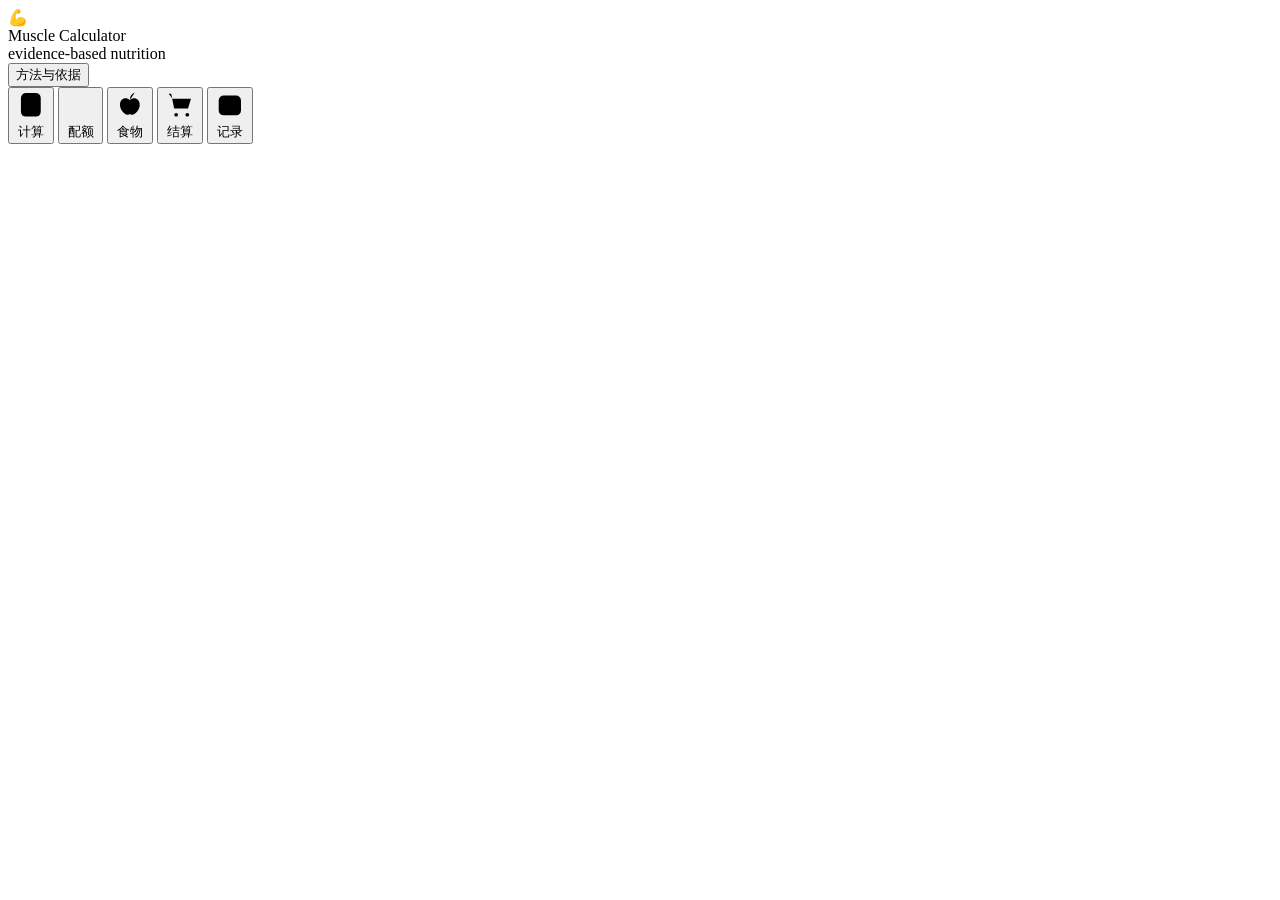
<file: src/index.html>
<!doctype html>
<html lang="zh-CN">
<head>
<meta charset="utf-8">
<meta name="viewport" content="width=device-width, initial-scale=1, viewport-fit=cover">
<title>Muscle Calculator · 增肌减脂饮食计算器</title>
<meta name="theme-color" content="#08080a">
<link rel="manifest" href="manifest.webmanifest">
<meta name="app-build" content="__BUILD__">
<link rel="apple-touch-icon" href="[data-uri]">
<link rel="icon" type="image/png" href="[data-uri]">
<meta name="apple-mobile-web-app-capable" content="yes">
<meta name="mobile-web-app-capable" content="yes">
<meta name="apple-mobile-web-app-status-bar-style" content="black-translucent">
<meta name="apple-mobile-web-app-title" content="Muscle Calculator">

<meta name="description" content="输入身高体重与训练状态，算出每天该吃的碳水、蛋白质、脂肪克数，并换算成具体食物与份量。">
<style>/*__STYLES__*/</style>
</head>
<body>
<div class="ambient">
  <div class="orb a"></div>
  <div class="orb b"></div>
  <div class="orb c"></div>
</div>

<div class="app">
  <header class="topbar">
    <div class="brand">
      <div class="brand-mark">💪</div>
      <div>
        <div class="brand-name">Muscle Calculator</div>
        <div class="brand-sub">evidence-based nutrition</div>
      </div>
    </div>
    <button class="ghost-btn" data-action="evidence">方法与依据</button>
  </header>
  <main id="main"></main>
</div>

<nav class="tabbar">
  <button class="tab on" data-tab="input">
    <svg viewBox="0 0 24 24"><rect x="4" y="2.5" width="16" height="19" rx="4"/><path d="M8 7h8M8 12h3M8 16h5"/></svg>
    计算
  </button>
  <button class="tab" data-tab="result">
    <svg viewBox="0 0 24 24"><path d="M4 19V9M10 19V5M16 19v-7M22 19H2"/></svg>
    配额
  </button>
  <button class="tab" data-tab="food">
    <svg viewBox="0 0 24 24"><path d="M12 8c-3.5-3-8-1-8 4 0 4 3.5 8 6 8 1 0 1.5-.5 2-.5s1 .5 2 .5c2.5 0 6-4 6-8 0-5-4.5-7-8-4Z"/><path d="M12 8c0-3 1.5-5 4-6"/></svg>
    食物
  </button>
  <button class="tab" data-tab="meal">
    <svg viewBox="0 0 24 24"><circle cx="9" cy="20" r="1.5"/><circle cx="18" cy="20" r="1.5"/><path d="M3 3h2l2.4 12h11.2L21 7H6"/></svg>
    结算
  </button>
  <button class="tab" data-tab="log">
    <svg viewBox="0 0 24 24"><rect x="3" y="4.5" width="18" height="16" rx="4"/><path d="M8 2.5v4M16 2.5v4M3 10h18"/></svg>
    记录
  </button>
</nav>

<div class="sheet-mask" id="sheetMask"></div>
<div class="sheet" id="sheet"><div id="sheetInner"></div></div>

<script>/*__DATA__*/</script>
<script>/*__APP__*/</script>
</body>
</html>
</file>
